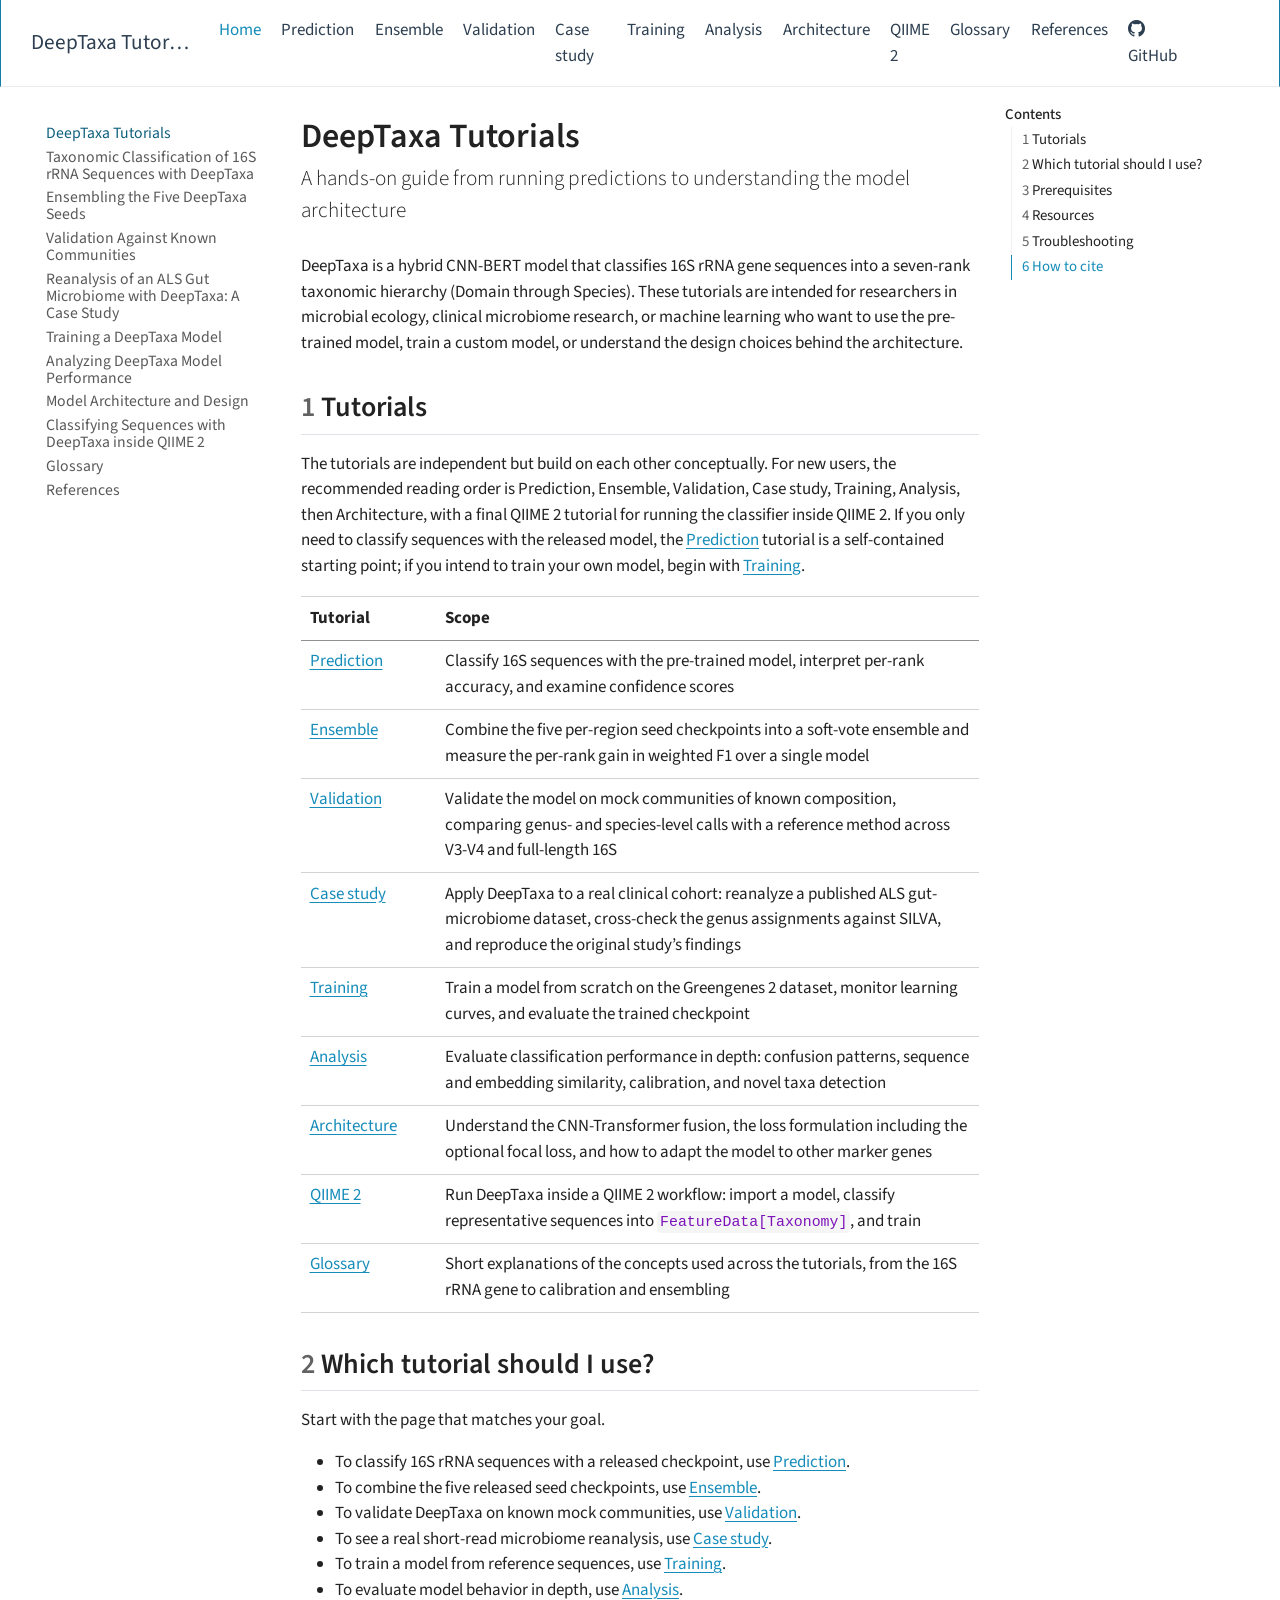
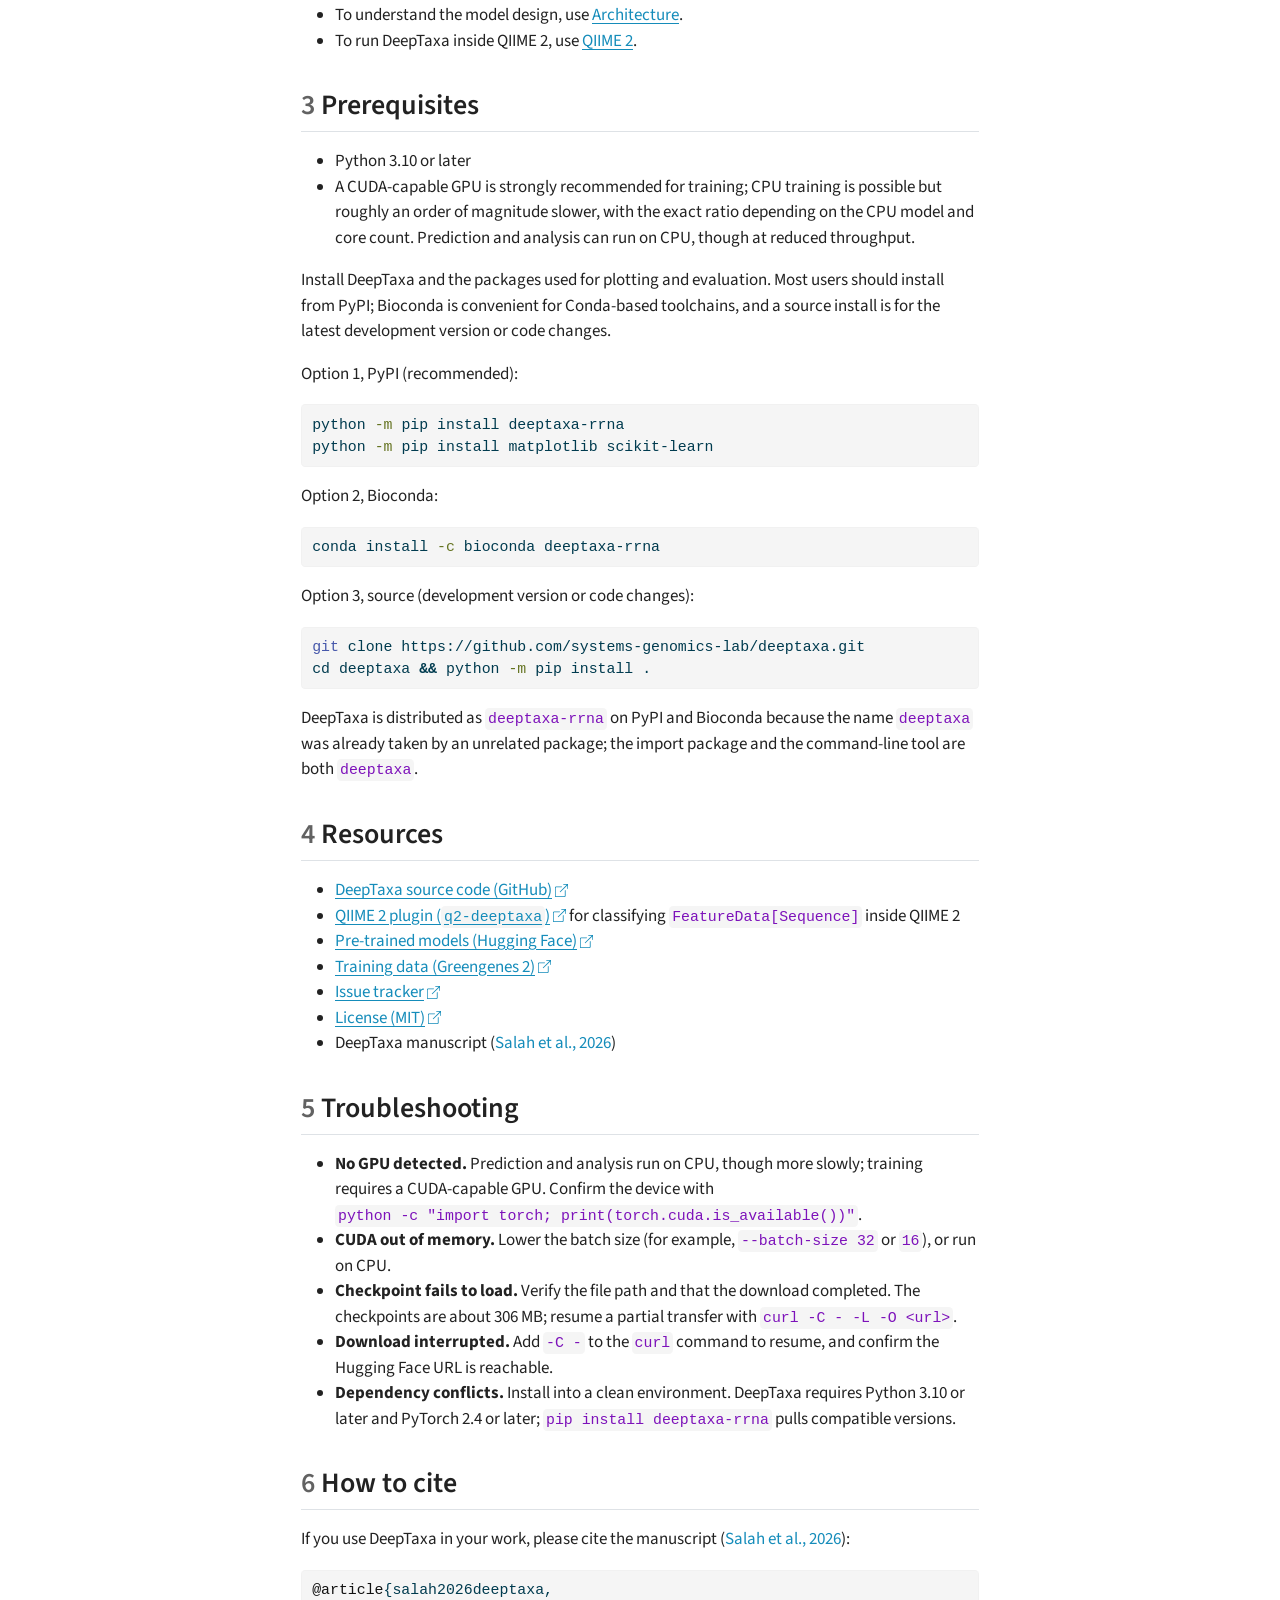
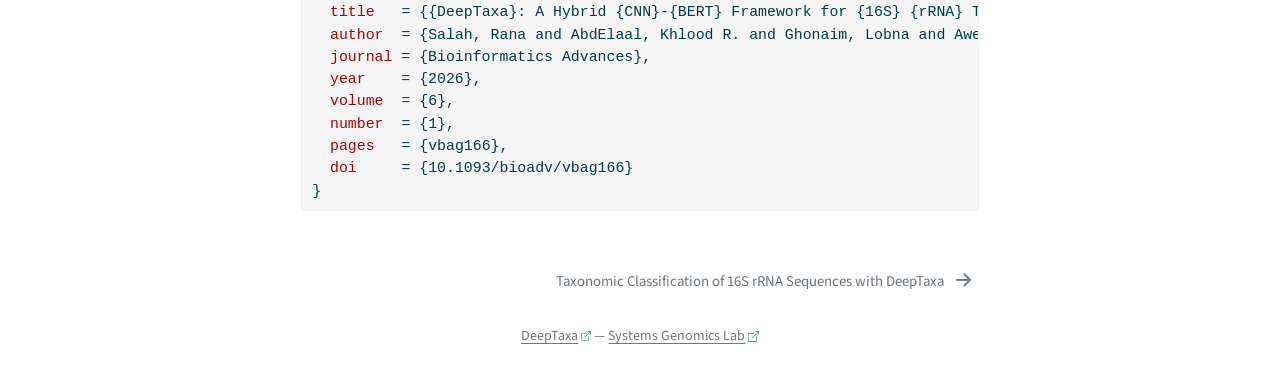
<file: index.html>
<!DOCTYPE html>
<html xmlns="http://www.w3.org/1999/xhtml" lang="en" xml:lang="en"><head>

<meta charset="utf-8">
<meta name="generator" content="quarto-1.9.36">

<meta name="viewport" content="width=device-width, initial-scale=1.0, user-scalable=yes">


<title>DeepTaxa Tutorials</title>
<style>
/* Default styles provided by pandoc.
** See https://pandoc.org/MANUAL.html#variables-for-html for config info.
*/
code{white-space: pre-wrap;}
span.smallcaps{font-variant: small-caps;}
div.columns{display: flex; gap: min(4vw, 1.5em);}
div.column{flex: auto; overflow-x: auto;}
div.hanging-indent{margin-left: 1.5em; text-indent: -1.5em;}
ul.task-list{list-style: none;}
ul.task-list li input[type="checkbox"] {
  width: 0.8em;
  margin: 0 0.8em 0.2em -1em; /* quarto-specific, see https://github.com/quarto-dev/quarto-cli/issues/4556 */ 
  vertical-align: middle;
}
/* CSS for syntax highlighting */
html { -webkit-text-size-adjust: 100%; }
pre > code.sourceCode { white-space: pre; position: relative; }
pre > code.sourceCode > span { display: inline-block; line-height: 1.25; }
pre > code.sourceCode > span:empty { height: 1.2em; }
.sourceCode { overflow: visible; }
code.sourceCode > span { color: inherit; text-decoration: inherit; }
div.sourceCode { margin: 1em 0; }
pre.sourceCode { margin: 0; }
@media screen {
div.sourceCode { overflow: auto; }
}
@media print {
pre > code.sourceCode { white-space: pre-wrap; }
pre > code.sourceCode > span { text-indent: -5em; padding-left: 5em; }
}
pre.numberSource code
  { counter-reset: source-line 0; }
pre.numberSource code > span
  { position: relative; left: -4em; counter-increment: source-line; }
pre.numberSource code > span > a:first-child::before
  { content: counter(source-line);
    position: relative; left: -1em; text-align: right; vertical-align: baseline;
    border: none; display: inline-block;
    -webkit-touch-callout: none; -webkit-user-select: none;
    -khtml-user-select: none; -moz-user-select: none;
    -ms-user-select: none; user-select: none;
    padding: 0 4px; width: 4em;
  }
pre.numberSource { margin-left: 3em;  padding-left: 4px; }
div.sourceCode
  {   }
@media screen {
pre > code.sourceCode > span > a:first-child::before { text-decoration: underline; }
}
/* CSS for citations */
div.csl-bib-body { }
div.csl-entry {
  clear: both;
  margin-bottom: 0em;
}
.hanging-indent div.csl-entry {
  margin-left:2em;
  text-indent:-2em;
}
div.csl-left-margin {
  min-width:2em;
  float:left;
}
div.csl-right-inline {
  margin-left:2em;
  padding-left:1em;
}
div.csl-indent {
  margin-left: 2em;
}</style>


<script src="site_libs/quarto-nav/quarto-nav.js"></script>
<script src="site_libs/quarto-nav/headroom.min.js"></script>
<script src="site_libs/clipboard/clipboard.min.js"></script>
<script src="site_libs/quarto-search/autocomplete.umd.js"></script>
<script src="site_libs/quarto-search/fuse.min.js"></script>
<script src="site_libs/quarto-search/quarto-search.js"></script>
<meta name="quarto:offset" content="./">
<link href="./prediction.html" rel="next">
<script src="site_libs/quarto-html/quarto.js" type="module"></script>
<script src="site_libs/quarto-html/tabsets/tabsets.js" type="module"></script>
<script src="site_libs/quarto-html/popper.min.js"></script>
<script src="site_libs/quarto-html/tippy.umd.min.js"></script>
<script src="site_libs/quarto-html/anchor.min.js"></script>
<link href="site_libs/quarto-html/tippy.css" rel="stylesheet">
<link href="site_libs/quarto-html/quarto-syntax-highlighting-845c23b38eaddc0f92fda52bfe77a8c8.css" rel="stylesheet" id="quarto-text-highlighting-styles">
<script src="site_libs/bootstrap/bootstrap.min.js"></script>
<link href="site_libs/bootstrap/bootstrap-icons.css" rel="stylesheet">
<link href="site_libs/bootstrap/bootstrap-482db2502be4e79ccbba6954410fcff1.min.css" rel="stylesheet" append-hash="true" id="quarto-bootstrap" data-mode="light">
<script id="quarto-search-options" type="application/json">{
  "location": "navbar",
  "copy-button": false,
  "collapse-after": 3,
  "panel-placement": "end",
  "type": "overlay",
  "limit": 50,
  "keyboard-shortcut": [
    "f",
    "/",
    "s"
  ],
  "show-item-context": false,
  "language": {
    "search-no-results-text": "No results",
    "search-matching-documents-text": "matching documents",
    "search-copy-link-title": "Copy link to search",
    "search-hide-matches-text": "Hide additional matches",
    "search-more-match-text": "more match in this document",
    "search-more-matches-text": "more matches in this document",
    "search-clear-button-title": "Clear",
    "search-text-placeholder": "",
    "search-detached-cancel-button-title": "Cancel",
    "search-submit-button-title": "Submit",
    "search-label": "Search"
  }
}</script>
<style>html{ scroll-behavior: smooth; }</style>
<!-- Cloudflare Web Analytics --><script defer="" src="https://static.cloudflareinsights.com/beacon.min.js" data-cf-beacon="{&quot;token&quot;: &quot;814105493de84c40bfe298120ac18d08&quot;}"></script><!-- End Cloudflare Web Analytics -->
<script>
// Point inline citation links at the central References page while keeping
// the on-page (hidden) bibliography that feeds the hover popups.
window.addEventListener('load', function () {
  var probe = document.querySelector('link[href*="site_libs/"], script[src*="site_libs/"]');
  var prefix = '';
  if (probe) { var u = probe.getAttribute('href') || probe.getAttribute('src'); prefix = u.substring(0, u.indexOf('site_libs/')); }
  document.querySelectorAll('a[role="doc-biblioref"]').forEach(function (a) {
    var frag = a.hash;
    if (frag && frag.indexOf('#ref-') === 0) a.setAttribute('href', prefix + 'references.html' + frag);
  });
});
</script>


</head>

<body class="nav-sidebar floating nav-fixed quarto-light">

<div id="quarto-search-results"></div>
  <header id="quarto-header" class="headroom fixed-top">
    <nav class="navbar navbar-expand-lg " data-bs-theme="dark">
      <div class="navbar-container container-fluid">
      <div class="navbar-brand-container mx-auto">
    <a class="navbar-brand" href="./index.html">
    <span class="navbar-title">DeepTaxa Tutorials</span>
    </a>
  </div>
            <div id="quarto-search" class="" title="Search"></div>
          <button class="navbar-toggler" type="button" data-bs-toggle="collapse" data-bs-target="#navbarCollapse" aria-controls="navbarCollapse" role="menu" aria-expanded="false" aria-label="Toggle navigation" onclick="if (window.quartoToggleHeadroom) { window.quartoToggleHeadroom(); }">
  <span class="navbar-toggler-icon"></span>
</button>
          <div class="collapse navbar-collapse" id="navbarCollapse">
            <ul class="navbar-nav navbar-nav-scroll me-auto">
  <li class="nav-item">
    <a class="nav-link active" href="./index.html" aria-current="page"> 
<span class="menu-text">Home</span></a>
  </li>  
  <li class="nav-item">
    <a class="nav-link" href="./prediction.html"> 
<span class="menu-text">Prediction</span></a>
  </li>  
  <li class="nav-item">
    <a class="nav-link" href="./ensemble.html"> 
<span class="menu-text">Ensemble</span></a>
  </li>  
  <li class="nav-item">
    <a class="nav-link" href="./validation.html"> 
<span class="menu-text">Validation</span></a>
  </li>  
  <li class="nav-item">
    <a class="nav-link" href="./casestudy.html"> 
<span class="menu-text">Case study</span></a>
  </li>  
  <li class="nav-item">
    <a class="nav-link" href="./training.html"> 
<span class="menu-text">Training</span></a>
  </li>  
  <li class="nav-item">
    <a class="nav-link" href="./analysis.html"> 
<span class="menu-text">Analysis</span></a>
  </li>  
  <li class="nav-item">
    <a class="nav-link" href="./architecture.html"> 
<span class="menu-text">Architecture</span></a>
  </li>  
  <li class="nav-item">
    <a class="nav-link" href="./qiime2.html"> 
<span class="menu-text">QIIME 2</span></a>
  </li>  
  <li class="nav-item">
    <a class="nav-link" href="./glossary.html"> 
<span class="menu-text">Glossary</span></a>
  </li>  
  <li class="nav-item">
    <a class="nav-link" href="./references.html"> 
<span class="menu-text">References</span></a>
  </li>  
</ul>
            <ul class="navbar-nav navbar-nav-scroll ms-auto">
  <li class="nav-item">
    <a class="nav-link" href="https://github.com/systems-genomics-lab/deeptaxa"> <i class="bi bi-github" role="img">
</i> 
<span class="menu-text">GitHub</span></a>
  </li>  
</ul>
          </div> <!-- /navcollapse -->
            <div class="quarto-navbar-tools">
</div>
      </div> <!-- /container-fluid -->
    </nav>
  <nav class="quarto-secondary-nav">
    <div class="container-fluid d-flex">
      <button type="button" class="quarto-btn-toggle btn" data-bs-toggle="collapse" role="button" data-bs-target=".quarto-sidebar-collapse-item" aria-controls="quarto-sidebar" aria-expanded="false" aria-label="Toggle sidebar navigation" onclick="if (window.quartoToggleHeadroom) { window.quartoToggleHeadroom(); }">
        <i class="bi bi-layout-text-sidebar-reverse"></i>
      </button>
        <nav class="quarto-page-breadcrumbs" aria-label="breadcrumb"><ol class="breadcrumb"><li class="breadcrumb-item"><a href="./index.html">DeepTaxa Tutorials</a></li></ol></nav>
        <a class="flex-grow-1" role="navigation" data-bs-toggle="collapse" data-bs-target=".quarto-sidebar-collapse-item" aria-controls="quarto-sidebar" aria-expanded="false" aria-label="Toggle sidebar navigation" onclick="if (window.quartoToggleHeadroom) { window.quartoToggleHeadroom(); }">      
        </a>
    </div>
  </nav>
</header>
<!-- content -->
<div id="quarto-content" class="quarto-container page-columns page-rows-contents page-layout-article page-navbar">
<!-- sidebar -->
  <nav id="quarto-sidebar" class="sidebar collapse collapse-horizontal quarto-sidebar-collapse-item sidebar-navigation floating overflow-auto">
    <div class="sidebar-menu-container"> 
    <ul class="list-unstyled mt-1">
        <li class="sidebar-item">
  <div class="sidebar-item-container"> 
  <a href="./index.html" class="sidebar-item-text sidebar-link active">
 <span class="menu-text">DeepTaxa Tutorials</span></a>
  </div>
</li>
        <li class="sidebar-item">
  <div class="sidebar-item-container"> 
  <a href="./prediction.html" class="sidebar-item-text sidebar-link">
 <span class="menu-text">Taxonomic Classification of 16S rRNA Sequences with DeepTaxa</span></a>
  </div>
</li>
        <li class="sidebar-item">
  <div class="sidebar-item-container"> 
  <a href="./ensemble.html" class="sidebar-item-text sidebar-link">
 <span class="menu-text">Ensembling the Five DeepTaxa Seeds</span></a>
  </div>
</li>
        <li class="sidebar-item">
  <div class="sidebar-item-container"> 
  <a href="./validation.html" class="sidebar-item-text sidebar-link">
 <span class="menu-text">Validation Against Known Communities</span></a>
  </div>
</li>
        <li class="sidebar-item">
  <div class="sidebar-item-container"> 
  <a href="./casestudy.html" class="sidebar-item-text sidebar-link">
 <span class="menu-text">Reanalysis of an ALS Gut Microbiome with DeepTaxa: A Case Study</span></a>
  </div>
</li>
        <li class="sidebar-item">
  <div class="sidebar-item-container"> 
  <a href="./training.html" class="sidebar-item-text sidebar-link">
 <span class="menu-text">Training a DeepTaxa Model</span></a>
  </div>
</li>
        <li class="sidebar-item">
  <div class="sidebar-item-container"> 
  <a href="./analysis.html" class="sidebar-item-text sidebar-link">
 <span class="menu-text">Analyzing DeepTaxa Model Performance</span></a>
  </div>
</li>
        <li class="sidebar-item">
  <div class="sidebar-item-container"> 
  <a href="./architecture.html" class="sidebar-item-text sidebar-link">
 <span class="menu-text">Model Architecture and Design</span></a>
  </div>
</li>
        <li class="sidebar-item">
  <div class="sidebar-item-container"> 
  <a href="./qiime2.html" class="sidebar-item-text sidebar-link">
 <span class="menu-text">Classifying Sequences with DeepTaxa inside QIIME 2</span></a>
  </div>
</li>
        <li class="sidebar-item">
  <div class="sidebar-item-container"> 
  <a href="./glossary.html" class="sidebar-item-text sidebar-link">
 <span class="menu-text">Glossary</span></a>
  </div>
</li>
        <li class="sidebar-item">
  <div class="sidebar-item-container"> 
  <a href="./references.html" class="sidebar-item-text sidebar-link">
 <span class="menu-text">References</span></a>
  </div>
</li>
    </ul>
    </div>
</nav>
<div id="quarto-sidebar-glass" class="quarto-sidebar-collapse-item" data-bs-toggle="collapse" data-bs-target=".quarto-sidebar-collapse-item"></div>
<!-- margin-sidebar -->
    <div id="quarto-margin-sidebar" class="sidebar margin-sidebar">
        <nav id="TOC" role="doc-toc" class="toc-active">
    <h2 id="toc-title">Contents</h2>
   
  <ul>
  <li><a href="#tutorials" id="toc-tutorials" class="nav-link active" data-scroll-target="#tutorials"><span class="header-section-number">1</span> Tutorials</a></li>
  <li><a href="#which-tutorial-should-i-use" id="toc-which-tutorial-should-i-use" class="nav-link" data-scroll-target="#which-tutorial-should-i-use"><span class="header-section-number">2</span> Which tutorial should I use?</a></li>
  <li><a href="#prerequisites" id="toc-prerequisites" class="nav-link" data-scroll-target="#prerequisites"><span class="header-section-number">3</span> Prerequisites</a></li>
  <li><a href="#resources" id="toc-resources" class="nav-link" data-scroll-target="#resources"><span class="header-section-number">4</span> Resources</a></li>
  <li><a href="#troubleshooting" id="toc-troubleshooting" class="nav-link" data-scroll-target="#troubleshooting"><span class="header-section-number">5</span> Troubleshooting</a></li>
  <li><a href="#how-to-cite" id="toc-how-to-cite" class="nav-link" data-scroll-target="#how-to-cite"><span class="header-section-number">6</span> How to cite</a></li>
  </ul>
</nav>
    </div>
<!-- main -->
<main class="content" id="quarto-document-content">

<header id="title-block-header" class="quarto-title-block default">
<div class="quarto-title">
<h1 class="title">DeepTaxa Tutorials</h1>
<p class="subtitle lead">A hands-on guide from running predictions to understanding the model architecture</p>
</div>



<div class="quarto-title-meta">

    
  
    
  </div>
  


</header>


<p>DeepTaxa is a hybrid CNN-BERT model that classifies 16S rRNA gene sequences into a seven-rank taxonomic hierarchy (Domain through Species). These tutorials are intended for researchers in microbial ecology, clinical microbiome research, or machine learning who want to use the pre-trained model, train a custom model, or understand the design choices behind the architecture.</p>
<section id="tutorials" class="level2" data-number="1">
<h2 data-number="1" class="anchored" data-anchor-id="tutorials"><span class="header-section-number">1</span> Tutorials</h2>
<p>The tutorials are independent but build on each other conceptually. For new users, the recommended reading order is Prediction, Ensemble, Validation, Case study, Training, Analysis, then Architecture, with a final QIIME 2 tutorial for running the classifier inside QIIME 2. If you only need to classify sequences with the released model, the <a href="./prediction.html">Prediction</a> tutorial is a self-contained starting point; if you intend to train your own model, begin with <a href="./training.html">Training</a>.</p>
<table class="caption-top table">
<colgroup>
<col style="width: 20%">
<col style="width: 80%">
</colgroup>
<thead>
<tr class="header">
<th>Tutorial</th>
<th>Scope</th>
</tr>
</thead>
<tbody>
<tr class="odd">
<td><a href="./prediction.html">Prediction</a></td>
<td>Classify 16S sequences with the pre-trained model, interpret per-rank accuracy, and examine confidence scores</td>
</tr>
<tr class="even">
<td><a href="./ensemble.html">Ensemble</a></td>
<td>Combine the five per-region seed checkpoints into a soft-vote ensemble and measure the per-rank gain in weighted F1 over a single model</td>
</tr>
<tr class="odd">
<td><a href="./validation.html">Validation</a></td>
<td>Validate the model on mock communities of known composition, comparing genus- and species-level calls with a reference method across V3-V4 and full-length 16S</td>
</tr>
<tr class="even">
<td><a href="./casestudy.html">Case study</a></td>
<td>Apply DeepTaxa to a real clinical cohort: reanalyze a published ALS gut-microbiome dataset, cross-check the genus assignments against SILVA, and reproduce the original study’s findings</td>
</tr>
<tr class="odd">
<td><a href="./training.html">Training</a></td>
<td>Train a model from scratch on the Greengenes 2 dataset, monitor learning curves, and evaluate the trained checkpoint</td>
</tr>
<tr class="even">
<td><a href="./analysis.html">Analysis</a></td>
<td>Evaluate classification performance in depth: confusion patterns, sequence and embedding similarity, calibration, and novel taxa detection</td>
</tr>
<tr class="odd">
<td><a href="./architecture.html">Architecture</a></td>
<td>Understand the CNN-Transformer fusion, the loss formulation including the optional focal loss, and how to adapt the model to other marker genes</td>
</tr>
<tr class="even">
<td><a href="./qiime2.html">QIIME 2</a></td>
<td>Run DeepTaxa inside a QIIME 2 workflow: import a model, classify representative sequences into <code>FeatureData[Taxonomy]</code>, and train</td>
</tr>
<tr class="odd">
<td><a href="./glossary.html">Glossary</a></td>
<td>Short explanations of the concepts used across the tutorials, from the 16S rRNA gene to calibration and ensembling</td>
</tr>
</tbody>
</table>
</section>
<section id="which-tutorial-should-i-use" class="level2" data-number="2">
<h2 data-number="2" class="anchored" data-anchor-id="which-tutorial-should-i-use"><span class="header-section-number">2</span> Which tutorial should I use?</h2>
<p>Start with the page that matches your goal.</p>
<ul>
<li>To classify 16S rRNA sequences with a released checkpoint, use <a href="./prediction.html">Prediction</a>.</li>
<li>To combine the five released seed checkpoints, use <a href="./ensemble.html">Ensemble</a>.</li>
<li>To validate DeepTaxa on known mock communities, use <a href="./validation.html">Validation</a>.</li>
<li>To see a real short-read microbiome reanalysis, use <a href="./casestudy.html">Case study</a>.</li>
<li>To train a model from reference sequences, use <a href="./training.html">Training</a>.</li>
<li>To evaluate model behavior in depth, use <a href="./analysis.html">Analysis</a>.</li>
<li>To understand the model design, use <a href="./architecture.html">Architecture</a>.</li>
<li>To run DeepTaxa inside QIIME 2, use <a href="./qiime2.html">QIIME 2</a>.</li>
</ul>
</section>
<section id="prerequisites" class="level2" data-number="3">
<h2 data-number="3" class="anchored" data-anchor-id="prerequisites"><span class="header-section-number">3</span> Prerequisites</h2>
<ul>
<li>Python 3.10 or later</li>
<li>A CUDA-capable GPU is strongly recommended for training; CPU training is possible but roughly an order of magnitude slower, with the exact ratio depending on the CPU model and core count. Prediction and analysis can run on CPU, though at reduced throughput.</li>
</ul>
<p>Install DeepTaxa and the packages used for plotting and evaluation. Most users should install from PyPI; Bioconda is convenient for Conda-based toolchains, and a source install is for the latest development version or code changes.</p>
<p>Option 1, PyPI (recommended):</p>
<div class="code-copy-outer-scaffold"><div class="sourceCode" id="cb1"><pre class="sourceCode bash code-with-copy"><code class="sourceCode bash"><span id="cb1-1"><a href="#cb1-1" aria-hidden="true" tabindex="-1"></a><span class="ex">python</span> <span class="at">-m</span> pip install deeptaxa-rrna</span>
<span id="cb1-2"><a href="#cb1-2" aria-hidden="true" tabindex="-1"></a><span class="ex">python</span> <span class="at">-m</span> pip install matplotlib scikit-learn</span></code></pre></div><button title="Copy to Clipboard" class="code-copy-button"><i class="bi"></i></button></div>
<p>Option 2, Bioconda:</p>
<div class="code-copy-outer-scaffold"><div class="sourceCode" id="cb2"><pre class="sourceCode bash code-with-copy"><code class="sourceCode bash"><span id="cb2-1"><a href="#cb2-1" aria-hidden="true" tabindex="-1"></a><span class="ex">conda</span> install <span class="at">-c</span> bioconda deeptaxa-rrna</span></code></pre></div><button title="Copy to Clipboard" class="code-copy-button"><i class="bi"></i></button></div>
<p>Option 3, source (development version or code changes):</p>
<div class="code-copy-outer-scaffold"><div class="sourceCode" id="cb3"><pre class="sourceCode bash code-with-copy"><code class="sourceCode bash"><span id="cb3-1"><a href="#cb3-1" aria-hidden="true" tabindex="-1"></a><span class="fu">git</span> clone https://github.com/systems-genomics-lab/deeptaxa.git</span>
<span id="cb3-2"><a href="#cb3-2" aria-hidden="true" tabindex="-1"></a><span class="bu">cd</span> deeptaxa <span class="kw">&amp;&amp;</span> <span class="ex">python</span> <span class="at">-m</span> pip install .</span></code></pre></div><button title="Copy to Clipboard" class="code-copy-button"><i class="bi"></i></button></div>
<p>DeepTaxa is distributed as <code>deeptaxa-rrna</code> on PyPI and Bioconda because the name <code>deeptaxa</code> was already taken by an unrelated package; the import package and the command-line tool are both <code>deeptaxa</code>.</p>
</section>
<section id="resources" class="level2" data-number="4">
<h2 data-number="4" class="anchored" data-anchor-id="resources"><span class="header-section-number">4</span> Resources</h2>
<ul>
<li><a href="https://github.com/systems-genomics-lab/deeptaxa">DeepTaxa source code (GitHub)</a></li>
<li><a href="https://github.com/systems-genomics-lab/deeptaxa/tree/main/q2_deeptaxa">QIIME 2 plugin (<code>q2-deeptaxa</code>)</a> for classifying <code>FeatureData[Sequence]</code> inside QIIME 2</li>
<li><a href="https://huggingface.co/systems-genomics-lab/deeptaxa">Pre-trained models (Hugging Face)</a></li>
<li><a href="https://huggingface.co/datasets/systems-genomics-lab/greengenes">Training data (Greengenes 2)</a></li>
<li><a href="https://github.com/systems-genomics-lab/deeptaxa/issues">Issue tracker</a></li>
<li><a href="https://github.com/systems-genomics-lab/deeptaxa/blob/main/LICENSE">License (MIT)</a></li>
<li>DeepTaxa manuscript <span class="citation" data-cites="salah2026deeptaxa">(<a href="#ref-salah2026deeptaxa" role="doc-biblioref">Salah et al., 2026</a>)</span></li>
</ul>
</section>
<section id="troubleshooting" class="level2" data-number="5">
<h2 data-number="5" class="anchored" data-anchor-id="troubleshooting"><span class="header-section-number">5</span> Troubleshooting</h2>
<ul>
<li><strong>No GPU detected.</strong> Prediction and analysis run on CPU, though more slowly; training requires a CUDA-capable GPU. Confirm the device with <code>python -c "import torch; print(torch.cuda.is_available())"</code>.</li>
<li><strong>CUDA out of memory.</strong> Lower the batch size (for example, <code>--batch-size 32</code> or <code>16</code>), or run on CPU.</li>
<li><strong>Checkpoint fails to load.</strong> Verify the file path and that the download completed. The checkpoints are about 306 MB; resume a partial transfer with <code>curl -C - -L -O &lt;url&gt;</code>.</li>
<li><strong>Download interrupted.</strong> Add <code>-C -</code> to the <code>curl</code> command to resume, and confirm the Hugging Face URL is reachable.</li>
<li><strong>Dependency conflicts.</strong> Install into a clean environment. DeepTaxa requires Python 3.10 or later and PyTorch 2.4 or later; <code>pip install deeptaxa-rrna</code> pulls compatible versions.</li>
</ul>
</section>
<section id="how-to-cite" class="level2" data-number="6">
<h2 data-number="6" class="anchored" data-anchor-id="how-to-cite"><span class="header-section-number">6</span> How to cite</h2>
<p>If you use DeepTaxa in your work, please cite the manuscript <span class="citation" data-cites="salah2026deeptaxa">(<a href="#ref-salah2026deeptaxa" role="doc-biblioref">Salah et al., 2026</a>)</span>:</p>
<div class="code-copy-outer-scaffold"><div class="sourceCode" id="cb4"><pre class="sourceCode bibtex code-with-copy"><code class="sourceCode bibtex"><span id="cb4-1"><a href="#cb4-1" aria-hidden="true" tabindex="-1"></a><span class="va">@article</span>{<span class="ot">salah2026deeptaxa</span>,</span>
<span id="cb4-2"><a href="#cb4-2" aria-hidden="true" tabindex="-1"></a>  <span class="dt">title</span>   = {{DeepTaxa}: A Hybrid {CNN}-{BERT} Framework for {16S} {rRNA} Taxonomic Classification},</span>
<span id="cb4-3"><a href="#cb4-3" aria-hidden="true" tabindex="-1"></a>  <span class="dt">author</span>  = {Salah, Rana and AbdElaal, Khlood R. and Ghonaim, Lobna and Awe, Olaitan I. and Moustafa, Ahmed},</span>
<span id="cb4-4"><a href="#cb4-4" aria-hidden="true" tabindex="-1"></a>  <span class="dt">journal</span> = {Bioinformatics Advances},</span>
<span id="cb4-5"><a href="#cb4-5" aria-hidden="true" tabindex="-1"></a>  <span class="dt">year</span>    = {2026},</span>
<span id="cb4-6"><a href="#cb4-6" aria-hidden="true" tabindex="-1"></a>  <span class="dt">volume</span>  = {6},</span>
<span id="cb4-7"><a href="#cb4-7" aria-hidden="true" tabindex="-1"></a>  <span class="dt">number</span>  = {1},</span>
<span id="cb4-8"><a href="#cb4-8" aria-hidden="true" tabindex="-1"></a>  <span class="dt">pages</span>   = {vbag166},</span>
<span id="cb4-9"><a href="#cb4-9" aria-hidden="true" tabindex="-1"></a>  <span class="dt">doi</span>     = {10.1093/bioadv/vbag166}</span>
<span id="cb4-10"><a href="#cb4-10" aria-hidden="true" tabindex="-1"></a>}</span></code></pre></div><button title="Copy to Clipboard" class="code-copy-button"><i class="bi"></i></button></div>



</section>

<div id="quarto-appendix" class="default"><section class="quarto-appendix-contents" role="doc-bibliography" id="quarto-bibliography"><h2 class="anchored quarto-appendix-heading">References</h2><div id="refs" class="references csl-bib-body hanging-indent" data-entry-spacing="0" data-line-spacing="2" role="list">
<div id="ref-salah2026deeptaxa" class="csl-entry" role="listitem">
Salah, R., AbdElaal, K. R., Ghonaim, L., Awe, O. I., &amp; Moustafa, A. (2026). <span>DeepTaxa</span>: A hybrid <span>CNN</span>-<span>BERT</span> framework for <span>16S</span> <span class="nocase">rRNA</span> taxonomic classification. <em>Bioinformatics Advances</em>, <em>6</em>(1), vbag166. <a href="https://doi.org/10.1093/bioadv/vbag166">https://doi.org/10.1093/bioadv/vbag166</a>
</div>
</div></section></div></main> <!-- /main -->
<script id="quarto-html-after-body" type="application/javascript">
  window.document.addEventListener("DOMContentLoaded", function (event) {
    const icon = "";
    const anchorJS = new window.AnchorJS();
    anchorJS.options = {
      placement: 'right',
      icon: icon
    };
    anchorJS.add('.anchored');
    const isCodeAnnotation = (el) => {
      for (const clz of el.classList) {
        if (clz.startsWith('code-annotation-')) {                     
          return true;
        }
      }
      return false;
    }
    const onCopySuccess = function(e) {
      // button target
      const button = e.trigger;
      // don't keep focus
      button.blur();
      // flash "checked"
      button.classList.add('code-copy-button-checked');
      var currentTitle = button.getAttribute("title");
      button.setAttribute("title", "Copied!");
      let tooltip;
      if (window.bootstrap) {
        button.setAttribute("data-bs-toggle", "tooltip");
        button.setAttribute("data-bs-placement", "left");
        button.setAttribute("data-bs-title", "Copied!");
        tooltip = new bootstrap.Tooltip(button, 
          { trigger: "manual", 
            customClass: "code-copy-button-tooltip",
            offset: [0, -8]});
        tooltip.show();    
      }
      setTimeout(function() {
        if (tooltip) {
          tooltip.hide();
          button.removeAttribute("data-bs-title");
          button.removeAttribute("data-bs-toggle");
          button.removeAttribute("data-bs-placement");
        }
        button.setAttribute("title", currentTitle);
        button.classList.remove('code-copy-button-checked');
      }, 1000);
      // clear code selection
      e.clearSelection();
    }
    const getTextToCopy = function(trigger) {
      const outerScaffold = trigger.parentElement.cloneNode(true);
      const codeEl = outerScaffold.querySelector('code');
      for (const childEl of codeEl.children) {
        if (isCodeAnnotation(childEl)) {
          childEl.remove();
        }
      }
      return codeEl.innerText;
    }
    const clipboard = new window.ClipboardJS('.code-copy-button:not([data-in-quarto-modal])', {
      text: getTextToCopy
    });
    clipboard.on('success', onCopySuccess);
    if (window.document.getElementById('quarto-embedded-source-code-modal')) {
      const clipboardModal = new window.ClipboardJS('.code-copy-button[data-in-quarto-modal]', {
        text: getTextToCopy,
        container: window.document.getElementById('quarto-embedded-source-code-modal')
      });
      clipboardModal.on('success', onCopySuccess);
    }
      var localhostRegex = new RegExp(/^(?:http|https):\/\/localhost\:?[0-9]*\//);
      var mailtoRegex = new RegExp(/^mailto:/);
        var filterRegex = new RegExp('/' + window.location.host + '/');
      var isInternal = (href) => {
          return filterRegex.test(href) || localhostRegex.test(href) || mailtoRegex.test(href);
      }
      // Inspect non-navigation links and adorn them if external
     var links = window.document.querySelectorAll('a[href]:not(.nav-link):not(.navbar-brand):not(.toc-action):not(.sidebar-link):not(.sidebar-item-toggle):not(.pagination-link):not(.no-external):not([aria-hidden]):not(.dropdown-item):not(.quarto-navigation-tool):not(.about-link)');
      for (var i=0; i<links.length; i++) {
        const link = links[i];
        if (!isInternal(link.href)) {
          // undo the damage that might have been done by quarto-nav.js in the case of
          // links that we want to consider external
          if (link.dataset.originalHref !== undefined) {
            link.href = link.dataset.originalHref;
          }
            // target, if specified
            link.setAttribute("target", "_blank");
            if (link.getAttribute("rel") === null) {
              link.setAttribute("rel", "noopener");
            }
            // default icon
            link.classList.add("external");
        }
      }
    function tippyHover(el, contentFn, onTriggerFn, onUntriggerFn) {
      const config = {
        allowHTML: true,
        maxWidth: 500,
        delay: 100,
        arrow: false,
        appendTo: function(el) {
            return el.parentElement;
        },
        interactive: true,
        interactiveBorder: 10,
        theme: 'quarto',
        placement: 'bottom-start',
      };
      if (contentFn) {
        config.content = contentFn;
      }
      if (onTriggerFn) {
        config.onTrigger = onTriggerFn;
      }
      if (onUntriggerFn) {
        config.onUntrigger = onUntriggerFn;
      }
      window.tippy(el, config); 
    }
    const noterefs = window.document.querySelectorAll('a[role="doc-noteref"]');
    for (var i=0; i<noterefs.length; i++) {
      const ref = noterefs[i];
      tippyHover(ref, function() {
        // use id or data attribute instead here
        let href = ref.getAttribute('data-footnote-href') || ref.getAttribute('href');
        try { href = new URL(href).hash; } catch {}
        const id = href.replace(/^#\/?/, "");
        const note = window.document.getElementById(id);
        if (note) {
          return note.innerHTML;
        } else {
          return "";
        }
      });
    }
    const xrefs = window.document.querySelectorAll('a.quarto-xref');
    const processXRef = (id, note) => {
      // Strip column container classes
      const stripColumnClz = (el) => {
        el.classList.remove("page-full", "page-columns");
        if (el.children) {
          for (const child of el.children) {
            stripColumnClz(child);
          }
        }
      }
      stripColumnClz(note)
      if (id === null || id.startsWith('sec-')) {
        // Special case sections, only their first couple elements
        const container = document.createElement("div");
        if (note.children && note.children.length > 2) {
          container.appendChild(note.children[0].cloneNode(true));
          for (let i = 1; i < note.children.length; i++) {
            const child = note.children[i];
            if (child.tagName === "P" && child.innerText === "") {
              continue;
            } else {
              container.appendChild(child.cloneNode(true));
              break;
            }
          }
          if (window.Quarto?.typesetMath) {
            window.Quarto.typesetMath(container);
          }
          return container.innerHTML
        } else {
          if (window.Quarto?.typesetMath) {
            window.Quarto.typesetMath(note);
          }
          return note.innerHTML;
        }
      } else {
        // Remove any anchor links if they are present
        const anchorLink = note.querySelector('a.anchorjs-link');
        if (anchorLink) {
          anchorLink.remove();
        }
        if (window.Quarto?.typesetMath) {
          window.Quarto.typesetMath(note);
        }
        if (note.classList.contains("callout")) {
          return note.outerHTML;
        } else {
          return note.innerHTML;
        }
      }
    }
    for (var i=0; i<xrefs.length; i++) {
      const xref = xrefs[i];
      tippyHover(xref, undefined, function(instance) {
        instance.disable();
        let url = xref.getAttribute('href');
        let hash = undefined; 
        if (url.startsWith('#')) {
          hash = url;
        } else {
          try { hash = new URL(url).hash; } catch {}
        }
        if (hash) {
          const id = hash.replace(/^#\/?/, "");
          const note = window.document.getElementById(id);
          if (note !== null) {
            try {
              const html = processXRef(id, note.cloneNode(true));
              instance.setContent(html);
            } finally {
              instance.enable();
              instance.show();
            }
          } else {
            // See if we can fetch this
            fetch(url.split('#')[0])
            .then(res => res.text())
            .then(html => {
              const parser = new DOMParser();
              const htmlDoc = parser.parseFromString(html, "text/html");
              const note = htmlDoc.getElementById(id);
              if (note !== null) {
                const html = processXRef(id, note);
                instance.setContent(html);
              } 
            }).finally(() => {
              instance.enable();
              instance.show();
            });
          }
        } else {
          // See if we can fetch a full url (with no hash to target)
          // This is a special case and we should probably do some content thinning / targeting
          fetch(url)
          .then(res => res.text())
          .then(html => {
            const parser = new DOMParser();
            const htmlDoc = parser.parseFromString(html, "text/html");
            const note = htmlDoc.querySelector('main.content');
            if (note !== null) {
              // This should only happen for chapter cross references
              // (since there is no id in the URL)
              // remove the first header
              if (note.children.length > 0 && note.children[0].tagName === "HEADER") {
                note.children[0].remove();
              }
              const html = processXRef(null, note);
              instance.setContent(html);
            } 
          }).finally(() => {
            instance.enable();
            instance.show();
          });
        }
      }, function(instance) {
      });
    }
        let selectedAnnoteEl;
        const selectorForAnnotation = ( cell, annotation) => {
          let cellAttr = 'data-code-cell="' + cell + '"';
          let lineAttr = 'data-code-annotation="' +  annotation + '"';
          const selector = 'span[' + cellAttr + '][' + lineAttr + ']';
          return selector;
        }
        const selectCodeLines = (annoteEl) => {
          const doc = window.document;
          const targetCell = annoteEl.getAttribute("data-target-cell");
          const targetAnnotation = annoteEl.getAttribute("data-target-annotation");
          const annoteSpan = window.document.querySelector(selectorForAnnotation(targetCell, targetAnnotation));
          const lines = annoteSpan.getAttribute("data-code-lines").split(",");
          const lineIds = lines.map((line) => {
            return targetCell + "-" + line;
          })
          let top = null;
          let height = null;
          let parent = null;
          if (lineIds.length > 0) {
              //compute the position of the single el (top and bottom and make a div)
              const el = window.document.getElementById(lineIds[0]);
              top = el.offsetTop;
              height = el.offsetHeight;
              parent = el.parentElement.parentElement;
            if (lineIds.length > 1) {
              const lastEl = window.document.getElementById(lineIds[lineIds.length - 1]);
              const bottom = lastEl.offsetTop + lastEl.offsetHeight;
              height = bottom - top;
            }
            if (top !== null && height !== null && parent !== null) {
              // cook up a div (if necessary) and position it 
              let div = window.document.getElementById("code-annotation-line-highlight");
              if (div === null) {
                div = window.document.createElement("div");
                div.setAttribute("id", "code-annotation-line-highlight");
                div.style.position = 'absolute';
                parent.appendChild(div);
              }
              div.style.top = top - 2 + "px";
              div.style.height = height + 4 + "px";
              div.style.left = 0;
              let gutterDiv = window.document.getElementById("code-annotation-line-highlight-gutter");
              if (gutterDiv === null) {
                gutterDiv = window.document.createElement("div");
                gutterDiv.setAttribute("id", "code-annotation-line-highlight-gutter");
                gutterDiv.style.position = 'absolute';
                const codeCell = window.document.getElementById(targetCell);
                const gutter = codeCell.querySelector('.code-annotation-gutter');
                gutter.appendChild(gutterDiv);
              }
              gutterDiv.style.top = top - 2 + "px";
              gutterDiv.style.height = height + 4 + "px";
            }
            selectedAnnoteEl = annoteEl;
          }
        };
        const unselectCodeLines = () => {
          const elementsIds = ["code-annotation-line-highlight", "code-annotation-line-highlight-gutter"];
          elementsIds.forEach((elId) => {
            const div = window.document.getElementById(elId);
            if (div) {
              div.remove();
            }
          });
          selectedAnnoteEl = undefined;
        };
          // Handle positioning of the toggle
      window.addEventListener(
        "resize",
        throttle(() => {
          elRect = undefined;
          if (selectedAnnoteEl) {
            selectCodeLines(selectedAnnoteEl);
          }
        }, 10)
      );
      function throttle(fn, ms) {
      let throttle = false;
      let timer;
        return (...args) => {
          if(!throttle) { // first call gets through
              fn.apply(this, args);
              throttle = true;
          } else { // all the others get throttled
              if(timer) clearTimeout(timer); // cancel #2
              timer = setTimeout(() => {
                fn.apply(this, args);
                timer = throttle = false;
              }, ms);
          }
        };
      }
        // Attach click handler to the DT
        const annoteDls = window.document.querySelectorAll('dt[data-target-cell]');
        for (const annoteDlNode of annoteDls) {
          annoteDlNode.addEventListener('click', (event) => {
            const clickedEl = event.target;
            if (clickedEl !== selectedAnnoteEl) {
              unselectCodeLines();
              const activeEl = window.document.querySelector('dt[data-target-cell].code-annotation-active');
              if (activeEl) {
                activeEl.classList.remove('code-annotation-active');
              }
              selectCodeLines(clickedEl);
              clickedEl.classList.add('code-annotation-active');
            } else {
              // Unselect the line
              unselectCodeLines();
              clickedEl.classList.remove('code-annotation-active');
            }
          });
        }
    const findCites = (el) => {
      const parentEl = el.parentElement;
      if (parentEl) {
        const cites = parentEl.dataset.cites;
        if (cites) {
          return {
            el,
            cites: cites.split(' ')
          };
        } else {
          return findCites(el.parentElement)
        }
      } else {
        return undefined;
      }
    };
    var bibliorefs = window.document.querySelectorAll('a[role="doc-biblioref"]');
    for (var i=0; i<bibliorefs.length; i++) {
      const ref = bibliorefs[i];
      const citeInfo = findCites(ref);
      if (citeInfo) {
        tippyHover(citeInfo.el, function() {
          var popup = window.document.createElement('div');
          citeInfo.cites.forEach(function(cite) {
            var citeDiv = window.document.createElement('div');
            citeDiv.classList.add('hanging-indent');
            citeDiv.classList.add('csl-entry');
            var biblioDiv = window.document.getElementById('ref-' + cite);
            if (biblioDiv) {
              citeDiv.innerHTML = biblioDiv.innerHTML;
            }
            popup.appendChild(citeDiv);
          });
          return popup.innerHTML;
        });
      }
    }
  });
  </script>
<nav class="page-navigation">
  <div class="nav-page nav-page-previous">
  </div>
  <div class="nav-page nav-page-next">
      <a href="./prediction.html" class="pagination-link" aria-label="Taxonomic Classification of 16S rRNA Sequences with DeepTaxa">
        <span class="nav-page-text">Taxonomic Classification of 16S rRNA Sequences with DeepTaxa</span> <i class="bi bi-arrow-right-short"></i>
      </a>
  </div>
</nav>
</div> <!-- /content -->
<footer class="footer">
  <div class="nav-footer">
    <div class="nav-footer-left">
      &nbsp;
    </div>   
    <div class="nav-footer-center">
<p><a href="https://github.com/systems-genomics-lab/deeptaxa">DeepTaxa</a> — <a href="http://systemsgenomics.io/">Systems Genomics Lab</a></p>
</div>
    <div class="nav-footer-right">
      &nbsp;
    </div>
  </div>
</footer>




<script src="site_libs/quarto-html/zenscroll-min.js"></script>
</body></html>
</file>
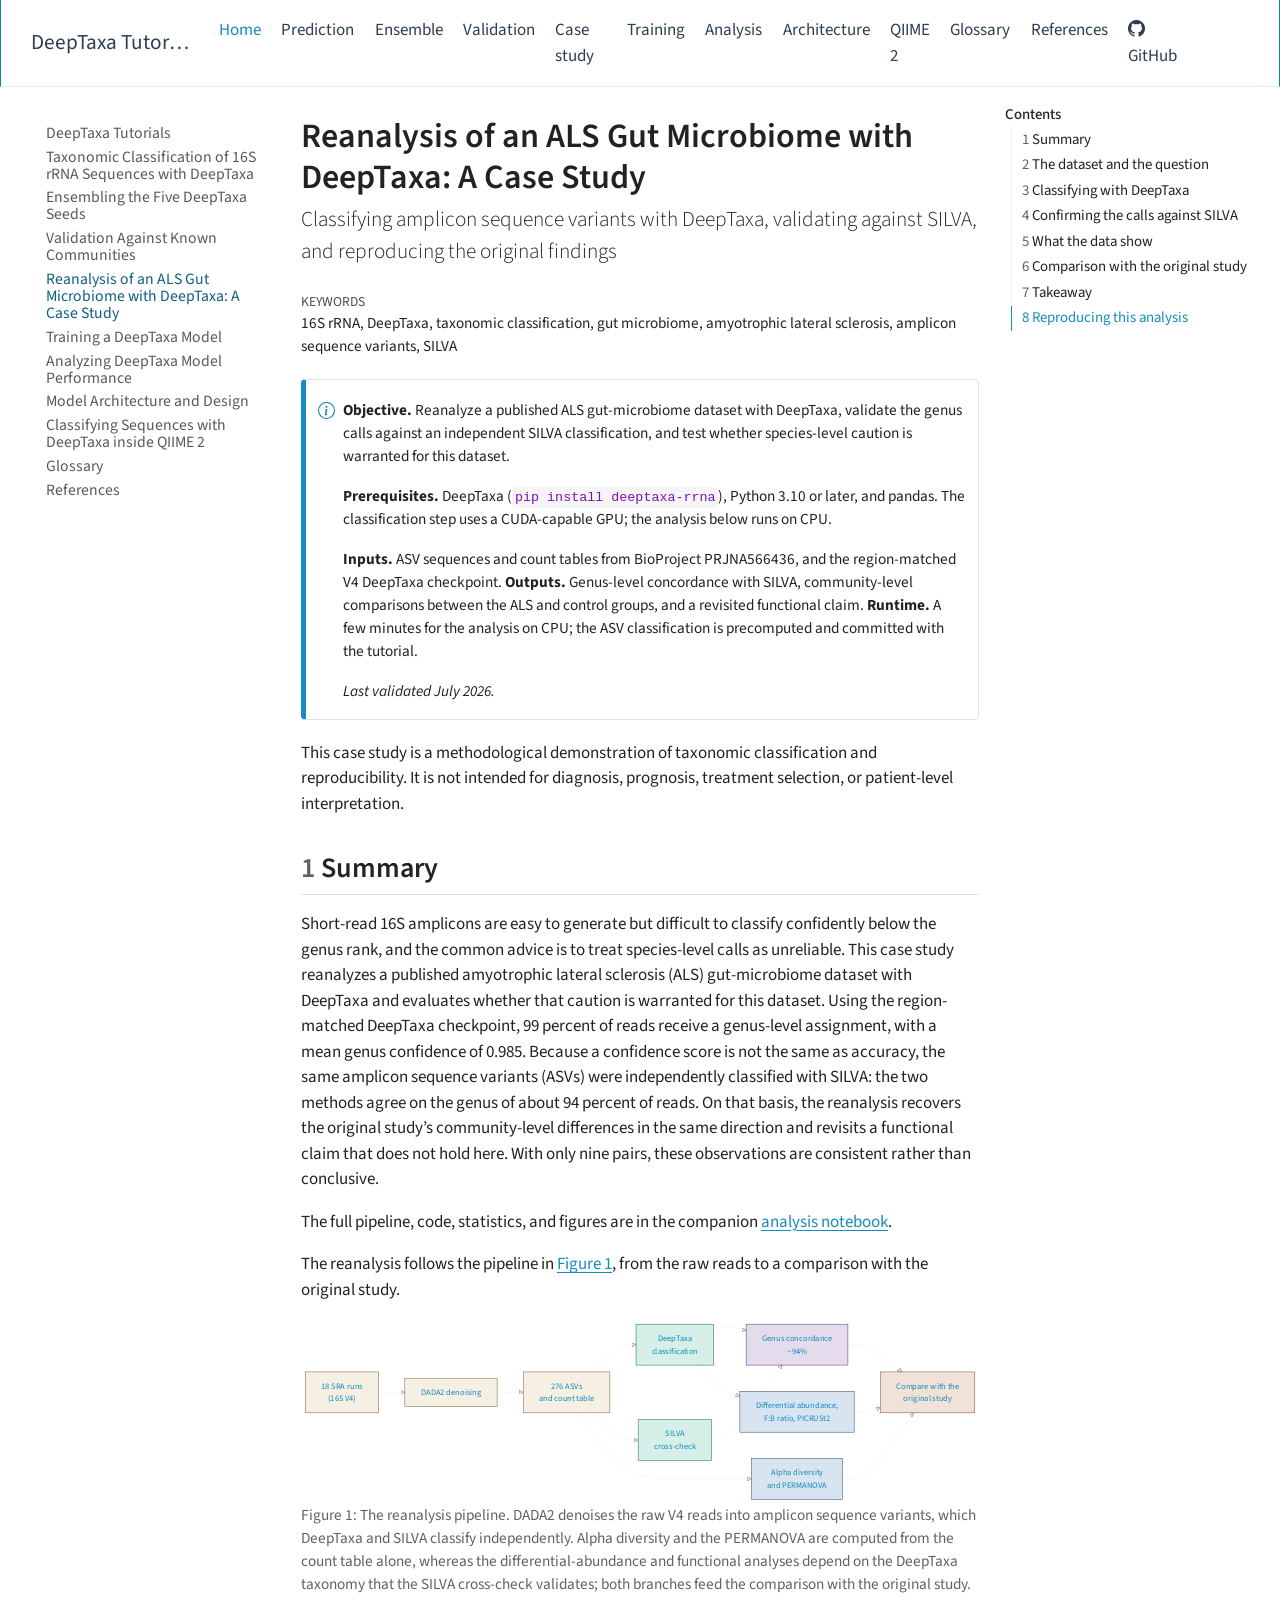
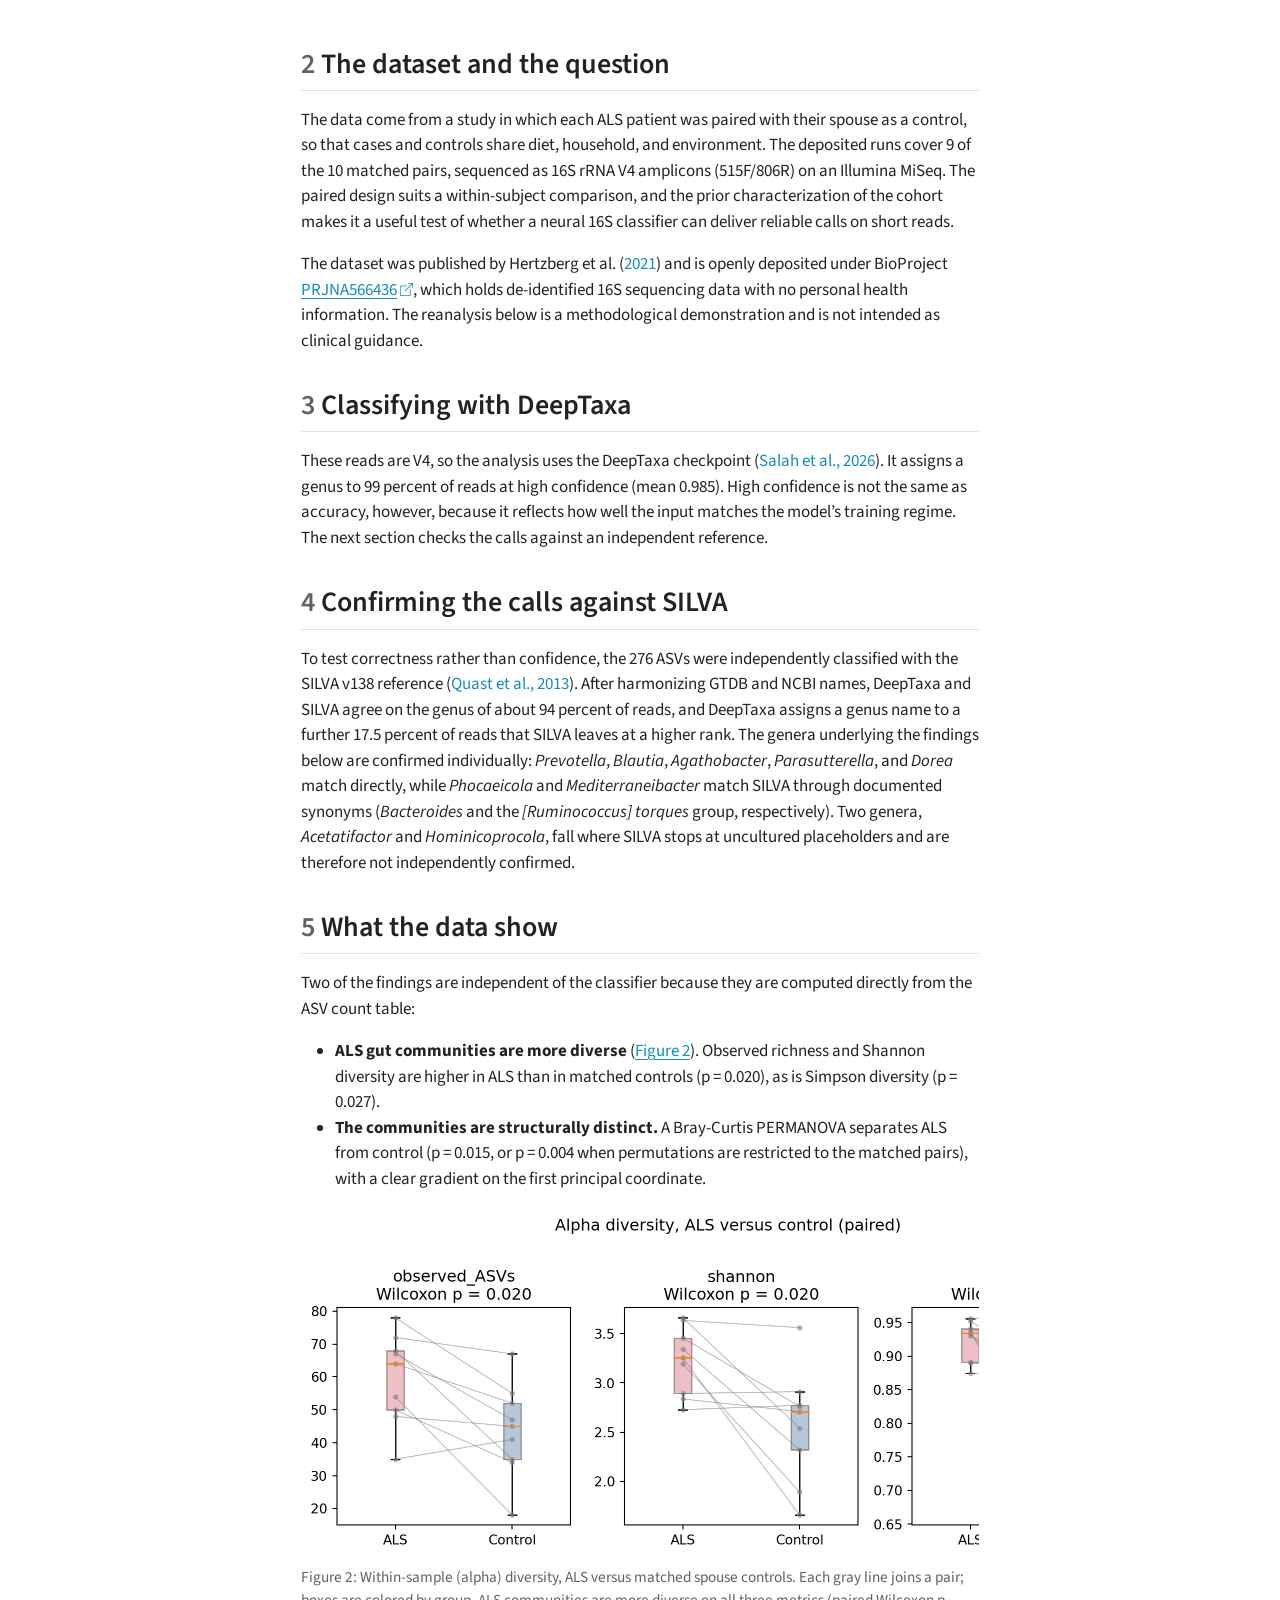
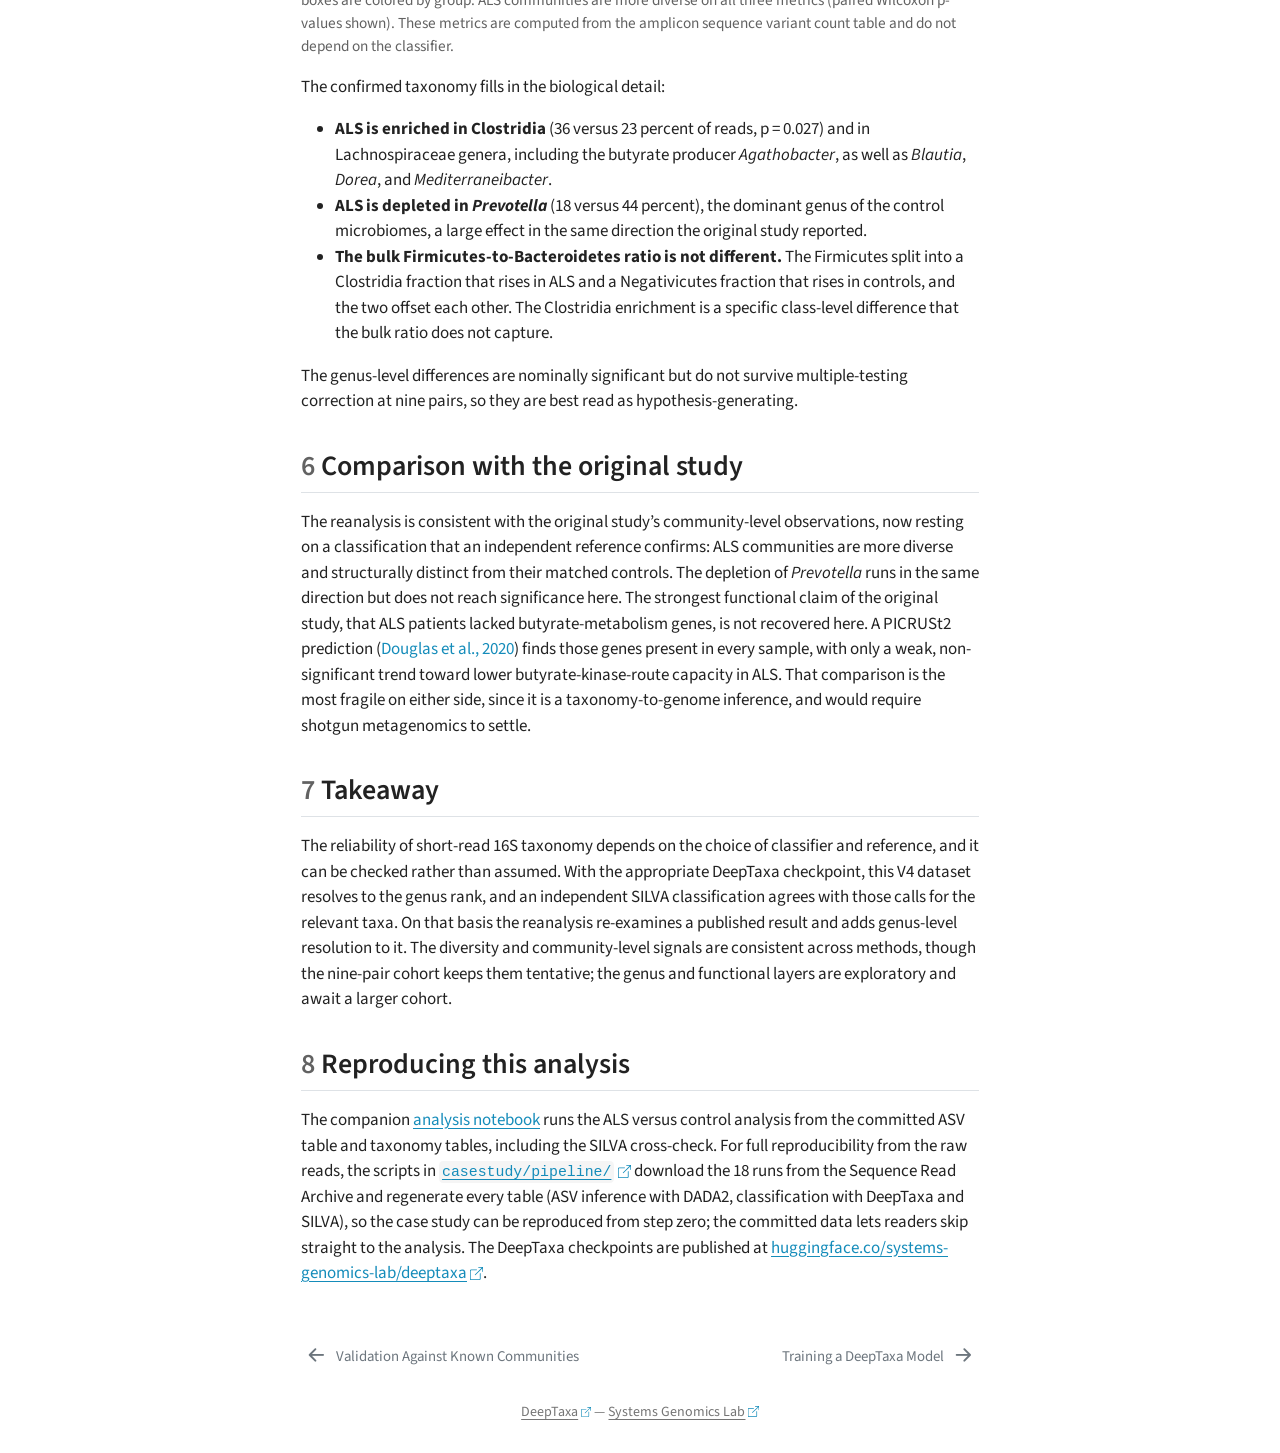
<file: casestudy.html>
<!DOCTYPE html>
<html xmlns="http://www.w3.org/1999/xhtml" lang="en" xml:lang="en"><head>

<meta charset="utf-8">
<meta name="generator" content="quarto-1.9.36">

<meta name="viewport" content="width=device-width, initial-scale=1.0, user-scalable=yes">

<meta name="keywords" content="16S rRNA, DeepTaxa, taxonomic classification, gut microbiome, amyotrophic lateral sclerosis, amplicon sequence variants, SILVA">

<title>Reanalysis of an ALS Gut Microbiome with DeepTaxa: A Case Study – DeepTaxa Tutorials</title>
<style>
/* Default styles provided by pandoc.
** See https://pandoc.org/MANUAL.html#variables-for-html for config info.
*/
code{white-space: pre-wrap;}
span.smallcaps{font-variant: small-caps;}
div.columns{display: flex; gap: min(4vw, 1.5em);}
div.column{flex: auto; overflow-x: auto;}
div.hanging-indent{margin-left: 1.5em; text-indent: -1.5em;}
ul.task-list{list-style: none;}
ul.task-list li input[type="checkbox"] {
  width: 0.8em;
  margin: 0 0.8em 0.2em -1em; /* quarto-specific, see https://github.com/quarto-dev/quarto-cli/issues/4556 */ 
  vertical-align: middle;
}
/* CSS for citations */
div.csl-bib-body { }
div.csl-entry {
  clear: both;
  margin-bottom: 0em;
}
.hanging-indent div.csl-entry {
  margin-left:2em;
  text-indent:-2em;
}
div.csl-left-margin {
  min-width:2em;
  float:left;
}
div.csl-right-inline {
  margin-left:2em;
  padding-left:1em;
}
div.csl-indent {
  margin-left: 2em;
}</style>


<script src="site_libs/quarto-nav/quarto-nav.js"></script>
<script src="site_libs/quarto-nav/headroom.min.js"></script>
<script src="site_libs/clipboard/clipboard.min.js"></script>
<script src="site_libs/quarto-search/autocomplete.umd.js"></script>
<script src="site_libs/quarto-search/fuse.min.js"></script>
<script src="site_libs/quarto-search/quarto-search.js"></script>
<meta name="quarto:offset" content="./">
<link href="./training.html" rel="next">
<link href="./validation.html" rel="prev">
<script src="site_libs/quarto-html/quarto.js" type="module"></script>
<script src="site_libs/quarto-html/tabsets/tabsets.js" type="module"></script>
<script src="site_libs/quarto-html/popper.min.js"></script>
<script src="site_libs/quarto-html/tippy.umd.min.js"></script>
<script src="site_libs/quarto-html/anchor.min.js"></script>
<link href="site_libs/quarto-html/tippy.css" rel="stylesheet">
<link href="site_libs/quarto-html/quarto-syntax-highlighting-845c23b38eaddc0f92fda52bfe77a8c8.css" rel="stylesheet" id="quarto-text-highlighting-styles">
<script src="site_libs/bootstrap/bootstrap.min.js"></script>
<link href="site_libs/bootstrap/bootstrap-icons.css" rel="stylesheet">
<link href="site_libs/bootstrap/bootstrap-482db2502be4e79ccbba6954410fcff1.min.css" rel="stylesheet" append-hash="true" id="quarto-bootstrap" data-mode="light">
<script id="quarto-search-options" type="application/json">{
  "location": "navbar",
  "copy-button": false,
  "collapse-after": 3,
  "panel-placement": "end",
  "type": "overlay",
  "limit": 50,
  "keyboard-shortcut": [
    "f",
    "/",
    "s"
  ],
  "show-item-context": false,
  "language": {
    "search-no-results-text": "No results",
    "search-matching-documents-text": "matching documents",
    "search-copy-link-title": "Copy link to search",
    "search-hide-matches-text": "Hide additional matches",
    "search-more-match-text": "more match in this document",
    "search-more-matches-text": "more matches in this document",
    "search-clear-button-title": "Clear",
    "search-text-placeholder": "",
    "search-detached-cancel-button-title": "Cancel",
    "search-submit-button-title": "Submit",
    "search-label": "Search"
  }
}</script>
<style>html{ scroll-behavior: smooth; }</style>
<script src="site_libs/quarto-diagram/mermaid.min.js"></script>
<script src="site_libs/quarto-diagram/mermaid-init.js"></script>
<link href="site_libs/quarto-diagram/mermaid.css" rel="stylesheet">
<!-- Cloudflare Web Analytics --><script defer="" src="https://static.cloudflareinsights.com/beacon.min.js" data-cf-beacon="{&quot;token&quot;: &quot;814105493de84c40bfe298120ac18d08&quot;}"></script><!-- End Cloudflare Web Analytics -->
<script>
// Point inline citation links at the central References page while keeping
// the on-page (hidden) bibliography that feeds the hover popups.
window.addEventListener('load', function () {
  var probe = document.querySelector('link[href*="site_libs/"], script[src*="site_libs/"]');
  var prefix = '';
  if (probe) { var u = probe.getAttribute('href') || probe.getAttribute('src'); prefix = u.substring(0, u.indexOf('site_libs/')); }
  document.querySelectorAll('a[role="doc-biblioref"]').forEach(function (a) {
    var frag = a.hash;
    if (frag && frag.indexOf('#ref-') === 0) a.setAttribute('href', prefix + 'references.html' + frag);
  });
});
</script>


</head>

<body class="nav-sidebar floating nav-fixed quarto-light">

<div id="quarto-search-results"></div>
  <header id="quarto-header" class="headroom fixed-top">
    <nav class="navbar navbar-expand-lg " data-bs-theme="dark">
      <div class="navbar-container container-fluid">
      <div class="navbar-brand-container mx-auto">
    <a class="navbar-brand" href="./index.html">
    <span class="navbar-title">DeepTaxa Tutorials</span>
    </a>
  </div>
            <div id="quarto-search" class="" title="Search"></div>
          <button class="navbar-toggler" type="button" data-bs-toggle="collapse" data-bs-target="#navbarCollapse" aria-controls="navbarCollapse" role="menu" aria-expanded="false" aria-label="Toggle navigation" onclick="if (window.quartoToggleHeadroom) { window.quartoToggleHeadroom(); }">
  <span class="navbar-toggler-icon"></span>
</button>
          <div class="collapse navbar-collapse" id="navbarCollapse">
            <ul class="navbar-nav navbar-nav-scroll me-auto">
  <li class="nav-item">
    <a class="nav-link active" href="./index.html" aria-current="page"> 
<span class="menu-text">Home</span></a>
  </li>  
  <li class="nav-item">
    <a class="nav-link" href="./prediction.html"> 
<span class="menu-text">Prediction</span></a>
  </li>  
  <li class="nav-item">
    <a class="nav-link" href="./ensemble.html"> 
<span class="menu-text">Ensemble</span></a>
  </li>  
  <li class="nav-item">
    <a class="nav-link" href="./validation.html"> 
<span class="menu-text">Validation</span></a>
  </li>  
  <li class="nav-item">
    <a class="nav-link" href="./casestudy.html"> 
<span class="menu-text">Case study</span></a>
  </li>  
  <li class="nav-item">
    <a class="nav-link" href="./training.html"> 
<span class="menu-text">Training</span></a>
  </li>  
  <li class="nav-item">
    <a class="nav-link" href="./analysis.html"> 
<span class="menu-text">Analysis</span></a>
  </li>  
  <li class="nav-item">
    <a class="nav-link" href="./architecture.html"> 
<span class="menu-text">Architecture</span></a>
  </li>  
  <li class="nav-item">
    <a class="nav-link" href="./qiime2.html"> 
<span class="menu-text">QIIME 2</span></a>
  </li>  
  <li class="nav-item">
    <a class="nav-link" href="./glossary.html"> 
<span class="menu-text">Glossary</span></a>
  </li>  
  <li class="nav-item">
    <a class="nav-link" href="./references.html"> 
<span class="menu-text">References</span></a>
  </li>  
</ul>
            <ul class="navbar-nav navbar-nav-scroll ms-auto">
  <li class="nav-item">
    <a class="nav-link" href="https://github.com/systems-genomics-lab/deeptaxa"> <i class="bi bi-github" role="img">
</i> 
<span class="menu-text">GitHub</span></a>
  </li>  
</ul>
          </div> <!-- /navcollapse -->
            <div class="quarto-navbar-tools">
</div>
      </div> <!-- /container-fluid -->
    </nav>
  <nav class="quarto-secondary-nav">
    <div class="container-fluid d-flex">
      <button type="button" class="quarto-btn-toggle btn" data-bs-toggle="collapse" role="button" data-bs-target=".quarto-sidebar-collapse-item" aria-controls="quarto-sidebar" aria-expanded="false" aria-label="Toggle sidebar navigation" onclick="if (window.quartoToggleHeadroom) { window.quartoToggleHeadroom(); }">
        <i class="bi bi-layout-text-sidebar-reverse"></i>
      </button>
        <nav class="quarto-page-breadcrumbs" aria-label="breadcrumb"><ol class="breadcrumb"><li class="breadcrumb-item"><a href="./casestudy.html">Reanalysis of an ALS Gut Microbiome with DeepTaxa: A Case Study</a></li></ol></nav>
        <a class="flex-grow-1" role="navigation" data-bs-toggle="collapse" data-bs-target=".quarto-sidebar-collapse-item" aria-controls="quarto-sidebar" aria-expanded="false" aria-label="Toggle sidebar navigation" onclick="if (window.quartoToggleHeadroom) { window.quartoToggleHeadroom(); }">      
        </a>
    </div>
  </nav>
</header>
<!-- content -->
<div id="quarto-content" class="quarto-container page-columns page-rows-contents page-layout-article page-navbar">
<!-- sidebar -->
  <nav id="quarto-sidebar" class="sidebar collapse collapse-horizontal quarto-sidebar-collapse-item sidebar-navigation floating overflow-auto">
    <div class="sidebar-menu-container"> 
    <ul class="list-unstyled mt-1">
        <li class="sidebar-item">
  <div class="sidebar-item-container"> 
  <a href="./index.html" class="sidebar-item-text sidebar-link">
 <span class="menu-text">DeepTaxa Tutorials</span></a>
  </div>
</li>
        <li class="sidebar-item">
  <div class="sidebar-item-container"> 
  <a href="./prediction.html" class="sidebar-item-text sidebar-link">
 <span class="menu-text">Taxonomic Classification of 16S rRNA Sequences with DeepTaxa</span></a>
  </div>
</li>
        <li class="sidebar-item">
  <div class="sidebar-item-container"> 
  <a href="./ensemble.html" class="sidebar-item-text sidebar-link">
 <span class="menu-text">Ensembling the Five DeepTaxa Seeds</span></a>
  </div>
</li>
        <li class="sidebar-item">
  <div class="sidebar-item-container"> 
  <a href="./validation.html" class="sidebar-item-text sidebar-link">
 <span class="menu-text">Validation Against Known Communities</span></a>
  </div>
</li>
        <li class="sidebar-item">
  <div class="sidebar-item-container"> 
  <a href="./casestudy.html" class="sidebar-item-text sidebar-link active">
 <span class="menu-text">Reanalysis of an ALS Gut Microbiome with DeepTaxa: A Case Study</span></a>
  </div>
</li>
        <li class="sidebar-item">
  <div class="sidebar-item-container"> 
  <a href="./training.html" class="sidebar-item-text sidebar-link">
 <span class="menu-text">Training a DeepTaxa Model</span></a>
  </div>
</li>
        <li class="sidebar-item">
  <div class="sidebar-item-container"> 
  <a href="./analysis.html" class="sidebar-item-text sidebar-link">
 <span class="menu-text">Analyzing DeepTaxa Model Performance</span></a>
  </div>
</li>
        <li class="sidebar-item">
  <div class="sidebar-item-container"> 
  <a href="./architecture.html" class="sidebar-item-text sidebar-link">
 <span class="menu-text">Model Architecture and Design</span></a>
  </div>
</li>
        <li class="sidebar-item">
  <div class="sidebar-item-container"> 
  <a href="./qiime2.html" class="sidebar-item-text sidebar-link">
 <span class="menu-text">Classifying Sequences with DeepTaxa inside QIIME 2</span></a>
  </div>
</li>
        <li class="sidebar-item">
  <div class="sidebar-item-container"> 
  <a href="./glossary.html" class="sidebar-item-text sidebar-link">
 <span class="menu-text">Glossary</span></a>
  </div>
</li>
        <li class="sidebar-item">
  <div class="sidebar-item-container"> 
  <a href="./references.html" class="sidebar-item-text sidebar-link">
 <span class="menu-text">References</span></a>
  </div>
</li>
    </ul>
    </div>
</nav>
<div id="quarto-sidebar-glass" class="quarto-sidebar-collapse-item" data-bs-toggle="collapse" data-bs-target=".quarto-sidebar-collapse-item"></div>
<!-- margin-sidebar -->
    <div id="quarto-margin-sidebar" class="sidebar margin-sidebar">
        <nav id="TOC" role="doc-toc" class="toc-active">
    <h2 id="toc-title">Contents</h2>
   
  <ul>
  <li><a href="#summary" id="toc-summary" class="nav-link active" data-scroll-target="#summary"><span class="header-section-number">1</span> Summary</a></li>
  <li><a href="#the-dataset-and-the-question" id="toc-the-dataset-and-the-question" class="nav-link" data-scroll-target="#the-dataset-and-the-question"><span class="header-section-number">2</span> The dataset and the question</a></li>
  <li><a href="#classifying-with-deeptaxa" id="toc-classifying-with-deeptaxa" class="nav-link" data-scroll-target="#classifying-with-deeptaxa"><span class="header-section-number">3</span> Classifying with DeepTaxa</a></li>
  <li><a href="#confirming-the-calls-against-silva" id="toc-confirming-the-calls-against-silva" class="nav-link" data-scroll-target="#confirming-the-calls-against-silva"><span class="header-section-number">4</span> Confirming the calls against SILVA</a></li>
  <li><a href="#what-the-data-show" id="toc-what-the-data-show" class="nav-link" data-scroll-target="#what-the-data-show"><span class="header-section-number">5</span> What the data show</a></li>
  <li><a href="#comparison-with-the-original-study" id="toc-comparison-with-the-original-study" class="nav-link" data-scroll-target="#comparison-with-the-original-study"><span class="header-section-number">6</span> Comparison with the original study</a></li>
  <li><a href="#takeaway" id="toc-takeaway" class="nav-link" data-scroll-target="#takeaway"><span class="header-section-number">7</span> Takeaway</a></li>
  <li><a href="#reproducing-this-analysis" id="toc-reproducing-this-analysis" class="nav-link" data-scroll-target="#reproducing-this-analysis"><span class="header-section-number">8</span> Reproducing this analysis</a></li>
  </ul>
</nav>
    </div>
<!-- main -->
<main class="content" id="quarto-document-content">

<header id="title-block-header" class="quarto-title-block default">
<div class="quarto-title">
<h1 class="title">Reanalysis of an ALS Gut Microbiome with DeepTaxa: A Case Study</h1>
<p class="subtitle lead">Classifying amplicon sequence variants with DeepTaxa, validating against SILVA, and reproducing the original findings</p>
</div>



<div class="quarto-title-meta">

    
  
    
  </div>
  

<div>
  <div class="keywords">
    <div class="block-title">Keywords</div>
    <p>16S rRNA, DeepTaxa, taxonomic classification, gut microbiome, amyotrophic lateral sclerosis, amplicon sequence variants, SILVA</p>
  </div>
</div>

</header>


<div class="callout callout-style-simple callout-note">
<div class="callout-body d-flex">
<div class="callout-icon-container">
<i class="callout-icon"></i>
</div>
<div class="callout-body-container">
<p><strong>Objective.</strong> Reanalyze a published ALS gut-microbiome dataset with DeepTaxa, validate the genus calls against an independent SILVA classification, and test whether species-level caution is warranted for this dataset.</p>
<p><strong>Prerequisites.</strong> DeepTaxa (<code>pip install deeptaxa-rrna</code>), Python 3.10 or later, and pandas. The classification step uses a CUDA-capable GPU; the analysis below runs on CPU.</p>
<p><strong>Inputs.</strong> ASV sequences and count tables from BioProject PRJNA566436, and the region-matched V4 DeepTaxa checkpoint. <strong>Outputs.</strong> Genus-level concordance with SILVA, community-level comparisons between the ALS and control groups, and a revisited functional claim. <strong>Runtime.</strong> A few minutes for the analysis on CPU; the ASV classification is precomputed and committed with the tutorial.</p>
<p><em>Last validated July 2026.</em></p>
</div>
</div>
</div>
<p>This case study is a methodological demonstration of taxonomic classification and reproducibility. It is not intended for diagnosis, prognosis, treatment selection, or patient-level interpretation.</p>
<section id="summary" class="level2" data-number="1">
<h2 data-number="1" class="anchored" data-anchor-id="summary"><span class="header-section-number">1</span> Summary</h2>
<p>Short-read 16S amplicons are easy to generate but difficult to classify confidently below the genus rank, and the common advice is to treat species-level calls as unreliable. This case study reanalyzes a published amyotrophic lateral sclerosis (ALS) gut-microbiome dataset with DeepTaxa and evaluates whether that caution is warranted for this dataset. Using the region-matched DeepTaxa checkpoint, 99 percent of reads receive a genus-level assignment, with a mean genus confidence of 0.985. Because a confidence score is not the same as accuracy, the same amplicon sequence variants (ASVs) were independently classified with SILVA: the two methods agree on the genus of about 94 percent of reads. On that basis, the reanalysis recovers the original study’s community-level differences in the same direction and revisits a functional claim that does not hold here. With only nine pairs, these observations are consistent rather than conclusive.</p>
<p>The full pipeline, code, statistics, and figures are in the companion <a href="casestudy/analysis.html">analysis notebook</a>.</p>
<p>The reanalysis follows the pipeline in <a href="#fig-cs-pipeline" class="quarto-xref">Figure&nbsp;1</a>, from the raw reads to a comparison with the original study.</p>
<div class="cell" data-layout-align="default">
<div class="cell-output-display">
<div id="fig-cs-pipeline" class="quarto-float quarto-figure quarto-figure-center anchored">
<figure class="quarto-float quarto-float-fig figure">
<div aria-describedby="fig-cs-pipeline-caption-0ceaefa1-69ba-4598-a22c-09a6ac19f8ca">
<div>
<pre class="mermaid mermaid-js" data-label="fig-cs-pipeline">flowchart LR
    A["18 SRA runs&lt;br/&gt;(16S V4)"] --&gt; B[DADA2 denoising]
    B --&gt; C["276 ASVs&lt;br/&gt;and count table"]
    C --&gt; D["DeepTaxa&lt;br/&gt;classification"]
    C --&gt; E["SILVA&lt;br/&gt;cross-check"]
    D --&gt; F["Genus concordance&lt;br/&gt;~94%"]
    E --&gt; F
    C --&gt; G["Alpha diversity&lt;br/&gt;and PERMANOVA"]
    D --&gt; H["Differential abundance,&lt;br/&gt;F:B ratio, PICRUSt2"]
    F --&gt; I["Compare with the&lt;br/&gt;original study"]
    G --&gt; I
    H --&gt; I
    style A fill:#f5efe4,stroke:#7a6343
    style B fill:#f5efe4,stroke:#7a6343
    style C fill:#f5efe4,stroke:#7a6343
    style D fill:#d6efe8,stroke:#1f6b4f
    style E fill:#d6efe8,stroke:#1f6b4f
    style F fill:#e4dced,stroke:#5a3d75
    style G fill:#d8e4f0,stroke:#2a5278
    style H fill:#d8e4f0,stroke:#2a5278
    style I fill:#f0e2d6,stroke:#994a2a
</pre>
</div>
</div>
<figcaption class="quarto-float-caption-bottom quarto-float-caption quarto-float-fig" id="fig-cs-pipeline-caption-0ceaefa1-69ba-4598-a22c-09a6ac19f8ca">
Figure&nbsp;1: The reanalysis pipeline. DADA2 denoises the raw V4 reads into amplicon sequence variants, which DeepTaxa and SILVA classify independently. Alpha diversity and the PERMANOVA are computed from the count table alone, whereas the differential-abundance and functional analyses depend on the DeepTaxa taxonomy that the SILVA cross-check validates; both branches feed the comparison with the original study.
</figcaption>
</figure>
</div>
</div>
</div>
</section>
<section id="the-dataset-and-the-question" class="level2" data-number="2">
<h2 data-number="2" class="anchored" data-anchor-id="the-dataset-and-the-question"><span class="header-section-number">2</span> The dataset and the question</h2>
<p>The data come from a study in which each ALS patient was paired with their spouse as a control, so that cases and controls share diet, household, and environment. The deposited runs cover 9 of the 10 matched pairs, sequenced as 16S rRNA V4 amplicons (515F/806R) on an Illumina MiSeq. The paired design suits a within-subject comparison, and the prior characterization of the cohort makes it a useful test of whether a neural 16S classifier can deliver reliable calls on short reads.</p>
<p>The dataset was published by <span class="citation" data-cites="hertzberg2021als">Hertzberg et al. (<a href="#ref-hertzberg2021als" role="doc-biblioref">2021</a>)</span> and is openly deposited under BioProject <a href="https://www.ncbi.nlm.nih.gov/bioproject/PRJNA566436">PRJNA566436</a>, which holds de-identified 16S sequencing data with no personal health information. The reanalysis below is a methodological demonstration and is not intended as clinical guidance.</p>
</section>
<section id="classifying-with-deeptaxa" class="level2" data-number="3">
<h2 data-number="3" class="anchored" data-anchor-id="classifying-with-deeptaxa"><span class="header-section-number">3</span> Classifying with DeepTaxa</h2>
<p>These reads are V4, so the analysis uses the DeepTaxa checkpoint <span class="citation" data-cites="salah2026deeptaxa">(<a href="#ref-salah2026deeptaxa" role="doc-biblioref">Salah et al., 2026</a>)</span>. It assigns a genus to 99 percent of reads at high confidence (mean 0.985). High confidence is not the same as accuracy, however, because it reflects how well the input matches the model’s training regime. The next section checks the calls against an independent reference.</p>
</section>
<section id="confirming-the-calls-against-silva" class="level2" data-number="4">
<h2 data-number="4" class="anchored" data-anchor-id="confirming-the-calls-against-silva"><span class="header-section-number">4</span> Confirming the calls against SILVA</h2>
<p>To test correctness rather than confidence, the 276 ASVs were independently classified with the SILVA v138 reference <span class="citation" data-cites="quast2013silva">(<a href="#ref-quast2013silva" role="doc-biblioref">Quast et al., 2013</a>)</span>. After harmonizing GTDB and NCBI names, DeepTaxa and SILVA agree on the genus of about 94 percent of reads, and DeepTaxa assigns a genus name to a further 17.5 percent of reads that SILVA leaves at a higher rank. The genera underlying the findings below are confirmed individually: <em>Prevotella</em>, <em>Blautia</em>, <em>Agathobacter</em>, <em>Parasutterella</em>, and <em>Dorea</em> match directly, while <em>Phocaeicola</em> and <em>Mediterraneibacter</em> match SILVA through documented synonyms (<em>Bacteroides</em> and the <em>[Ruminococcus] torques</em> group, respectively). Two genera, <em>Acetatifactor</em> and <em>Hominicoprocola</em>, fall where SILVA stops at uncultured placeholders and are therefore not independently confirmed.</p>
</section>
<section id="what-the-data-show" class="level2" data-number="5">
<h2 data-number="5" class="anchored" data-anchor-id="what-the-data-show"><span class="header-section-number">5</span> What the data show</h2>
<p>Two of the findings are independent of the classifier because they are computed directly from the ASV count table:</p>
<ul>
<li><strong>ALS gut communities are more diverse</strong> (<a href="#fig-cs-alpha" class="quarto-xref">Figure&nbsp;2</a>). Observed richness and Shannon diversity are higher in ALS than in matched controls (p = 0.020), as is Simpson diversity (p = 0.027).</li>
<li><strong>The communities are structurally distinct.</strong> A Bray-Curtis PERMANOVA separates ALS from control (p = 0.015, or p = 0.004 when permutations are restricted to the matched pairs), with a clear gradient on the first principal coordinate.</li>
</ul>
<div id="cell-fig-cs-alpha" class="cell" data-execution_count="1">
<div class="cell-output cell-output-display">
<div id="fig-cs-alpha" class="quarto-float quarto-figure quarto-figure-center anchored" alt="Paired box plots of observed richness, Shannon, and Simpson diversity, ALS versus matched controls, with lines connecting each pair.">
<figure class="quarto-float quarto-float-fig figure">
<div aria-describedby="fig-cs-alpha-caption-0ceaefa1-69ba-4598-a22c-09a6ac19f8ca">
<img src="casestudy_files/figure-html/fig-cs-alpha-output-1.png" alt="Paired box plots of observed richness, Shannon, and Simpson diversity, ALS versus matched controls, with lines connecting each pair." width="854" height="348" class="figure-img">
</div>
<figcaption class="quarto-float-caption-bottom quarto-float-caption quarto-float-fig" id="fig-cs-alpha-caption-0ceaefa1-69ba-4598-a22c-09a6ac19f8ca">
Figure&nbsp;2: Within-sample (alpha) diversity, ALS versus matched spouse controls. Each gray line joins a pair; boxes are colored by group. ALS communities are more diverse on all three metrics (paired Wilcoxon p-values shown). These metrics are computed from the amplicon sequence variant count table and do not depend on the classifier.
</figcaption>
</figure>
</div>
</div>
</div>
<p>The confirmed taxonomy fills in the biological detail:</p>
<ul>
<li><strong>ALS is enriched in Clostridia</strong> (36 versus 23 percent of reads, p = 0.027) and in Lachnospiraceae genera, including the butyrate producer <em>Agathobacter</em>, as well as <em>Blautia</em>, <em>Dorea</em>, and <em>Mediterraneibacter</em>.</li>
<li><strong>ALS is depleted in <em>Prevotella</em></strong> (18 versus 44 percent), the dominant genus of the control microbiomes, a large effect in the same direction the original study reported.</li>
<li><strong>The bulk Firmicutes-to-Bacteroidetes ratio is not different.</strong> The Firmicutes split into a Clostridia fraction that rises in ALS and a Negativicutes fraction that rises in controls, and the two offset each other. The Clostridia enrichment is a specific class-level difference that the bulk ratio does not capture.</li>
</ul>
<p>The genus-level differences are nominally significant but do not survive multiple-testing correction at nine pairs, so they are best read as hypothesis-generating.</p>
</section>
<section id="comparison-with-the-original-study" class="level2" data-number="6">
<h2 data-number="6" class="anchored" data-anchor-id="comparison-with-the-original-study"><span class="header-section-number">6</span> Comparison with the original study</h2>
<p>The reanalysis is consistent with the original study’s community-level observations, now resting on a classification that an independent reference confirms: ALS communities are more diverse and structurally distinct from their matched controls. The depletion of <em>Prevotella</em> runs in the same direction but does not reach significance here. The strongest functional claim of the original study, that ALS patients lacked butyrate-metabolism genes, is not recovered here. A PICRUSt2 prediction <span class="citation" data-cites="douglas2020picrust2">(<a href="#ref-douglas2020picrust2" role="doc-biblioref">Douglas et al., 2020</a>)</span> finds those genes present in every sample, with only a weak, non-significant trend toward lower butyrate-kinase-route capacity in ALS. That comparison is the most fragile on either side, since it is a taxonomy-to-genome inference, and would require shotgun metagenomics to settle.</p>
</section>
<section id="takeaway" class="level2" data-number="7">
<h2 data-number="7" class="anchored" data-anchor-id="takeaway"><span class="header-section-number">7</span> Takeaway</h2>
<p>The reliability of short-read 16S taxonomy depends on the choice of classifier and reference, and it can be checked rather than assumed. With the appropriate DeepTaxa checkpoint, this V4 dataset resolves to the genus rank, and an independent SILVA classification agrees with those calls for the relevant taxa. On that basis the reanalysis re-examines a published result and adds genus-level resolution to it. The diversity and community-level signals are consistent across methods, though the nine-pair cohort keeps them tentative; the genus and functional layers are exploratory and await a larger cohort.</p>
</section>
<section id="reproducing-this-analysis" class="level2" data-number="8">
<h2 data-number="8" class="anchored" data-anchor-id="reproducing-this-analysis"><span class="header-section-number">8</span> Reproducing this analysis</h2>
<p>The companion <a href="casestudy/analysis.html">analysis notebook</a> runs the ALS versus control analysis from the committed ASV table and taxonomy tables, including the SILVA cross-check. For full reproducibility from the raw reads, the scripts in <a href="https://github.com/systems-genomics-lab/deeptaxa/tree/main/tutorials/casestudy/pipeline"><code>casestudy/pipeline/</code></a> download the 18 runs from the Sequence Read Archive and regenerate every table (ASV inference with DADA2, classification with DeepTaxa and SILVA), so the case study can be reproduced from step zero; the committed data lets readers skip straight to the analysis. The DeepTaxa checkpoints are published at <a href="https://huggingface.co/systems-genomics-lab/deeptaxa">huggingface.co/systems-genomics-lab/deeptaxa</a>.</p>



</section>

<div id="quarto-appendix" class="default"><section class="quarto-appendix-contents" role="doc-bibliography" id="quarto-bibliography"><h2 class="anchored quarto-appendix-heading">References</h2><div id="refs" class="references csl-bib-body hanging-indent" data-entry-spacing="0" data-line-spacing="2" role="list">
<div id="ref-douglas2020picrust2" class="csl-entry" role="listitem">
Douglas, G. M., Maffei, V. J., Zaneveld, J. R., Yurgel, S. N., Brown, J. R., Taylor, C. M., Huttenhower, C., &amp; Langille, M. G. I. (2020). <span>PICRUSt2</span> for prediction of metagenome functions. <em>Nature Biotechnology</em>, <em>38</em>(6), 685–688. <a href="https://doi.org/10.1038/s41587-020-0548-6">https://doi.org/10.1038/s41587-020-0548-6</a>
</div>
<div id="ref-hertzberg2021als" class="csl-entry" role="listitem">
Hertzberg, V. S., Singh, H., Fournier, C. N., Moustafa, A., Polak, M., Kuelbs, C. A., Torralba, M. G., Tansey, M. G., Nelson, K. E., &amp; Glass, J. D. (2021). Gut microbiome differences between amyotrophic lateral sclerosis patients and spouse controls. <em>Amyotrophic Lateral Sclerosis and Frontotemporal Degeneration</em>, <em>23</em>(1-2), 91–99. <a href="https://doi.org/10.1080/21678421.2021.1904994">https://doi.org/10.1080/21678421.2021.1904994</a>
</div>
<div id="ref-quast2013silva" class="csl-entry" role="listitem">
Quast, C., Pruesse, E., Yilmaz, P., Gerken, J., Schweer, T., Yarza, P., Peplies, J., &amp; Glöckner, F. O. (2013). The <span>SILVA</span> ribosomal <span>RNA</span> gene database project: Improved data processing and web-based tools. <em>Nucleic Acids Research</em>, <em>41</em>(D1), D590–D596. <a href="https://doi.org/10.1093/nar/gks1219">https://doi.org/10.1093/nar/gks1219</a>
</div>
<div id="ref-salah2026deeptaxa" class="csl-entry" role="listitem">
Salah, R., AbdElaal, K. R., Ghonaim, L., Awe, O. I., &amp; Moustafa, A. (2026). <span>DeepTaxa</span>: A hybrid <span>CNN</span>-<span>BERT</span> framework for <span>16S</span> <span class="nocase">rRNA</span> taxonomic classification. <em>Bioinformatics Advances</em>, <em>6</em>(1), vbag166. <a href="https://doi.org/10.1093/bioadv/vbag166">https://doi.org/10.1093/bioadv/vbag166</a>
</div>
</div></section></div></main> <!-- /main -->
<script id="quarto-html-after-body" type="application/javascript">
  window.document.addEventListener("DOMContentLoaded", function (event) {
    const icon = "";
    const anchorJS = new window.AnchorJS();
    anchorJS.options = {
      placement: 'right',
      icon: icon
    };
    anchorJS.add('.anchored');
    const isCodeAnnotation = (el) => {
      for (const clz of el.classList) {
        if (clz.startsWith('code-annotation-')) {                     
          return true;
        }
      }
      return false;
    }
    const onCopySuccess = function(e) {
      // button target
      const button = e.trigger;
      // don't keep focus
      button.blur();
      // flash "checked"
      button.classList.add('code-copy-button-checked');
      var currentTitle = button.getAttribute("title");
      button.setAttribute("title", "Copied!");
      let tooltip;
      if (window.bootstrap) {
        button.setAttribute("data-bs-toggle", "tooltip");
        button.setAttribute("data-bs-placement", "left");
        button.setAttribute("data-bs-title", "Copied!");
        tooltip = new bootstrap.Tooltip(button, 
          { trigger: "manual", 
            customClass: "code-copy-button-tooltip",
            offset: [0, -8]});
        tooltip.show();    
      }
      setTimeout(function() {
        if (tooltip) {
          tooltip.hide();
          button.removeAttribute("data-bs-title");
          button.removeAttribute("data-bs-toggle");
          button.removeAttribute("data-bs-placement");
        }
        button.setAttribute("title", currentTitle);
        button.classList.remove('code-copy-button-checked');
      }, 1000);
      // clear code selection
      e.clearSelection();
    }
    const getTextToCopy = function(trigger) {
      const outerScaffold = trigger.parentElement.cloneNode(true);
      const codeEl = outerScaffold.querySelector('code');
      for (const childEl of codeEl.children) {
        if (isCodeAnnotation(childEl)) {
          childEl.remove();
        }
      }
      return codeEl.innerText;
    }
    const clipboard = new window.ClipboardJS('.code-copy-button:not([data-in-quarto-modal])', {
      text: getTextToCopy
    });
    clipboard.on('success', onCopySuccess);
    if (window.document.getElementById('quarto-embedded-source-code-modal')) {
      const clipboardModal = new window.ClipboardJS('.code-copy-button[data-in-quarto-modal]', {
        text: getTextToCopy,
        container: window.document.getElementById('quarto-embedded-source-code-modal')
      });
      clipboardModal.on('success', onCopySuccess);
    }
      var localhostRegex = new RegExp(/^(?:http|https):\/\/localhost\:?[0-9]*\//);
      var mailtoRegex = new RegExp(/^mailto:/);
        var filterRegex = new RegExp('/' + window.location.host + '/');
      var isInternal = (href) => {
          return filterRegex.test(href) || localhostRegex.test(href) || mailtoRegex.test(href);
      }
      // Inspect non-navigation links and adorn them if external
     var links = window.document.querySelectorAll('a[href]:not(.nav-link):not(.navbar-brand):not(.toc-action):not(.sidebar-link):not(.sidebar-item-toggle):not(.pagination-link):not(.no-external):not([aria-hidden]):not(.dropdown-item):not(.quarto-navigation-tool):not(.about-link)');
      for (var i=0; i<links.length; i++) {
        const link = links[i];
        if (!isInternal(link.href)) {
          // undo the damage that might have been done by quarto-nav.js in the case of
          // links that we want to consider external
          if (link.dataset.originalHref !== undefined) {
            link.href = link.dataset.originalHref;
          }
            // target, if specified
            link.setAttribute("target", "_blank");
            if (link.getAttribute("rel") === null) {
              link.setAttribute("rel", "noopener");
            }
            // default icon
            link.classList.add("external");
        }
      }
    function tippyHover(el, contentFn, onTriggerFn, onUntriggerFn) {
      const config = {
        allowHTML: true,
        maxWidth: 500,
        delay: 100,
        arrow: false,
        appendTo: function(el) {
            return el.parentElement;
        },
        interactive: true,
        interactiveBorder: 10,
        theme: 'quarto',
        placement: 'bottom-start',
      };
      if (contentFn) {
        config.content = contentFn;
      }
      if (onTriggerFn) {
        config.onTrigger = onTriggerFn;
      }
      if (onUntriggerFn) {
        config.onUntrigger = onUntriggerFn;
      }
      window.tippy(el, config); 
    }
    const noterefs = window.document.querySelectorAll('a[role="doc-noteref"]');
    for (var i=0; i<noterefs.length; i++) {
      const ref = noterefs[i];
      tippyHover(ref, function() {
        // use id or data attribute instead here
        let href = ref.getAttribute('data-footnote-href') || ref.getAttribute('href');
        try { href = new URL(href).hash; } catch {}
        const id = href.replace(/^#\/?/, "");
        const note = window.document.getElementById(id);
        if (note) {
          return note.innerHTML;
        } else {
          return "";
        }
      });
    }
    const xrefs = window.document.querySelectorAll('a.quarto-xref');
    const processXRef = (id, note) => {
      // Strip column container classes
      const stripColumnClz = (el) => {
        el.classList.remove("page-full", "page-columns");
        if (el.children) {
          for (const child of el.children) {
            stripColumnClz(child);
          }
        }
      }
      stripColumnClz(note)
      if (id === null || id.startsWith('sec-')) {
        // Special case sections, only their first couple elements
        const container = document.createElement("div");
        if (note.children && note.children.length > 2) {
          container.appendChild(note.children[0].cloneNode(true));
          for (let i = 1; i < note.children.length; i++) {
            const child = note.children[i];
            if (child.tagName === "P" && child.innerText === "") {
              continue;
            } else {
              container.appendChild(child.cloneNode(true));
              break;
            }
          }
          if (window.Quarto?.typesetMath) {
            window.Quarto.typesetMath(container);
          }
          return container.innerHTML
        } else {
          if (window.Quarto?.typesetMath) {
            window.Quarto.typesetMath(note);
          }
          return note.innerHTML;
        }
      } else {
        // Remove any anchor links if they are present
        const anchorLink = note.querySelector('a.anchorjs-link');
        if (anchorLink) {
          anchorLink.remove();
        }
        if (window.Quarto?.typesetMath) {
          window.Quarto.typesetMath(note);
        }
        if (note.classList.contains("callout")) {
          return note.outerHTML;
        } else {
          return note.innerHTML;
        }
      }
    }
    for (var i=0; i<xrefs.length; i++) {
      const xref = xrefs[i];
      tippyHover(xref, undefined, function(instance) {
        instance.disable();
        let url = xref.getAttribute('href');
        let hash = undefined; 
        if (url.startsWith('#')) {
          hash = url;
        } else {
          try { hash = new URL(url).hash; } catch {}
        }
        if (hash) {
          const id = hash.replace(/^#\/?/, "");
          const note = window.document.getElementById(id);
          if (note !== null) {
            try {
              const html = processXRef(id, note.cloneNode(true));
              instance.setContent(html);
            } finally {
              instance.enable();
              instance.show();
            }
          } else {
            // See if we can fetch this
            fetch(url.split('#')[0])
            .then(res => res.text())
            .then(html => {
              const parser = new DOMParser();
              const htmlDoc = parser.parseFromString(html, "text/html");
              const note = htmlDoc.getElementById(id);
              if (note !== null) {
                const html = processXRef(id, note);
                instance.setContent(html);
              } 
            }).finally(() => {
              instance.enable();
              instance.show();
            });
          }
        } else {
          // See if we can fetch a full url (with no hash to target)
          // This is a special case and we should probably do some content thinning / targeting
          fetch(url)
          .then(res => res.text())
          .then(html => {
            const parser = new DOMParser();
            const htmlDoc = parser.parseFromString(html, "text/html");
            const note = htmlDoc.querySelector('main.content');
            if (note !== null) {
              // This should only happen for chapter cross references
              // (since there is no id in the URL)
              // remove the first header
              if (note.children.length > 0 && note.children[0].tagName === "HEADER") {
                note.children[0].remove();
              }
              const html = processXRef(null, note);
              instance.setContent(html);
            } 
          }).finally(() => {
            instance.enable();
            instance.show();
          });
        }
      }, function(instance) {
      });
    }
        let selectedAnnoteEl;
        const selectorForAnnotation = ( cell, annotation) => {
          let cellAttr = 'data-code-cell="' + cell + '"';
          let lineAttr = 'data-code-annotation="' +  annotation + '"';
          const selector = 'span[' + cellAttr + '][' + lineAttr + ']';
          return selector;
        }
        const selectCodeLines = (annoteEl) => {
          const doc = window.document;
          const targetCell = annoteEl.getAttribute("data-target-cell");
          const targetAnnotation = annoteEl.getAttribute("data-target-annotation");
          const annoteSpan = window.document.querySelector(selectorForAnnotation(targetCell, targetAnnotation));
          const lines = annoteSpan.getAttribute("data-code-lines").split(",");
          const lineIds = lines.map((line) => {
            return targetCell + "-" + line;
          })
          let top = null;
          let height = null;
          let parent = null;
          if (lineIds.length > 0) {
              //compute the position of the single el (top and bottom and make a div)
              const el = window.document.getElementById(lineIds[0]);
              top = el.offsetTop;
              height = el.offsetHeight;
              parent = el.parentElement.parentElement;
            if (lineIds.length > 1) {
              const lastEl = window.document.getElementById(lineIds[lineIds.length - 1]);
              const bottom = lastEl.offsetTop + lastEl.offsetHeight;
              height = bottom - top;
            }
            if (top !== null && height !== null && parent !== null) {
              // cook up a div (if necessary) and position it 
              let div = window.document.getElementById("code-annotation-line-highlight");
              if (div === null) {
                div = window.document.createElement("div");
                div.setAttribute("id", "code-annotation-line-highlight");
                div.style.position = 'absolute';
                parent.appendChild(div);
              }
              div.style.top = top - 2 + "px";
              div.style.height = height + 4 + "px";
              div.style.left = 0;
              let gutterDiv = window.document.getElementById("code-annotation-line-highlight-gutter");
              if (gutterDiv === null) {
                gutterDiv = window.document.createElement("div");
                gutterDiv.setAttribute("id", "code-annotation-line-highlight-gutter");
                gutterDiv.style.position = 'absolute';
                const codeCell = window.document.getElementById(targetCell);
                const gutter = codeCell.querySelector('.code-annotation-gutter');
                gutter.appendChild(gutterDiv);
              }
              gutterDiv.style.top = top - 2 + "px";
              gutterDiv.style.height = height + 4 + "px";
            }
            selectedAnnoteEl = annoteEl;
          }
        };
        const unselectCodeLines = () => {
          const elementsIds = ["code-annotation-line-highlight", "code-annotation-line-highlight-gutter"];
          elementsIds.forEach((elId) => {
            const div = window.document.getElementById(elId);
            if (div) {
              div.remove();
            }
          });
          selectedAnnoteEl = undefined;
        };
          // Handle positioning of the toggle
      window.addEventListener(
        "resize",
        throttle(() => {
          elRect = undefined;
          if (selectedAnnoteEl) {
            selectCodeLines(selectedAnnoteEl);
          }
        }, 10)
      );
      function throttle(fn, ms) {
      let throttle = false;
      let timer;
        return (...args) => {
          if(!throttle) { // first call gets through
              fn.apply(this, args);
              throttle = true;
          } else { // all the others get throttled
              if(timer) clearTimeout(timer); // cancel #2
              timer = setTimeout(() => {
                fn.apply(this, args);
                timer = throttle = false;
              }, ms);
          }
        };
      }
        // Attach click handler to the DT
        const annoteDls = window.document.querySelectorAll('dt[data-target-cell]');
        for (const annoteDlNode of annoteDls) {
          annoteDlNode.addEventListener('click', (event) => {
            const clickedEl = event.target;
            if (clickedEl !== selectedAnnoteEl) {
              unselectCodeLines();
              const activeEl = window.document.querySelector('dt[data-target-cell].code-annotation-active');
              if (activeEl) {
                activeEl.classList.remove('code-annotation-active');
              }
              selectCodeLines(clickedEl);
              clickedEl.classList.add('code-annotation-active');
            } else {
              // Unselect the line
              unselectCodeLines();
              clickedEl.classList.remove('code-annotation-active');
            }
          });
        }
    const findCites = (el) => {
      const parentEl = el.parentElement;
      if (parentEl) {
        const cites = parentEl.dataset.cites;
        if (cites) {
          return {
            el,
            cites: cites.split(' ')
          };
        } else {
          return findCites(el.parentElement)
        }
      } else {
        return undefined;
      }
    };
    var bibliorefs = window.document.querySelectorAll('a[role="doc-biblioref"]');
    for (var i=0; i<bibliorefs.length; i++) {
      const ref = bibliorefs[i];
      const citeInfo = findCites(ref);
      if (citeInfo) {
        tippyHover(citeInfo.el, function() {
          var popup = window.document.createElement('div');
          citeInfo.cites.forEach(function(cite) {
            var citeDiv = window.document.createElement('div');
            citeDiv.classList.add('hanging-indent');
            citeDiv.classList.add('csl-entry');
            var biblioDiv = window.document.getElementById('ref-' + cite);
            if (biblioDiv) {
              citeDiv.innerHTML = biblioDiv.innerHTML;
            }
            popup.appendChild(citeDiv);
          });
          return popup.innerHTML;
        });
      }
    }
  });
  </script>
<nav class="page-navigation">
  <div class="nav-page nav-page-previous">
      <a href="./validation.html" class="pagination-link" aria-label="Validation Against Known Communities">
        <i class="bi bi-arrow-left-short"></i> <span class="nav-page-text">Validation Against Known Communities</span>
      </a>          
  </div>
  <div class="nav-page nav-page-next">
      <a href="./training.html" class="pagination-link" aria-label="Training a DeepTaxa Model">
        <span class="nav-page-text">Training a DeepTaxa Model</span> <i class="bi bi-arrow-right-short"></i>
      </a>
  </div>
</nav>
</div> <!-- /content -->
<footer class="footer">
  <div class="nav-footer">
    <div class="nav-footer-left">
      &nbsp;
    </div>   
    <div class="nav-footer-center">
<p><a href="https://github.com/systems-genomics-lab/deeptaxa">DeepTaxa</a> — <a href="http://systemsgenomics.io/">Systems Genomics Lab</a></p>
</div>
    <div class="nav-footer-right">
      &nbsp;
    </div>
  </div>
</footer>




<script src="site_libs/quarto-html/zenscroll-min.js"></script>
</body></html>
</file>
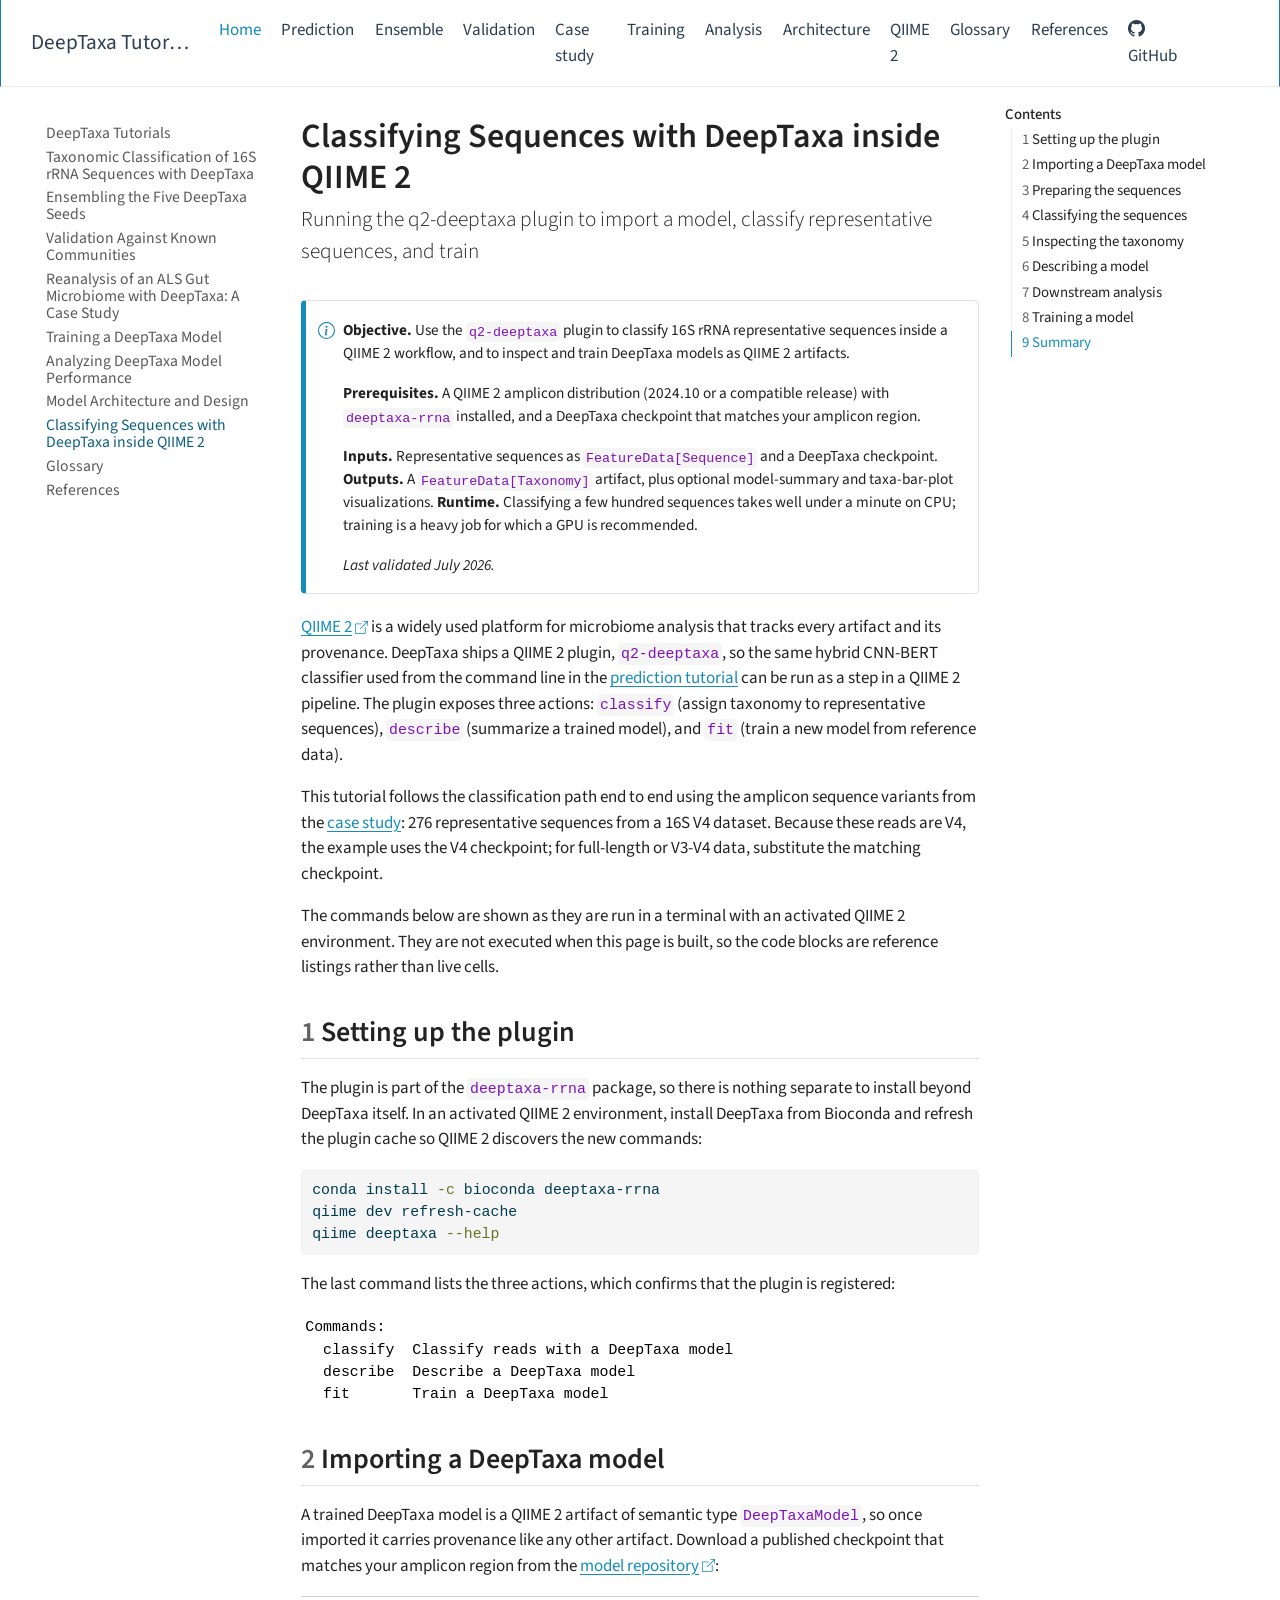
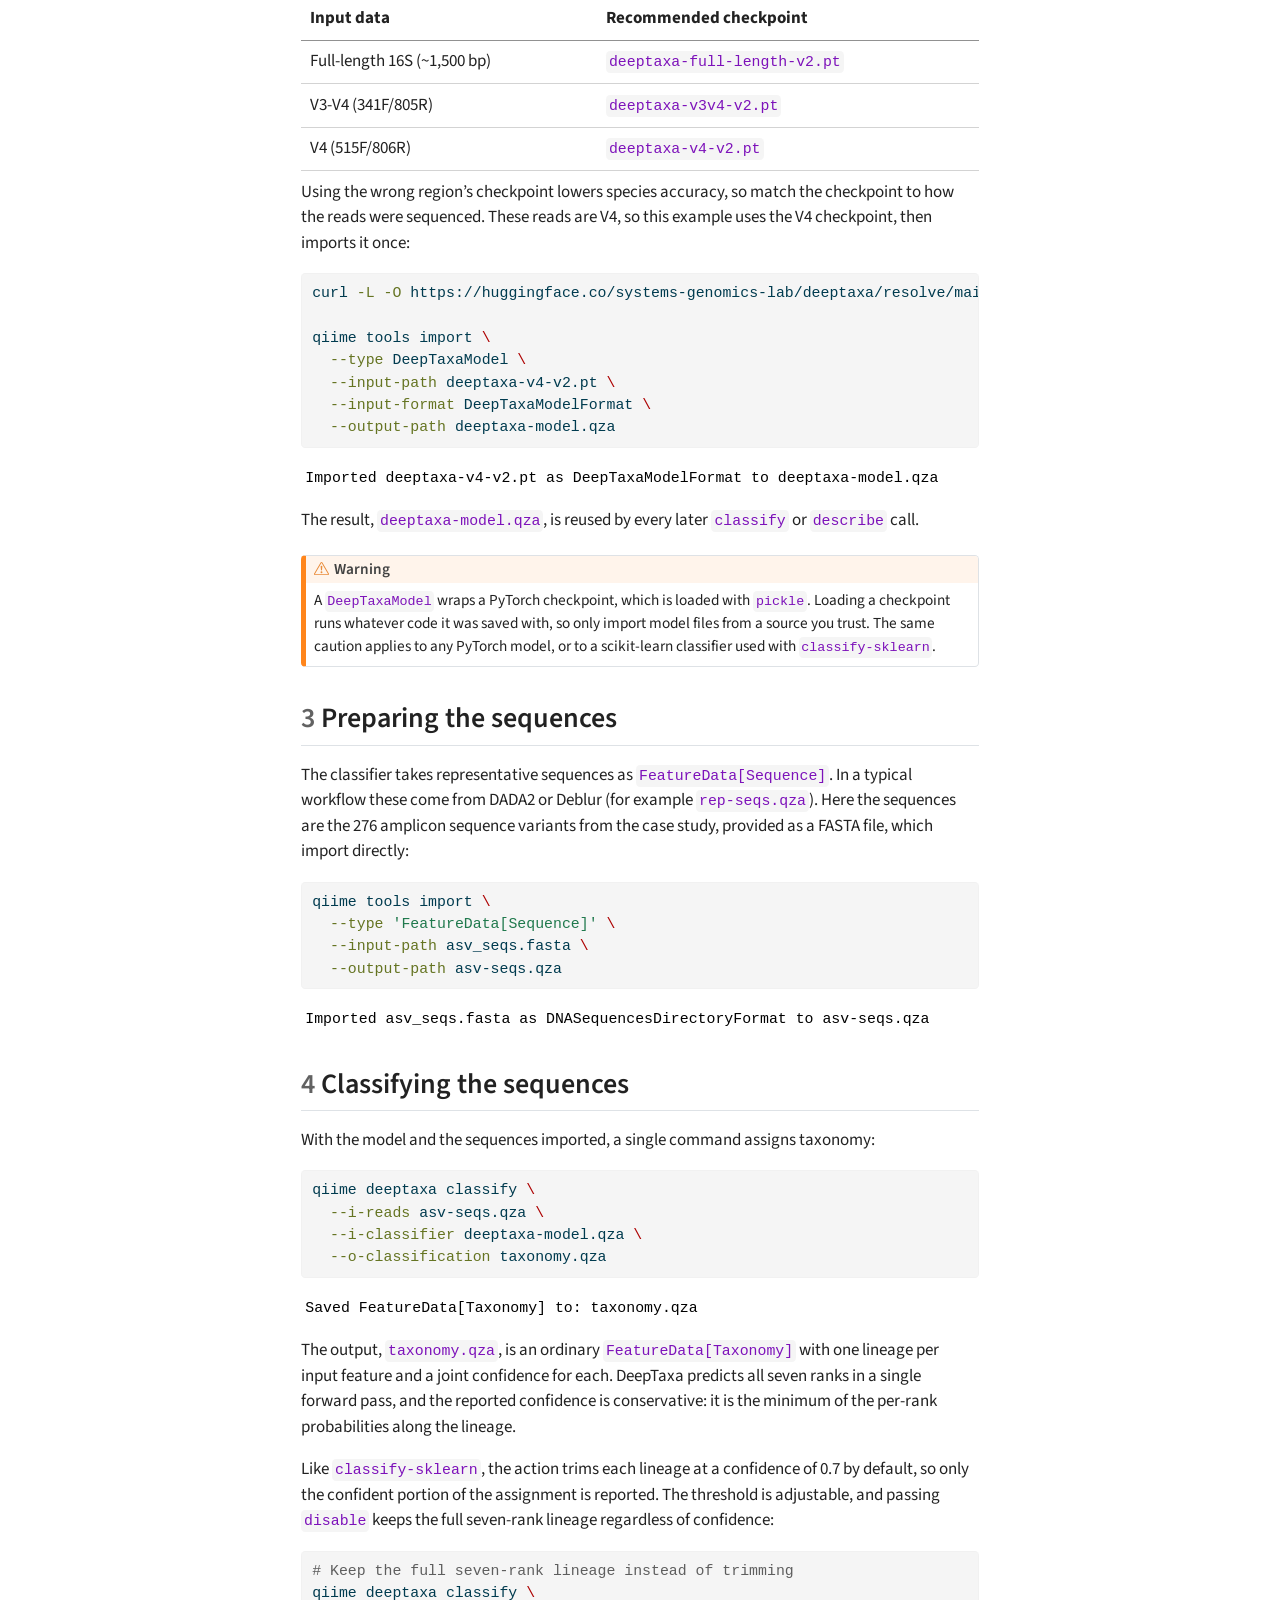
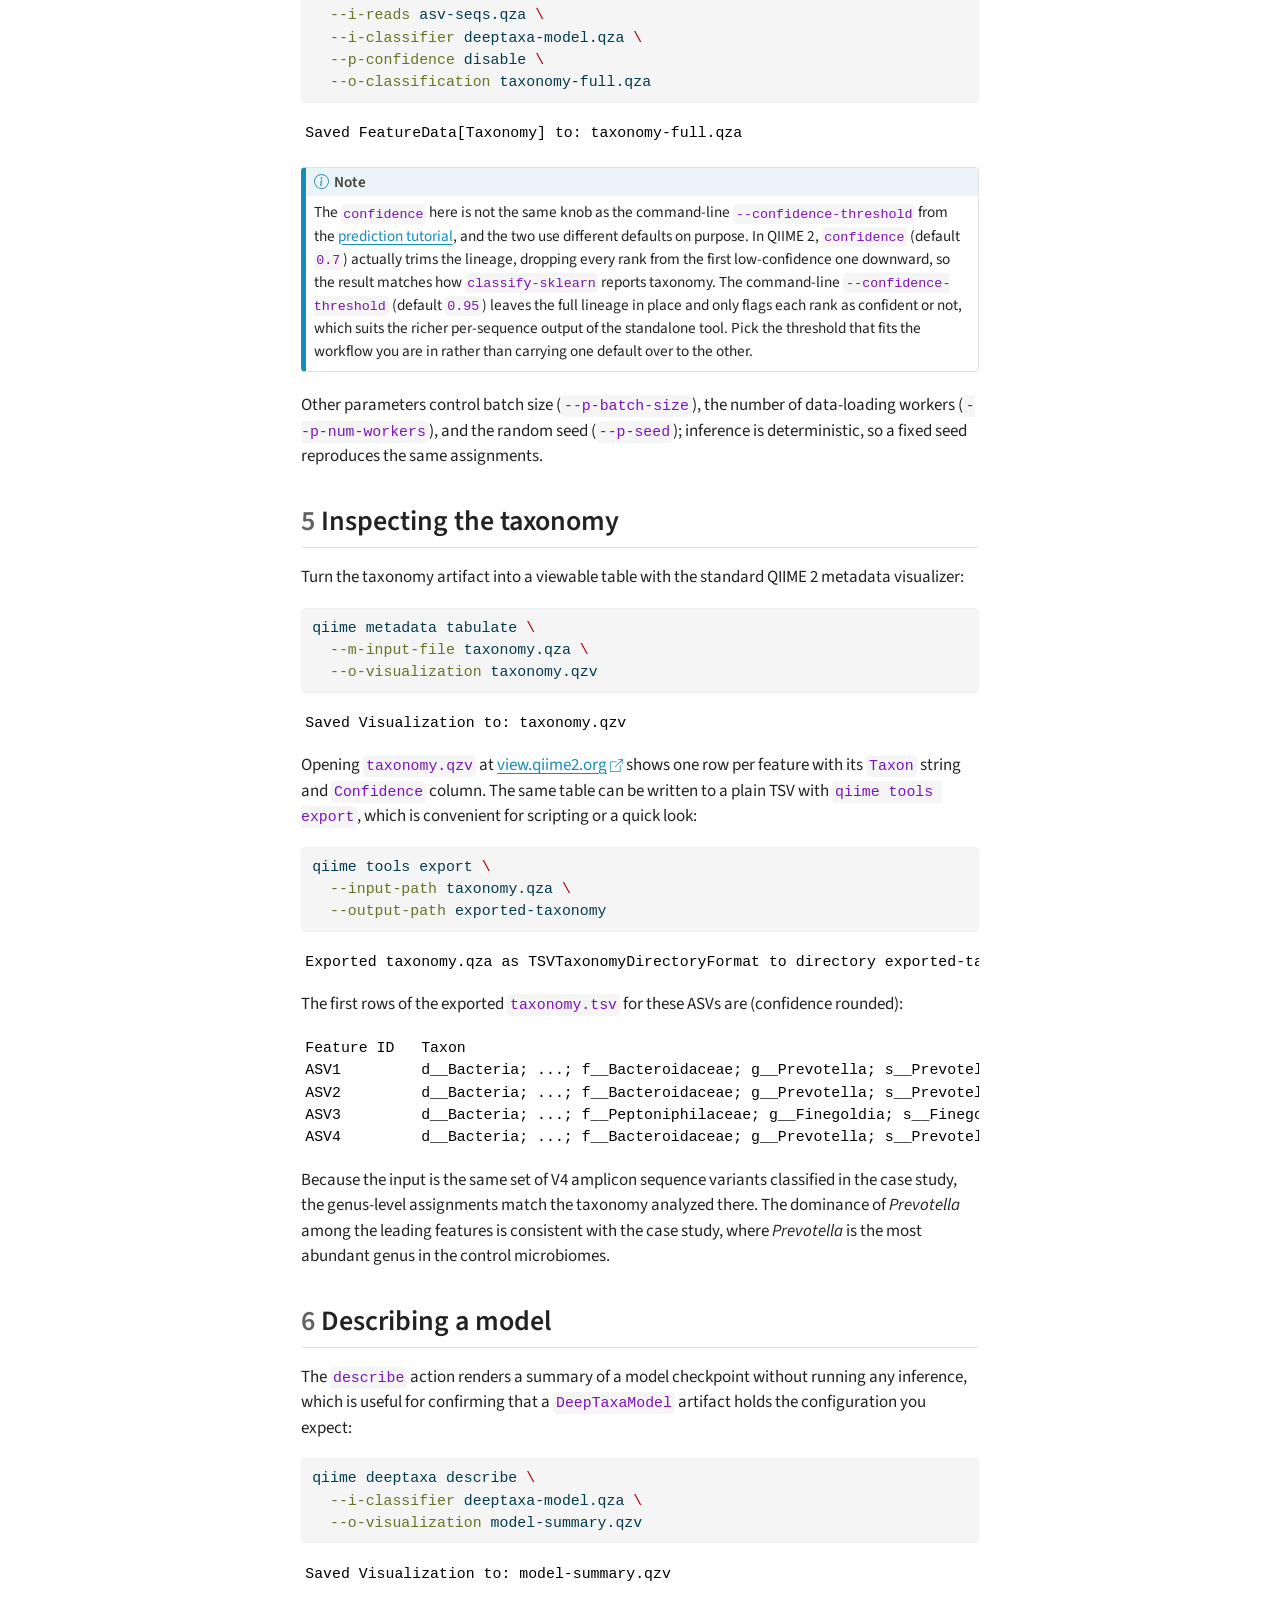
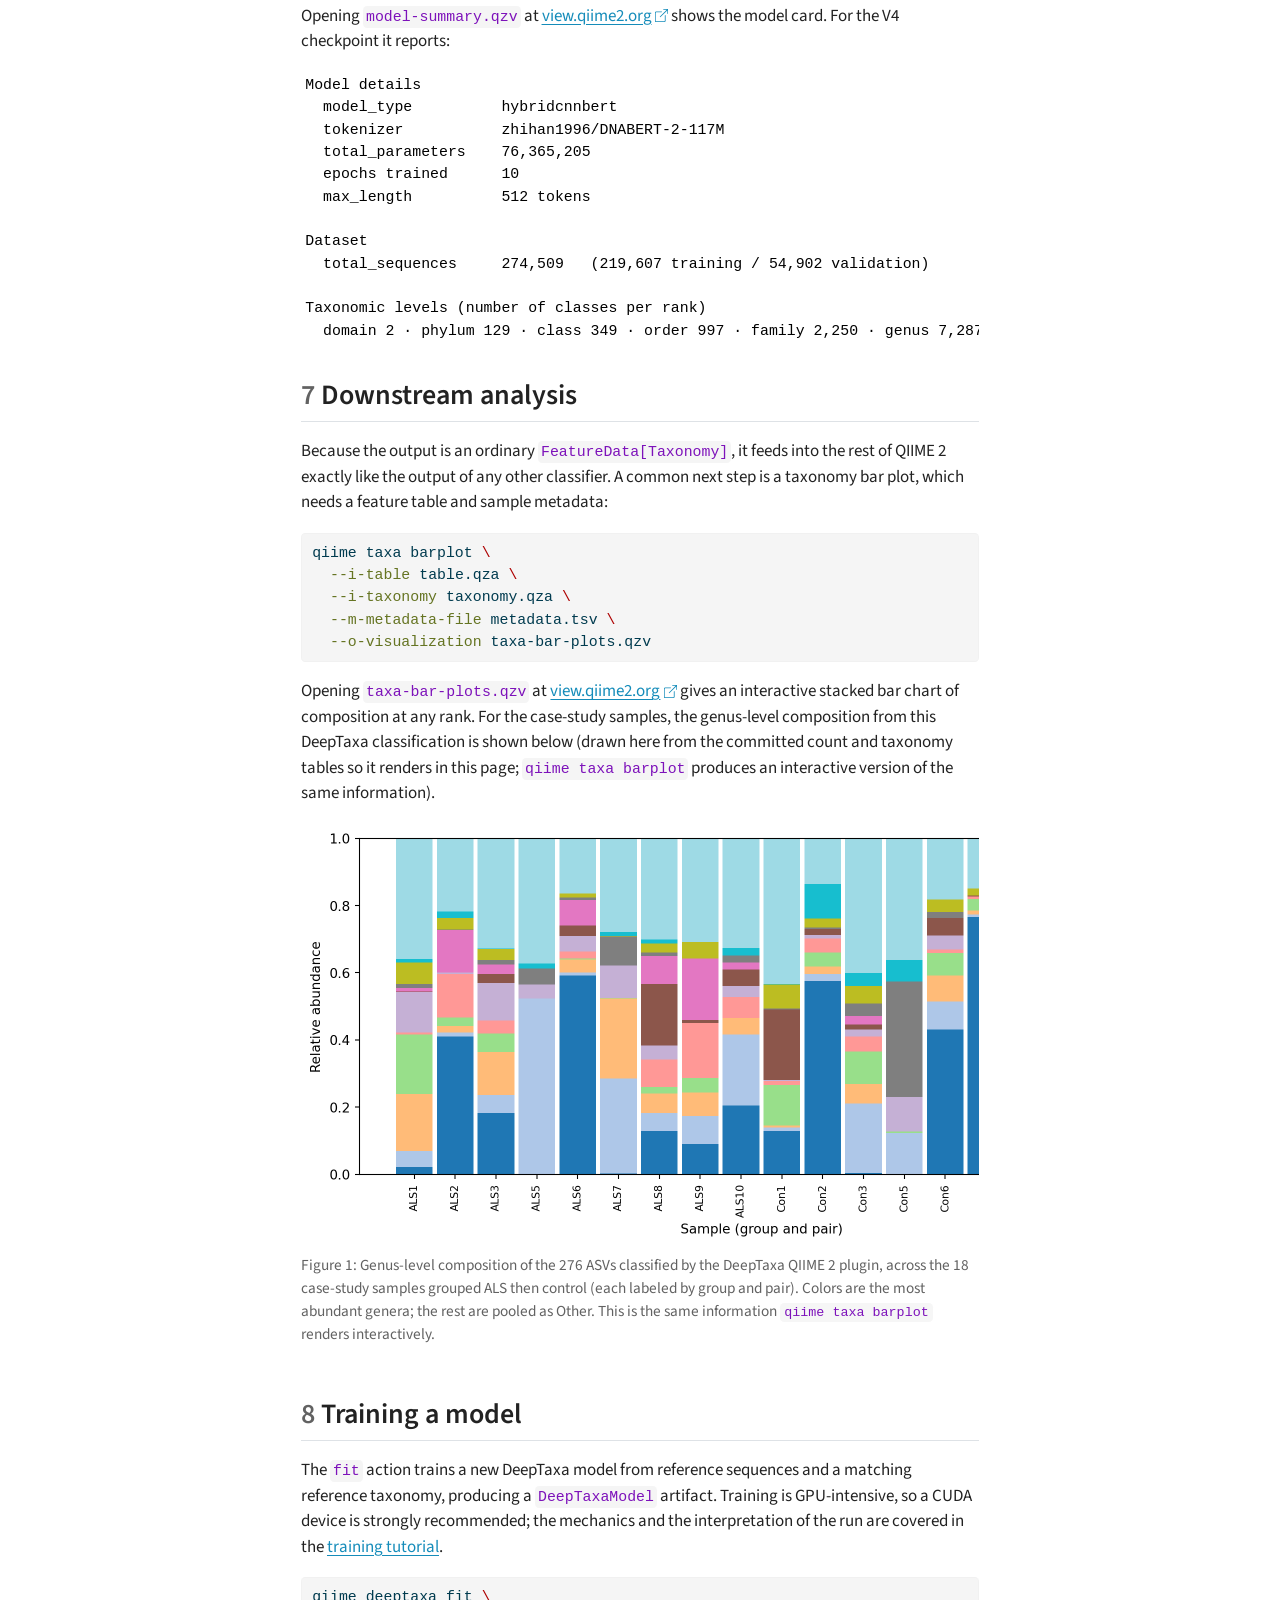
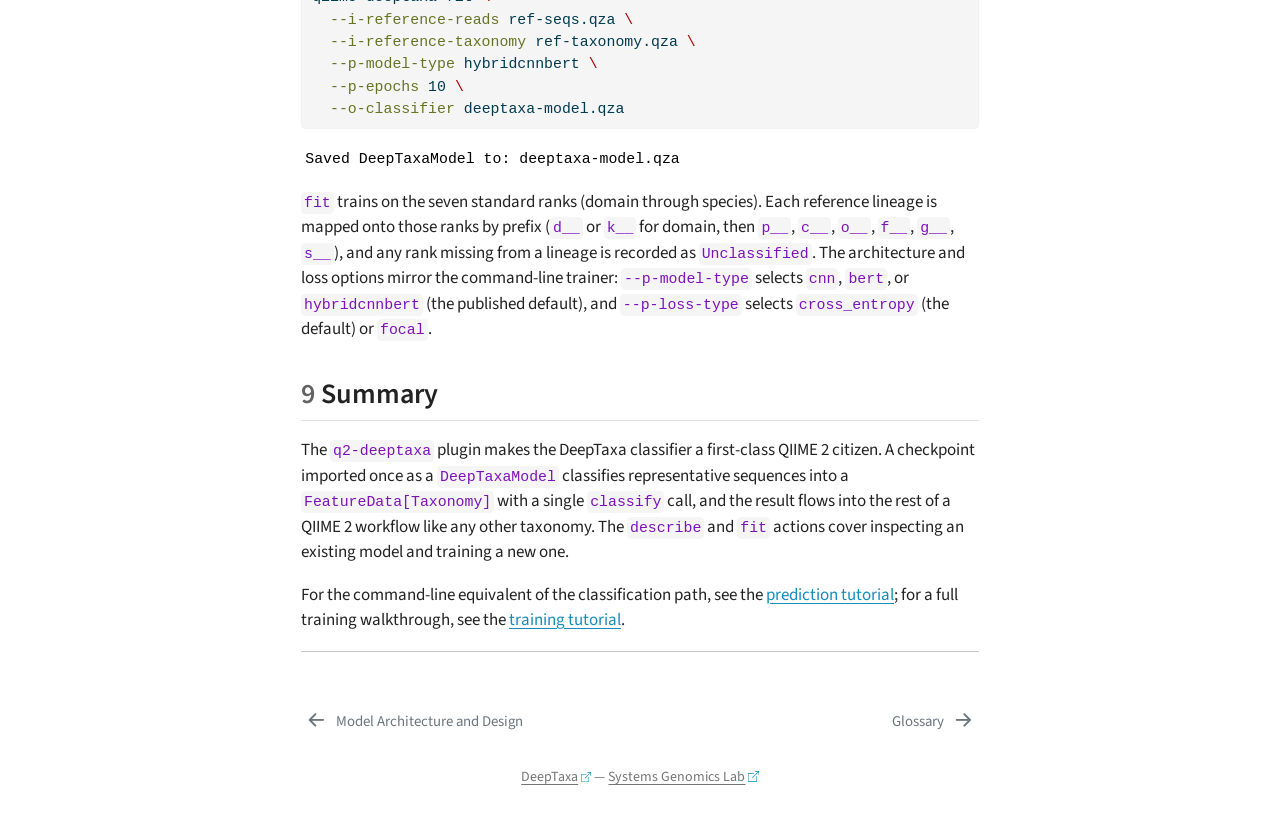
<file: qiime2.html>
<!DOCTYPE html>
<html xmlns="http://www.w3.org/1999/xhtml" lang="en" xml:lang="en"><head>

<meta charset="utf-8">
<meta name="generator" content="quarto-1.9.36">

<meta name="viewport" content="width=device-width, initial-scale=1.0, user-scalable=yes">


<title>Classifying Sequences with DeepTaxa inside QIIME 2 – DeepTaxa Tutorials</title>
<style>
/* Default styles provided by pandoc.
** See https://pandoc.org/MANUAL.html#variables-for-html for config info.
*/
code{white-space: pre-wrap;}
span.smallcaps{font-variant: small-caps;}
div.columns{display: flex; gap: min(4vw, 1.5em);}
div.column{flex: auto; overflow-x: auto;}
div.hanging-indent{margin-left: 1.5em; text-indent: -1.5em;}
ul.task-list{list-style: none;}
ul.task-list li input[type="checkbox"] {
  width: 0.8em;
  margin: 0 0.8em 0.2em -1em; /* quarto-specific, see https://github.com/quarto-dev/quarto-cli/issues/4556 */ 
  vertical-align: middle;
}
/* CSS for syntax highlighting */
html { -webkit-text-size-adjust: 100%; }
pre > code.sourceCode { white-space: pre; position: relative; }
pre > code.sourceCode > span { display: inline-block; line-height: 1.25; }
pre > code.sourceCode > span:empty { height: 1.2em; }
.sourceCode { overflow: visible; }
code.sourceCode > span { color: inherit; text-decoration: inherit; }
div.sourceCode { margin: 1em 0; }
pre.sourceCode { margin: 0; }
@media screen {
div.sourceCode { overflow: auto; }
}
@media print {
pre > code.sourceCode { white-space: pre-wrap; }
pre > code.sourceCode > span { text-indent: -5em; padding-left: 5em; }
}
pre.numberSource code
  { counter-reset: source-line 0; }
pre.numberSource code > span
  { position: relative; left: -4em; counter-increment: source-line; }
pre.numberSource code > span > a:first-child::before
  { content: counter(source-line);
    position: relative; left: -1em; text-align: right; vertical-align: baseline;
    border: none; display: inline-block;
    -webkit-touch-callout: none; -webkit-user-select: none;
    -khtml-user-select: none; -moz-user-select: none;
    -ms-user-select: none; user-select: none;
    padding: 0 4px; width: 4em;
  }
pre.numberSource { margin-left: 3em;  padding-left: 4px; }
div.sourceCode
  {   }
@media screen {
pre > code.sourceCode > span > a:first-child::before { text-decoration: underline; }
}
</style>


<script src="site_libs/quarto-nav/quarto-nav.js"></script>
<script src="site_libs/quarto-nav/headroom.min.js"></script>
<script src="site_libs/clipboard/clipboard.min.js"></script>
<script src="site_libs/quarto-search/autocomplete.umd.js"></script>
<script src="site_libs/quarto-search/fuse.min.js"></script>
<script src="site_libs/quarto-search/quarto-search.js"></script>
<meta name="quarto:offset" content="./">
<link href="./glossary.html" rel="next">
<link href="./architecture.html" rel="prev">
<script src="site_libs/quarto-html/quarto.js" type="module"></script>
<script src="site_libs/quarto-html/tabsets/tabsets.js" type="module"></script>
<script src="site_libs/quarto-html/popper.min.js"></script>
<script src="site_libs/quarto-html/tippy.umd.min.js"></script>
<script src="site_libs/quarto-html/anchor.min.js"></script>
<link href="site_libs/quarto-html/tippy.css" rel="stylesheet">
<link href="site_libs/quarto-html/quarto-syntax-highlighting-845c23b38eaddc0f92fda52bfe77a8c8.css" rel="stylesheet" id="quarto-text-highlighting-styles">
<script src="site_libs/bootstrap/bootstrap.min.js"></script>
<link href="site_libs/bootstrap/bootstrap-icons.css" rel="stylesheet">
<link href="site_libs/bootstrap/bootstrap-482db2502be4e79ccbba6954410fcff1.min.css" rel="stylesheet" append-hash="true" id="quarto-bootstrap" data-mode="light">
<script id="quarto-search-options" type="application/json">{
  "location": "navbar",
  "copy-button": false,
  "collapse-after": 3,
  "panel-placement": "end",
  "type": "overlay",
  "limit": 50,
  "keyboard-shortcut": [
    "f",
    "/",
    "s"
  ],
  "show-item-context": false,
  "language": {
    "search-no-results-text": "No results",
    "search-matching-documents-text": "matching documents",
    "search-copy-link-title": "Copy link to search",
    "search-hide-matches-text": "Hide additional matches",
    "search-more-match-text": "more match in this document",
    "search-more-matches-text": "more matches in this document",
    "search-clear-button-title": "Clear",
    "search-text-placeholder": "",
    "search-detached-cancel-button-title": "Cancel",
    "search-submit-button-title": "Submit",
    "search-label": "Search"
  }
}</script>
<style>html{ scroll-behavior: smooth; }</style>
<!-- Cloudflare Web Analytics --><script defer="" src="https://static.cloudflareinsights.com/beacon.min.js" data-cf-beacon="{&quot;token&quot;: &quot;814105493de84c40bfe298120ac18d08&quot;}"></script><!-- End Cloudflare Web Analytics -->
<script>
// Point inline citation links at the central References page while keeping
// the on-page (hidden) bibliography that feeds the hover popups.
window.addEventListener('load', function () {
  var probe = document.querySelector('link[href*="site_libs/"], script[src*="site_libs/"]');
  var prefix = '';
  if (probe) { var u = probe.getAttribute('href') || probe.getAttribute('src'); prefix = u.substring(0, u.indexOf('site_libs/')); }
  document.querySelectorAll('a[role="doc-biblioref"]').forEach(function (a) {
    var frag = a.hash;
    if (frag && frag.indexOf('#ref-') === 0) a.setAttribute('href', prefix + 'references.html' + frag);
  });
});
</script>


</head>

<body class="nav-sidebar floating nav-fixed quarto-light">

<div id="quarto-search-results"></div>
  <header id="quarto-header" class="headroom fixed-top">
    <nav class="navbar navbar-expand-lg " data-bs-theme="dark">
      <div class="navbar-container container-fluid">
      <div class="navbar-brand-container mx-auto">
    <a class="navbar-brand" href="./index.html">
    <span class="navbar-title">DeepTaxa Tutorials</span>
    </a>
  </div>
            <div id="quarto-search" class="" title="Search"></div>
          <button class="navbar-toggler" type="button" data-bs-toggle="collapse" data-bs-target="#navbarCollapse" aria-controls="navbarCollapse" role="menu" aria-expanded="false" aria-label="Toggle navigation" onclick="if (window.quartoToggleHeadroom) { window.quartoToggleHeadroom(); }">
  <span class="navbar-toggler-icon"></span>
</button>
          <div class="collapse navbar-collapse" id="navbarCollapse">
            <ul class="navbar-nav navbar-nav-scroll me-auto">
  <li class="nav-item">
    <a class="nav-link active" href="./index.html" aria-current="page"> 
<span class="menu-text">Home</span></a>
  </li>  
  <li class="nav-item">
    <a class="nav-link" href="./prediction.html"> 
<span class="menu-text">Prediction</span></a>
  </li>  
  <li class="nav-item">
    <a class="nav-link" href="./ensemble.html"> 
<span class="menu-text">Ensemble</span></a>
  </li>  
  <li class="nav-item">
    <a class="nav-link" href="./validation.html"> 
<span class="menu-text">Validation</span></a>
  </li>  
  <li class="nav-item">
    <a class="nav-link" href="./casestudy.html"> 
<span class="menu-text">Case study</span></a>
  </li>  
  <li class="nav-item">
    <a class="nav-link" href="./training.html"> 
<span class="menu-text">Training</span></a>
  </li>  
  <li class="nav-item">
    <a class="nav-link" href="./analysis.html"> 
<span class="menu-text">Analysis</span></a>
  </li>  
  <li class="nav-item">
    <a class="nav-link" href="./architecture.html"> 
<span class="menu-text">Architecture</span></a>
  </li>  
  <li class="nav-item">
    <a class="nav-link" href="./qiime2.html"> 
<span class="menu-text">QIIME 2</span></a>
  </li>  
  <li class="nav-item">
    <a class="nav-link" href="./glossary.html"> 
<span class="menu-text">Glossary</span></a>
  </li>  
  <li class="nav-item">
    <a class="nav-link" href="./references.html"> 
<span class="menu-text">References</span></a>
  </li>  
</ul>
            <ul class="navbar-nav navbar-nav-scroll ms-auto">
  <li class="nav-item">
    <a class="nav-link" href="https://github.com/systems-genomics-lab/deeptaxa"> <i class="bi bi-github" role="img">
</i> 
<span class="menu-text">GitHub</span></a>
  </li>  
</ul>
          </div> <!-- /navcollapse -->
            <div class="quarto-navbar-tools">
</div>
      </div> <!-- /container-fluid -->
    </nav>
  <nav class="quarto-secondary-nav">
    <div class="container-fluid d-flex">
      <button type="button" class="quarto-btn-toggle btn" data-bs-toggle="collapse" role="button" data-bs-target=".quarto-sidebar-collapse-item" aria-controls="quarto-sidebar" aria-expanded="false" aria-label="Toggle sidebar navigation" onclick="if (window.quartoToggleHeadroom) { window.quartoToggleHeadroom(); }">
        <i class="bi bi-layout-text-sidebar-reverse"></i>
      </button>
        <nav class="quarto-page-breadcrumbs" aria-label="breadcrumb"><ol class="breadcrumb"><li class="breadcrumb-item"><a href="./qiime2.html">Classifying Sequences with DeepTaxa inside QIIME 2</a></li></ol></nav>
        <a class="flex-grow-1" role="navigation" data-bs-toggle="collapse" data-bs-target=".quarto-sidebar-collapse-item" aria-controls="quarto-sidebar" aria-expanded="false" aria-label="Toggle sidebar navigation" onclick="if (window.quartoToggleHeadroom) { window.quartoToggleHeadroom(); }">      
        </a>
    </div>
  </nav>
</header>
<!-- content -->
<div id="quarto-content" class="quarto-container page-columns page-rows-contents page-layout-article page-navbar">
<!-- sidebar -->
  <nav id="quarto-sidebar" class="sidebar collapse collapse-horizontal quarto-sidebar-collapse-item sidebar-navigation floating overflow-auto">
    <div class="sidebar-menu-container"> 
    <ul class="list-unstyled mt-1">
        <li class="sidebar-item">
  <div class="sidebar-item-container"> 
  <a href="./index.html" class="sidebar-item-text sidebar-link">
 <span class="menu-text">DeepTaxa Tutorials</span></a>
  </div>
</li>
        <li class="sidebar-item">
  <div class="sidebar-item-container"> 
  <a href="./prediction.html" class="sidebar-item-text sidebar-link">
 <span class="menu-text">Taxonomic Classification of 16S rRNA Sequences with DeepTaxa</span></a>
  </div>
</li>
        <li class="sidebar-item">
  <div class="sidebar-item-container"> 
  <a href="./ensemble.html" class="sidebar-item-text sidebar-link">
 <span class="menu-text">Ensembling the Five DeepTaxa Seeds</span></a>
  </div>
</li>
        <li class="sidebar-item">
  <div class="sidebar-item-container"> 
  <a href="./validation.html" class="sidebar-item-text sidebar-link">
 <span class="menu-text">Validation Against Known Communities</span></a>
  </div>
</li>
        <li class="sidebar-item">
  <div class="sidebar-item-container"> 
  <a href="./casestudy.html" class="sidebar-item-text sidebar-link">
 <span class="menu-text">Reanalysis of an ALS Gut Microbiome with DeepTaxa: A Case Study</span></a>
  </div>
</li>
        <li class="sidebar-item">
  <div class="sidebar-item-container"> 
  <a href="./training.html" class="sidebar-item-text sidebar-link">
 <span class="menu-text">Training a DeepTaxa Model</span></a>
  </div>
</li>
        <li class="sidebar-item">
  <div class="sidebar-item-container"> 
  <a href="./analysis.html" class="sidebar-item-text sidebar-link">
 <span class="menu-text">Analyzing DeepTaxa Model Performance</span></a>
  </div>
</li>
        <li class="sidebar-item">
  <div class="sidebar-item-container"> 
  <a href="./architecture.html" class="sidebar-item-text sidebar-link">
 <span class="menu-text">Model Architecture and Design</span></a>
  </div>
</li>
        <li class="sidebar-item">
  <div class="sidebar-item-container"> 
  <a href="./qiime2.html" class="sidebar-item-text sidebar-link active">
 <span class="menu-text">Classifying Sequences with DeepTaxa inside QIIME 2</span></a>
  </div>
</li>
        <li class="sidebar-item">
  <div class="sidebar-item-container"> 
  <a href="./glossary.html" class="sidebar-item-text sidebar-link">
 <span class="menu-text">Glossary</span></a>
  </div>
</li>
        <li class="sidebar-item">
  <div class="sidebar-item-container"> 
  <a href="./references.html" class="sidebar-item-text sidebar-link">
 <span class="menu-text">References</span></a>
  </div>
</li>
    </ul>
    </div>
</nav>
<div id="quarto-sidebar-glass" class="quarto-sidebar-collapse-item" data-bs-toggle="collapse" data-bs-target=".quarto-sidebar-collapse-item"></div>
<!-- margin-sidebar -->
    <div id="quarto-margin-sidebar" class="sidebar margin-sidebar">
        <nav id="TOC" role="doc-toc" class="toc-active">
    <h2 id="toc-title">Contents</h2>
   
  <ul>
  <li><a href="#setting-up-the-plugin" id="toc-setting-up-the-plugin" class="nav-link active" data-scroll-target="#setting-up-the-plugin"><span class="header-section-number">1</span> Setting up the plugin</a></li>
  <li><a href="#importing-a-deeptaxa-model" id="toc-importing-a-deeptaxa-model" class="nav-link" data-scroll-target="#importing-a-deeptaxa-model"><span class="header-section-number">2</span> Importing a DeepTaxa model</a></li>
  <li><a href="#preparing-the-sequences" id="toc-preparing-the-sequences" class="nav-link" data-scroll-target="#preparing-the-sequences"><span class="header-section-number">3</span> Preparing the sequences</a></li>
  <li><a href="#classifying-the-sequences" id="toc-classifying-the-sequences" class="nav-link" data-scroll-target="#classifying-the-sequences"><span class="header-section-number">4</span> Classifying the sequences</a></li>
  <li><a href="#inspecting-the-taxonomy" id="toc-inspecting-the-taxonomy" class="nav-link" data-scroll-target="#inspecting-the-taxonomy"><span class="header-section-number">5</span> Inspecting the taxonomy</a></li>
  <li><a href="#describing-a-model" id="toc-describing-a-model" class="nav-link" data-scroll-target="#describing-a-model"><span class="header-section-number">6</span> Describing a model</a></li>
  <li><a href="#downstream-analysis" id="toc-downstream-analysis" class="nav-link" data-scroll-target="#downstream-analysis"><span class="header-section-number">7</span> Downstream analysis</a></li>
  <li><a href="#training-a-model" id="toc-training-a-model" class="nav-link" data-scroll-target="#training-a-model"><span class="header-section-number">8</span> Training a model</a></li>
  <li><a href="#summary" id="toc-summary" class="nav-link" data-scroll-target="#summary"><span class="header-section-number">9</span> Summary</a></li>
  </ul>
</nav>
    </div>
<!-- main -->
<main class="content" id="quarto-document-content">

<header id="title-block-header" class="quarto-title-block default">
<div class="quarto-title">
<h1 class="title">Classifying Sequences with DeepTaxa inside QIIME 2</h1>
<p class="subtitle lead">Running the q2-deeptaxa plugin to import a model, classify representative sequences, and train</p>
</div>



<div class="quarto-title-meta">

    
  
    
  </div>
  


</header>


<div class="callout callout-style-simple callout-note">
<div class="callout-body d-flex">
<div class="callout-icon-container">
<i class="callout-icon"></i>
</div>
<div class="callout-body-container">
<p><strong>Objective.</strong> Use the <code>q2-deeptaxa</code> plugin to classify 16S rRNA representative sequences inside a QIIME 2 workflow, and to inspect and train DeepTaxa models as QIIME 2 artifacts.</p>
<p><strong>Prerequisites.</strong> A QIIME 2 amplicon distribution (2024.10 or a compatible release) with <code>deeptaxa-rrna</code> installed, and a DeepTaxa checkpoint that matches your amplicon region.</p>
<p><strong>Inputs.</strong> Representative sequences as <code>FeatureData[Sequence]</code> and a DeepTaxa checkpoint. <strong>Outputs.</strong> A <code>FeatureData[Taxonomy]</code> artifact, plus optional model-summary and taxa-bar-plot visualizations. <strong>Runtime.</strong> Classifying a few hundred sequences takes well under a minute on CPU; training is a heavy job for which a GPU is recommended.</p>
<p><em>Last validated July 2026.</em></p>
</div>
</div>
</div>
<p><a href="https://qiime2.org">QIIME 2</a> is a widely used platform for microbiome analysis that tracks every artifact and its provenance. DeepTaxa ships a QIIME 2 plugin, <code>q2-deeptaxa</code>, so the same hybrid CNN-BERT classifier used from the command line in the <a href="./prediction.html">prediction tutorial</a> can be run as a step in a QIIME 2 pipeline. The plugin exposes three actions: <code>classify</code> (assign taxonomy to representative sequences), <code>describe</code> (summarize a trained model), and <code>fit</code> (train a new model from reference data).</p>
<p>This tutorial follows the classification path end to end using the amplicon sequence variants from the <a href="./casestudy.html">case study</a>: 276 representative sequences from a 16S V4 dataset. Because these reads are V4, the example uses the V4 checkpoint; for full-length or V3-V4 data, substitute the matching checkpoint.</p>
<p>The commands below are shown as they are run in a terminal with an activated QIIME 2 environment. They are not executed when this page is built, so the code blocks are reference listings rather than live cells.</p>
<section id="setting-up-the-plugin" class="level2" data-number="1">
<h2 data-number="1" class="anchored" data-anchor-id="setting-up-the-plugin"><span class="header-section-number">1</span> Setting up the plugin</h2>
<p>The plugin is part of the <code>deeptaxa-rrna</code> package, so there is nothing separate to install beyond DeepTaxa itself. In an activated QIIME 2 environment, install DeepTaxa from Bioconda and refresh the plugin cache so QIIME 2 discovers the new commands:</p>
<div class="code-copy-outer-scaffold"><div class="sourceCode" id="cb1"><pre class="sourceCode bash code-with-copy"><code class="sourceCode bash"><span id="cb1-1"><a href="#cb1-1" aria-hidden="true" tabindex="-1"></a><span class="ex">conda</span> install <span class="at">-c</span> bioconda deeptaxa-rrna</span>
<span id="cb1-2"><a href="#cb1-2" aria-hidden="true" tabindex="-1"></a><span class="ex">qiime</span> dev refresh-cache</span>
<span id="cb1-3"><a href="#cb1-3" aria-hidden="true" tabindex="-1"></a><span class="ex">qiime</span> deeptaxa <span class="at">--help</span></span></code></pre></div><button title="Copy to Clipboard" class="code-copy-button"><i class="bi"></i></button></div>
<p>The last command lists the three actions, which confirms that the plugin is registered:</p>
<pre class="text"><code>Commands:
  classify  Classify reads with a DeepTaxa model
  describe  Describe a DeepTaxa model
  fit       Train a DeepTaxa model</code></pre>
</section>
<section id="importing-a-deeptaxa-model" class="level2" data-number="2">
<h2 data-number="2" class="anchored" data-anchor-id="importing-a-deeptaxa-model"><span class="header-section-number">2</span> Importing a DeepTaxa model</h2>
<p>A trained DeepTaxa model is a QIIME 2 artifact of semantic type <code>DeepTaxaModel</code>, so once imported it carries provenance like any other artifact. Download a published checkpoint that matches your amplicon region from the <a href="https://huggingface.co/systems-genomics-lab/deeptaxa">model repository</a>:</p>
<table class="caption-top table">
<thead>
<tr class="header">
<th>Input data</th>
<th>Recommended checkpoint</th>
</tr>
</thead>
<tbody>
<tr class="odd">
<td>Full-length 16S (~1,500 bp)</td>
<td><code>deeptaxa-full-length-v2.pt</code></td>
</tr>
<tr class="even">
<td>V3-V4 (341F/805R)</td>
<td><code>deeptaxa-v3v4-v2.pt</code></td>
</tr>
<tr class="odd">
<td>V4 (515F/806R)</td>
<td><code>deeptaxa-v4-v2.pt</code></td>
</tr>
</tbody>
</table>
<p>Using the wrong region’s checkpoint lowers species accuracy, so match the checkpoint to how the reads were sequenced. These reads are V4, so this example uses the V4 checkpoint, then imports it once:</p>
<div class="code-copy-outer-scaffold"><div class="sourceCode" id="cb3"><pre class="sourceCode bash code-with-copy"><code class="sourceCode bash"><span id="cb3-1"><a href="#cb3-1" aria-hidden="true" tabindex="-1"></a><span class="ex">curl</span> <span class="at">-L</span> <span class="at">-O</span> https://huggingface.co/systems-genomics-lab/deeptaxa/resolve/main/deeptaxa-v4-v2.pt</span>
<span id="cb3-2"><a href="#cb3-2" aria-hidden="true" tabindex="-1"></a></span>
<span id="cb3-3"><a href="#cb3-3" aria-hidden="true" tabindex="-1"></a><span class="ex">qiime</span> tools import <span class="dt">\</span></span>
<span id="cb3-4"><a href="#cb3-4" aria-hidden="true" tabindex="-1"></a>  <span class="at">--type</span> DeepTaxaModel <span class="dt">\</span></span>
<span id="cb3-5"><a href="#cb3-5" aria-hidden="true" tabindex="-1"></a>  <span class="at">--input-path</span> deeptaxa-v4-v2.pt <span class="dt">\</span></span>
<span id="cb3-6"><a href="#cb3-6" aria-hidden="true" tabindex="-1"></a>  <span class="at">--input-format</span> DeepTaxaModelFormat <span class="dt">\</span></span>
<span id="cb3-7"><a href="#cb3-7" aria-hidden="true" tabindex="-1"></a>  <span class="at">--output-path</span> deeptaxa-model.qza</span></code></pre></div><button title="Copy to Clipboard" class="code-copy-button"><i class="bi"></i></button></div>
<pre class="text"><code>Imported deeptaxa-v4-v2.pt as DeepTaxaModelFormat to deeptaxa-model.qza</code></pre>
<p>The result, <code>deeptaxa-model.qza</code>, is reused by every later <code>classify</code> or <code>describe</code> call.</p>
<div class="callout callout-style-default callout-warning callout-titled">
<div class="callout-header d-flex align-content-center">
<div class="callout-icon-container">
<i class="callout-icon"></i>
</div>
<div class="callout-title-container flex-fill">
Warning
</div>
</div>
<div class="callout-body-container callout-body">
<p>A <code>DeepTaxaModel</code> wraps a PyTorch checkpoint, which is loaded with <code>pickle</code>. Loading a checkpoint runs whatever code it was saved with, so only import model files from a source you trust. The same caution applies to any PyTorch model, or to a scikit-learn classifier used with <code>classify-sklearn</code>.</p>
</div>
</div>
</section>
<section id="preparing-the-sequences" class="level2" data-number="3">
<h2 data-number="3" class="anchored" data-anchor-id="preparing-the-sequences"><span class="header-section-number">3</span> Preparing the sequences</h2>
<p>The classifier takes representative sequences as <code>FeatureData[Sequence]</code>. In a typical workflow these come from DADA2 or Deblur (for example <code>rep-seqs.qza</code>). Here the sequences are the 276 amplicon sequence variants from the case study, provided as a FASTA file, which import directly:</p>
<div class="code-copy-outer-scaffold"><div class="sourceCode" id="cb5"><pre class="sourceCode bash code-with-copy"><code class="sourceCode bash"><span id="cb5-1"><a href="#cb5-1" aria-hidden="true" tabindex="-1"></a><span class="ex">qiime</span> tools import <span class="dt">\</span></span>
<span id="cb5-2"><a href="#cb5-2" aria-hidden="true" tabindex="-1"></a>  <span class="at">--type</span> <span class="st">'FeatureData[Sequence]'</span> <span class="dt">\</span></span>
<span id="cb5-3"><a href="#cb5-3" aria-hidden="true" tabindex="-1"></a>  <span class="at">--input-path</span> asv_seqs.fasta <span class="dt">\</span></span>
<span id="cb5-4"><a href="#cb5-4" aria-hidden="true" tabindex="-1"></a>  <span class="at">--output-path</span> asv-seqs.qza</span></code></pre></div><button title="Copy to Clipboard" class="code-copy-button"><i class="bi"></i></button></div>
<pre class="text"><code>Imported asv_seqs.fasta as DNASequencesDirectoryFormat to asv-seqs.qza</code></pre>
</section>
<section id="classifying-the-sequences" class="level2" data-number="4">
<h2 data-number="4" class="anchored" data-anchor-id="classifying-the-sequences"><span class="header-section-number">4</span> Classifying the sequences</h2>
<p>With the model and the sequences imported, a single command assigns taxonomy:</p>
<div class="code-copy-outer-scaffold"><div class="sourceCode" id="cb7"><pre class="sourceCode bash code-with-copy"><code class="sourceCode bash"><span id="cb7-1"><a href="#cb7-1" aria-hidden="true" tabindex="-1"></a><span class="ex">qiime</span> deeptaxa classify <span class="dt">\</span></span>
<span id="cb7-2"><a href="#cb7-2" aria-hidden="true" tabindex="-1"></a>  <span class="at">--i-reads</span> asv-seqs.qza <span class="dt">\</span></span>
<span id="cb7-3"><a href="#cb7-3" aria-hidden="true" tabindex="-1"></a>  <span class="at">--i-classifier</span> deeptaxa-model.qza <span class="dt">\</span></span>
<span id="cb7-4"><a href="#cb7-4" aria-hidden="true" tabindex="-1"></a>  <span class="at">--o-classification</span> taxonomy.qza</span></code></pre></div><button title="Copy to Clipboard" class="code-copy-button"><i class="bi"></i></button></div>
<pre class="text"><code>Saved FeatureData[Taxonomy] to: taxonomy.qza</code></pre>
<p>The output, <code>taxonomy.qza</code>, is an ordinary <code>FeatureData[Taxonomy]</code> with one lineage per input feature and a joint confidence for each. DeepTaxa predicts all seven ranks in a single forward pass, and the reported confidence is conservative: it is the minimum of the per-rank probabilities along the lineage.</p>
<p>Like <code>classify-sklearn</code>, the action trims each lineage at a confidence of 0.7 by default, so only the confident portion of the assignment is reported. The threshold is adjustable, and passing <code>disable</code> keeps the full seven-rank lineage regardless of confidence:</p>
<div class="code-copy-outer-scaffold"><div class="sourceCode" id="cb9"><pre class="sourceCode bash code-with-copy"><code class="sourceCode bash"><span id="cb9-1"><a href="#cb9-1" aria-hidden="true" tabindex="-1"></a><span class="co"># Keep the full seven-rank lineage instead of trimming</span></span>
<span id="cb9-2"><a href="#cb9-2" aria-hidden="true" tabindex="-1"></a><span class="ex">qiime</span> deeptaxa classify <span class="dt">\</span></span>
<span id="cb9-3"><a href="#cb9-3" aria-hidden="true" tabindex="-1"></a>  <span class="at">--i-reads</span> asv-seqs.qza <span class="dt">\</span></span>
<span id="cb9-4"><a href="#cb9-4" aria-hidden="true" tabindex="-1"></a>  <span class="at">--i-classifier</span> deeptaxa-model.qza <span class="dt">\</span></span>
<span id="cb9-5"><a href="#cb9-5" aria-hidden="true" tabindex="-1"></a>  <span class="at">--p-confidence</span> disable <span class="dt">\</span></span>
<span id="cb9-6"><a href="#cb9-6" aria-hidden="true" tabindex="-1"></a>  <span class="at">--o-classification</span> taxonomy-full.qza</span></code></pre></div><button title="Copy to Clipboard" class="code-copy-button"><i class="bi"></i></button></div>
<pre class="text"><code>Saved FeatureData[Taxonomy] to: taxonomy-full.qza</code></pre>
<div class="callout callout-style-default callout-note callout-titled">
<div class="callout-header d-flex align-content-center">
<div class="callout-icon-container">
<i class="callout-icon"></i>
</div>
<div class="callout-title-container flex-fill">
Note
</div>
</div>
<div class="callout-body-container callout-body">
<p>The <code>confidence</code> here is not the same knob as the command-line <code>--confidence-threshold</code> from the <a href="./prediction.html">prediction tutorial</a>, and the two use different defaults on purpose. In QIIME 2, <code>confidence</code> (default <code>0.7</code>) actually trims the lineage, dropping every rank from the first low-confidence one downward, so the result matches how <code>classify-sklearn</code> reports taxonomy. The command-line <code>--confidence-threshold</code> (default <code>0.95</code>) leaves the full lineage in place and only flags each rank as confident or not, which suits the richer per-sequence output of the standalone tool. Pick the threshold that fits the workflow you are in rather than carrying one default over to the other.</p>
</div>
</div>
<p>Other parameters control batch size (<code>--p-batch-size</code>), the number of data-loading workers (<code>--p-num-workers</code>), and the random seed (<code>--p-seed</code>); inference is deterministic, so a fixed seed reproduces the same assignments.</p>
</section>
<section id="inspecting-the-taxonomy" class="level2" data-number="5">
<h2 data-number="5" class="anchored" data-anchor-id="inspecting-the-taxonomy"><span class="header-section-number">5</span> Inspecting the taxonomy</h2>
<p>Turn the taxonomy artifact into a viewable table with the standard QIIME 2 metadata visualizer:</p>
<div class="code-copy-outer-scaffold"><div class="sourceCode" id="cb11"><pre class="sourceCode bash code-with-copy"><code class="sourceCode bash"><span id="cb11-1"><a href="#cb11-1" aria-hidden="true" tabindex="-1"></a><span class="ex">qiime</span> metadata tabulate <span class="dt">\</span></span>
<span id="cb11-2"><a href="#cb11-2" aria-hidden="true" tabindex="-1"></a>  <span class="at">--m-input-file</span> taxonomy.qza <span class="dt">\</span></span>
<span id="cb11-3"><a href="#cb11-3" aria-hidden="true" tabindex="-1"></a>  <span class="at">--o-visualization</span> taxonomy.qzv</span></code></pre></div><button title="Copy to Clipboard" class="code-copy-button"><i class="bi"></i></button></div>
<pre class="text"><code>Saved Visualization to: taxonomy.qzv</code></pre>
<p>Opening <code>taxonomy.qzv</code> at <a href="https://view.qiime2.org">view.qiime2.org</a> shows one row per feature with its <code>Taxon</code> string and <code>Confidence</code> column. The same table can be written to a plain TSV with <code>qiime tools export</code>, which is convenient for scripting or a quick look:</p>
<div class="code-copy-outer-scaffold"><div class="sourceCode" id="cb13"><pre class="sourceCode bash code-with-copy"><code class="sourceCode bash"><span id="cb13-1"><a href="#cb13-1" aria-hidden="true" tabindex="-1"></a><span class="ex">qiime</span> tools export <span class="dt">\</span></span>
<span id="cb13-2"><a href="#cb13-2" aria-hidden="true" tabindex="-1"></a>  <span class="at">--input-path</span> taxonomy.qza <span class="dt">\</span></span>
<span id="cb13-3"><a href="#cb13-3" aria-hidden="true" tabindex="-1"></a>  <span class="at">--output-path</span> exported-taxonomy</span></code></pre></div><button title="Copy to Clipboard" class="code-copy-button"><i class="bi"></i></button></div>
<pre class="text"><code>Exported taxonomy.qza as TSVTaxonomyDirectoryFormat to directory exported-taxonomy</code></pre>
<p>The first rows of the exported <code>taxonomy.tsv</code> for these ASVs are (confidence rounded):</p>
<pre class="text"><code>Feature ID   Taxon                                                                            Confidence
ASV1         d__Bacteria; ...; f__Bacteroidaceae; g__Prevotella; s__Prevotella corporis        0.9999
ASV2         d__Bacteria; ...; f__Bacteroidaceae; g__Prevotella; s__Prevotella bivia           0.9999
ASV3         d__Bacteria; ...; f__Peptoniphilaceae; g__Finegoldia; s__Finegoldia magna_H        0.9989
ASV4         d__Bacteria; ...; f__Bacteroidaceae; g__Prevotella; s__Prevotella disiens          1.0000</code></pre>
<p>Because the input is the same set of V4 amplicon sequence variants classified in the case study, the genus-level assignments match the taxonomy analyzed there. The dominance of <em>Prevotella</em> among the leading features is consistent with the case study, where <em>Prevotella</em> is the most abundant genus in the control microbiomes.</p>
</section>
<section id="describing-a-model" class="level2" data-number="6">
<h2 data-number="6" class="anchored" data-anchor-id="describing-a-model"><span class="header-section-number">6</span> Describing a model</h2>
<p>The <code>describe</code> action renders a summary of a model checkpoint without running any inference, which is useful for confirming that a <code>DeepTaxaModel</code> artifact holds the configuration you expect:</p>
<div class="code-copy-outer-scaffold"><div class="sourceCode" id="cb16"><pre class="sourceCode bash code-with-copy"><code class="sourceCode bash"><span id="cb16-1"><a href="#cb16-1" aria-hidden="true" tabindex="-1"></a><span class="ex">qiime</span> deeptaxa describe <span class="dt">\</span></span>
<span id="cb16-2"><a href="#cb16-2" aria-hidden="true" tabindex="-1"></a>  <span class="at">--i-classifier</span> deeptaxa-model.qza <span class="dt">\</span></span>
<span id="cb16-3"><a href="#cb16-3" aria-hidden="true" tabindex="-1"></a>  <span class="at">--o-visualization</span> model-summary.qzv</span></code></pre></div><button title="Copy to Clipboard" class="code-copy-button"><i class="bi"></i></button></div>
<pre class="text"><code>Saved Visualization to: model-summary.qzv</code></pre>
<p>Opening <code>model-summary.qzv</code> at <a href="https://view.qiime2.org">view.qiime2.org</a> shows the model card. For the V4 checkpoint it reports:</p>
<pre class="text"><code>Model details
  model_type          hybridcnnbert
  tokenizer           zhihan1996/DNABERT-2-117M
  total_parameters    76,365,205
  epochs trained      10
  max_length          512 tokens

Dataset
  total_sequences     274,509   (219,607 training / 54,902 validation)

Taxonomic levels (number of classes per rank)
  domain 2 · phylum 129 · class 349 · order 997 · family 2,250 · genus 7,287 · species 16,909</code></pre>
</section>
<section id="downstream-analysis" class="level2" data-number="7">
<h2 data-number="7" class="anchored" data-anchor-id="downstream-analysis"><span class="header-section-number">7</span> Downstream analysis</h2>
<p>Because the output is an ordinary <code>FeatureData[Taxonomy]</code>, it feeds into the rest of QIIME 2 exactly like the output of any other classifier. A common next step is a taxonomy bar plot, which needs a feature table and sample metadata:</p>
<div class="code-copy-outer-scaffold"><div class="sourceCode" id="cb19"><pre class="sourceCode bash code-with-copy"><code class="sourceCode bash"><span id="cb19-1"><a href="#cb19-1" aria-hidden="true" tabindex="-1"></a><span class="ex">qiime</span> taxa barplot <span class="dt">\</span></span>
<span id="cb19-2"><a href="#cb19-2" aria-hidden="true" tabindex="-1"></a>  <span class="at">--i-table</span> table.qza <span class="dt">\</span></span>
<span id="cb19-3"><a href="#cb19-3" aria-hidden="true" tabindex="-1"></a>  <span class="at">--i-taxonomy</span> taxonomy.qza <span class="dt">\</span></span>
<span id="cb19-4"><a href="#cb19-4" aria-hidden="true" tabindex="-1"></a>  <span class="at">--m-metadata-file</span> metadata.tsv <span class="dt">\</span></span>
<span id="cb19-5"><a href="#cb19-5" aria-hidden="true" tabindex="-1"></a>  <span class="at">--o-visualization</span> taxa-bar-plots.qzv</span></code></pre></div><button title="Copy to Clipboard" class="code-copy-button"><i class="bi"></i></button></div>
<p>Opening <code>taxa-bar-plots.qzv</code> at <a href="https://view.qiime2.org">view.qiime2.org</a> gives an interactive stacked bar chart of composition at any rank. For the case-study samples, the genus-level composition from this DeepTaxa classification is shown below (drawn here from the committed count and taxonomy tables so it renders in this page; <code>qiime taxa barplot</code> produces an interactive version of the same information).</p>
<div id="cell-fig-q2-barplot" class="cell" data-execution_count="1">
<div class="cell-output cell-output-display">
<div id="fig-q2-barplot" class="quarto-float quarto-figure quarto-figure-center anchored" alt="Stacked bar chart of genus-level relative abundance across 18 samples grouped into ALS and control, with Prevotella prominent in several control samples.">
<figure class="quarto-float quarto-float-fig figure">
<div aria-describedby="fig-q2-barplot-caption-0ceaefa1-69ba-4598-a22c-09a6ac19f8ca">
<img src="qiime2_files/figure-html/fig-q2-barplot-output-1.png" alt="Stacked bar chart of genus-level relative abundance across 18 samples grouped into ALS and control, with Prevotella prominent in several control samples." width="1046" height="422" class="figure-img">
</div>
<figcaption class="quarto-float-caption-bottom quarto-float-caption quarto-float-fig" id="fig-q2-barplot-caption-0ceaefa1-69ba-4598-a22c-09a6ac19f8ca">
Figure&nbsp;1: Genus-level composition of the 276 ASVs classified by the DeepTaxa QIIME 2 plugin, across the 18 case-study samples grouped ALS then control (each labeled by group and pair). Colors are the most abundant genera; the rest are pooled as Other. This is the same information <code>qiime taxa barplot</code> renders interactively.
</figcaption>
</figure>
</div>
</div>
</div>
</section>
<section id="training-a-model" class="level2" data-number="8">
<h2 data-number="8" class="anchored" data-anchor-id="training-a-model"><span class="header-section-number">8</span> Training a model</h2>
<p>The <code>fit</code> action trains a new DeepTaxa model from reference sequences and a matching reference taxonomy, producing a <code>DeepTaxaModel</code> artifact. Training is GPU-intensive, so a CUDA device is strongly recommended; the mechanics and the interpretation of the run are covered in the <a href="./training.html">training tutorial</a>.</p>
<div class="code-copy-outer-scaffold"><div class="sourceCode" id="cb20"><pre class="sourceCode bash code-with-copy"><code class="sourceCode bash"><span id="cb20-1"><a href="#cb20-1" aria-hidden="true" tabindex="-1"></a><span class="ex">qiime</span> deeptaxa fit <span class="dt">\</span></span>
<span id="cb20-2"><a href="#cb20-2" aria-hidden="true" tabindex="-1"></a>  <span class="at">--i-reference-reads</span> ref-seqs.qza <span class="dt">\</span></span>
<span id="cb20-3"><a href="#cb20-3" aria-hidden="true" tabindex="-1"></a>  <span class="at">--i-reference-taxonomy</span> ref-taxonomy.qza <span class="dt">\</span></span>
<span id="cb20-4"><a href="#cb20-4" aria-hidden="true" tabindex="-1"></a>  <span class="at">--p-model-type</span> hybridcnnbert <span class="dt">\</span></span>
<span id="cb20-5"><a href="#cb20-5" aria-hidden="true" tabindex="-1"></a>  <span class="at">--p-epochs</span> 10 <span class="dt">\</span></span>
<span id="cb20-6"><a href="#cb20-6" aria-hidden="true" tabindex="-1"></a>  <span class="at">--o-classifier</span> deeptaxa-model.qza</span></code></pre></div><button title="Copy to Clipboard" class="code-copy-button"><i class="bi"></i></button></div>
<pre class="text"><code>Saved DeepTaxaModel to: deeptaxa-model.qza</code></pre>
<p><code>fit</code> trains on the seven standard ranks (domain through species). Each reference lineage is mapped onto those ranks by prefix (<code>d__</code> or <code>k__</code> for domain, then <code>p__</code>, <code>c__</code>, <code>o__</code>, <code>f__</code>, <code>g__</code>, <code>s__</code>), and any rank missing from a lineage is recorded as <code>Unclassified</code>. The architecture and loss options mirror the command-line trainer: <code>--p-model-type</code> selects <code>cnn</code>, <code>bert</code>, or <code>hybridcnnbert</code> (the published default), and <code>--p-loss-type</code> selects <code>cross_entropy</code> (the default) or <code>focal</code>.</p>
</section>
<section id="summary" class="level2" data-number="9">
<h2 data-number="9" class="anchored" data-anchor-id="summary"><span class="header-section-number">9</span> Summary</h2>
<p>The <code>q2-deeptaxa</code> plugin makes the DeepTaxa classifier a first-class QIIME 2 citizen. A checkpoint imported once as a <code>DeepTaxaModel</code> classifies representative sequences into a <code>FeatureData[Taxonomy]</code> with a single <code>classify</code> call, and the result flows into the rest of a QIIME 2 workflow like any other taxonomy. The <code>describe</code> and <code>fit</code> actions cover inspecting an existing model and training a new one.</p>
<p>For the command-line equivalent of the classification path, see the <a href="./prediction.html">prediction tutorial</a>; for a full training walkthrough, see the <a href="./training.html">training tutorial</a>.</p>
<hr>


</section>

</main> <!-- /main -->
<script id="quarto-html-after-body" type="application/javascript">
  window.document.addEventListener("DOMContentLoaded", function (event) {
    const icon = "";
    const anchorJS = new window.AnchorJS();
    anchorJS.options = {
      placement: 'right',
      icon: icon
    };
    anchorJS.add('.anchored');
    const isCodeAnnotation = (el) => {
      for (const clz of el.classList) {
        if (clz.startsWith('code-annotation-')) {                     
          return true;
        }
      }
      return false;
    }
    const onCopySuccess = function(e) {
      // button target
      const button = e.trigger;
      // don't keep focus
      button.blur();
      // flash "checked"
      button.classList.add('code-copy-button-checked');
      var currentTitle = button.getAttribute("title");
      button.setAttribute("title", "Copied!");
      let tooltip;
      if (window.bootstrap) {
        button.setAttribute("data-bs-toggle", "tooltip");
        button.setAttribute("data-bs-placement", "left");
        button.setAttribute("data-bs-title", "Copied!");
        tooltip = new bootstrap.Tooltip(button, 
          { trigger: "manual", 
            customClass: "code-copy-button-tooltip",
            offset: [0, -8]});
        tooltip.show();    
      }
      setTimeout(function() {
        if (tooltip) {
          tooltip.hide();
          button.removeAttribute("data-bs-title");
          button.removeAttribute("data-bs-toggle");
          button.removeAttribute("data-bs-placement");
        }
        button.setAttribute("title", currentTitle);
        button.classList.remove('code-copy-button-checked');
      }, 1000);
      // clear code selection
      e.clearSelection();
    }
    const getTextToCopy = function(trigger) {
      const outerScaffold = trigger.parentElement.cloneNode(true);
      const codeEl = outerScaffold.querySelector('code');
      for (const childEl of codeEl.children) {
        if (isCodeAnnotation(childEl)) {
          childEl.remove();
        }
      }
      return codeEl.innerText;
    }
    const clipboard = new window.ClipboardJS('.code-copy-button:not([data-in-quarto-modal])', {
      text: getTextToCopy
    });
    clipboard.on('success', onCopySuccess);
    if (window.document.getElementById('quarto-embedded-source-code-modal')) {
      const clipboardModal = new window.ClipboardJS('.code-copy-button[data-in-quarto-modal]', {
        text: getTextToCopy,
        container: window.document.getElementById('quarto-embedded-source-code-modal')
      });
      clipboardModal.on('success', onCopySuccess);
    }
      var localhostRegex = new RegExp(/^(?:http|https):\/\/localhost\:?[0-9]*\//);
      var mailtoRegex = new RegExp(/^mailto:/);
        var filterRegex = new RegExp('/' + window.location.host + '/');
      var isInternal = (href) => {
          return filterRegex.test(href) || localhostRegex.test(href) || mailtoRegex.test(href);
      }
      // Inspect non-navigation links and adorn them if external
     var links = window.document.querySelectorAll('a[href]:not(.nav-link):not(.navbar-brand):not(.toc-action):not(.sidebar-link):not(.sidebar-item-toggle):not(.pagination-link):not(.no-external):not([aria-hidden]):not(.dropdown-item):not(.quarto-navigation-tool):not(.about-link)');
      for (var i=0; i<links.length; i++) {
        const link = links[i];
        if (!isInternal(link.href)) {
          // undo the damage that might have been done by quarto-nav.js in the case of
          // links that we want to consider external
          if (link.dataset.originalHref !== undefined) {
            link.href = link.dataset.originalHref;
          }
            // target, if specified
            link.setAttribute("target", "_blank");
            if (link.getAttribute("rel") === null) {
              link.setAttribute("rel", "noopener");
            }
            // default icon
            link.classList.add("external");
        }
      }
    function tippyHover(el, contentFn, onTriggerFn, onUntriggerFn) {
      const config = {
        allowHTML: true,
        maxWidth: 500,
        delay: 100,
        arrow: false,
        appendTo: function(el) {
            return el.parentElement;
        },
        interactive: true,
        interactiveBorder: 10,
        theme: 'quarto',
        placement: 'bottom-start',
      };
      if (contentFn) {
        config.content = contentFn;
      }
      if (onTriggerFn) {
        config.onTrigger = onTriggerFn;
      }
      if (onUntriggerFn) {
        config.onUntrigger = onUntriggerFn;
      }
      window.tippy(el, config); 
    }
    const noterefs = window.document.querySelectorAll('a[role="doc-noteref"]');
    for (var i=0; i<noterefs.length; i++) {
      const ref = noterefs[i];
      tippyHover(ref, function() {
        // use id or data attribute instead here
        let href = ref.getAttribute('data-footnote-href') || ref.getAttribute('href');
        try { href = new URL(href).hash; } catch {}
        const id = href.replace(/^#\/?/, "");
        const note = window.document.getElementById(id);
        if (note) {
          return note.innerHTML;
        } else {
          return "";
        }
      });
    }
    const xrefs = window.document.querySelectorAll('a.quarto-xref');
    const processXRef = (id, note) => {
      // Strip column container classes
      const stripColumnClz = (el) => {
        el.classList.remove("page-full", "page-columns");
        if (el.children) {
          for (const child of el.children) {
            stripColumnClz(child);
          }
        }
      }
      stripColumnClz(note)
      if (id === null || id.startsWith('sec-')) {
        // Special case sections, only their first couple elements
        const container = document.createElement("div");
        if (note.children && note.children.length > 2) {
          container.appendChild(note.children[0].cloneNode(true));
          for (let i = 1; i < note.children.length; i++) {
            const child = note.children[i];
            if (child.tagName === "P" && child.innerText === "") {
              continue;
            } else {
              container.appendChild(child.cloneNode(true));
              break;
            }
          }
          if (window.Quarto?.typesetMath) {
            window.Quarto.typesetMath(container);
          }
          return container.innerHTML
        } else {
          if (window.Quarto?.typesetMath) {
            window.Quarto.typesetMath(note);
          }
          return note.innerHTML;
        }
      } else {
        // Remove any anchor links if they are present
        const anchorLink = note.querySelector('a.anchorjs-link');
        if (anchorLink) {
          anchorLink.remove();
        }
        if (window.Quarto?.typesetMath) {
          window.Quarto.typesetMath(note);
        }
        if (note.classList.contains("callout")) {
          return note.outerHTML;
        } else {
          return note.innerHTML;
        }
      }
    }
    for (var i=0; i<xrefs.length; i++) {
      const xref = xrefs[i];
      tippyHover(xref, undefined, function(instance) {
        instance.disable();
        let url = xref.getAttribute('href');
        let hash = undefined; 
        if (url.startsWith('#')) {
          hash = url;
        } else {
          try { hash = new URL(url).hash; } catch {}
        }
        if (hash) {
          const id = hash.replace(/^#\/?/, "");
          const note = window.document.getElementById(id);
          if (note !== null) {
            try {
              const html = processXRef(id, note.cloneNode(true));
              instance.setContent(html);
            } finally {
              instance.enable();
              instance.show();
            }
          } else {
            // See if we can fetch this
            fetch(url.split('#')[0])
            .then(res => res.text())
            .then(html => {
              const parser = new DOMParser();
              const htmlDoc = parser.parseFromString(html, "text/html");
              const note = htmlDoc.getElementById(id);
              if (note !== null) {
                const html = processXRef(id, note);
                instance.setContent(html);
              } 
            }).finally(() => {
              instance.enable();
              instance.show();
            });
          }
        } else {
          // See if we can fetch a full url (with no hash to target)
          // This is a special case and we should probably do some content thinning / targeting
          fetch(url)
          .then(res => res.text())
          .then(html => {
            const parser = new DOMParser();
            const htmlDoc = parser.parseFromString(html, "text/html");
            const note = htmlDoc.querySelector('main.content');
            if (note !== null) {
              // This should only happen for chapter cross references
              // (since there is no id in the URL)
              // remove the first header
              if (note.children.length > 0 && note.children[0].tagName === "HEADER") {
                note.children[0].remove();
              }
              const html = processXRef(null, note);
              instance.setContent(html);
            } 
          }).finally(() => {
            instance.enable();
            instance.show();
          });
        }
      }, function(instance) {
      });
    }
        let selectedAnnoteEl;
        const selectorForAnnotation = ( cell, annotation) => {
          let cellAttr = 'data-code-cell="' + cell + '"';
          let lineAttr = 'data-code-annotation="' +  annotation + '"';
          const selector = 'span[' + cellAttr + '][' + lineAttr + ']';
          return selector;
        }
        const selectCodeLines = (annoteEl) => {
          const doc = window.document;
          const targetCell = annoteEl.getAttribute("data-target-cell");
          const targetAnnotation = annoteEl.getAttribute("data-target-annotation");
          const annoteSpan = window.document.querySelector(selectorForAnnotation(targetCell, targetAnnotation));
          const lines = annoteSpan.getAttribute("data-code-lines").split(",");
          const lineIds = lines.map((line) => {
            return targetCell + "-" + line;
          })
          let top = null;
          let height = null;
          let parent = null;
          if (lineIds.length > 0) {
              //compute the position of the single el (top and bottom and make a div)
              const el = window.document.getElementById(lineIds[0]);
              top = el.offsetTop;
              height = el.offsetHeight;
              parent = el.parentElement.parentElement;
            if (lineIds.length > 1) {
              const lastEl = window.document.getElementById(lineIds[lineIds.length - 1]);
              const bottom = lastEl.offsetTop + lastEl.offsetHeight;
              height = bottom - top;
            }
            if (top !== null && height !== null && parent !== null) {
              // cook up a div (if necessary) and position it 
              let div = window.document.getElementById("code-annotation-line-highlight");
              if (div === null) {
                div = window.document.createElement("div");
                div.setAttribute("id", "code-annotation-line-highlight");
                div.style.position = 'absolute';
                parent.appendChild(div);
              }
              div.style.top = top - 2 + "px";
              div.style.height = height + 4 + "px";
              div.style.left = 0;
              let gutterDiv = window.document.getElementById("code-annotation-line-highlight-gutter");
              if (gutterDiv === null) {
                gutterDiv = window.document.createElement("div");
                gutterDiv.setAttribute("id", "code-annotation-line-highlight-gutter");
                gutterDiv.style.position = 'absolute';
                const codeCell = window.document.getElementById(targetCell);
                const gutter = codeCell.querySelector('.code-annotation-gutter');
                gutter.appendChild(gutterDiv);
              }
              gutterDiv.style.top = top - 2 + "px";
              gutterDiv.style.height = height + 4 + "px";
            }
            selectedAnnoteEl = annoteEl;
          }
        };
        const unselectCodeLines = () => {
          const elementsIds = ["code-annotation-line-highlight", "code-annotation-line-highlight-gutter"];
          elementsIds.forEach((elId) => {
            const div = window.document.getElementById(elId);
            if (div) {
              div.remove();
            }
          });
          selectedAnnoteEl = undefined;
        };
          // Handle positioning of the toggle
      window.addEventListener(
        "resize",
        throttle(() => {
          elRect = undefined;
          if (selectedAnnoteEl) {
            selectCodeLines(selectedAnnoteEl);
          }
        }, 10)
      );
      function throttle(fn, ms) {
      let throttle = false;
      let timer;
        return (...args) => {
          if(!throttle) { // first call gets through
              fn.apply(this, args);
              throttle = true;
          } else { // all the others get throttled
              if(timer) clearTimeout(timer); // cancel #2
              timer = setTimeout(() => {
                fn.apply(this, args);
                timer = throttle = false;
              }, ms);
          }
        };
      }
        // Attach click handler to the DT
        const annoteDls = window.document.querySelectorAll('dt[data-target-cell]');
        for (const annoteDlNode of annoteDls) {
          annoteDlNode.addEventListener('click', (event) => {
            const clickedEl = event.target;
            if (clickedEl !== selectedAnnoteEl) {
              unselectCodeLines();
              const activeEl = window.document.querySelector('dt[data-target-cell].code-annotation-active');
              if (activeEl) {
                activeEl.classList.remove('code-annotation-active');
              }
              selectCodeLines(clickedEl);
              clickedEl.classList.add('code-annotation-active');
            } else {
              // Unselect the line
              unselectCodeLines();
              clickedEl.classList.remove('code-annotation-active');
            }
          });
        }
    const findCites = (el) => {
      const parentEl = el.parentElement;
      if (parentEl) {
        const cites = parentEl.dataset.cites;
        if (cites) {
          return {
            el,
            cites: cites.split(' ')
          };
        } else {
          return findCites(el.parentElement)
        }
      } else {
        return undefined;
      }
    };
    var bibliorefs = window.document.querySelectorAll('a[role="doc-biblioref"]');
    for (var i=0; i<bibliorefs.length; i++) {
      const ref = bibliorefs[i];
      const citeInfo = findCites(ref);
      if (citeInfo) {
        tippyHover(citeInfo.el, function() {
          var popup = window.document.createElement('div');
          citeInfo.cites.forEach(function(cite) {
            var citeDiv = window.document.createElement('div');
            citeDiv.classList.add('hanging-indent');
            citeDiv.classList.add('csl-entry');
            var biblioDiv = window.document.getElementById('ref-' + cite);
            if (biblioDiv) {
              citeDiv.innerHTML = biblioDiv.innerHTML;
            }
            popup.appendChild(citeDiv);
          });
          return popup.innerHTML;
        });
      }
    }
  });
  </script>
<nav class="page-navigation">
  <div class="nav-page nav-page-previous">
      <a href="./architecture.html" class="pagination-link" aria-label="Model Architecture and Design">
        <i class="bi bi-arrow-left-short"></i> <span class="nav-page-text">Model Architecture and Design</span>
      </a>          
  </div>
  <div class="nav-page nav-page-next">
      <a href="./glossary.html" class="pagination-link" aria-label="Glossary">
        <span class="nav-page-text">Glossary</span> <i class="bi bi-arrow-right-short"></i>
      </a>
  </div>
</nav>
</div> <!-- /content -->
<footer class="footer">
  <div class="nav-footer">
    <div class="nav-footer-left">
      &nbsp;
    </div>   
    <div class="nav-footer-center">
<p><a href="https://github.com/systems-genomics-lab/deeptaxa">DeepTaxa</a> — <a href="http://systemsgenomics.io/">Systems Genomics Lab</a></p>
</div>
    <div class="nav-footer-right">
      &nbsp;
    </div>
  </div>
</footer>




<script src="site_libs/quarto-html/zenscroll-min.js"></script>
</body></html>
</file>
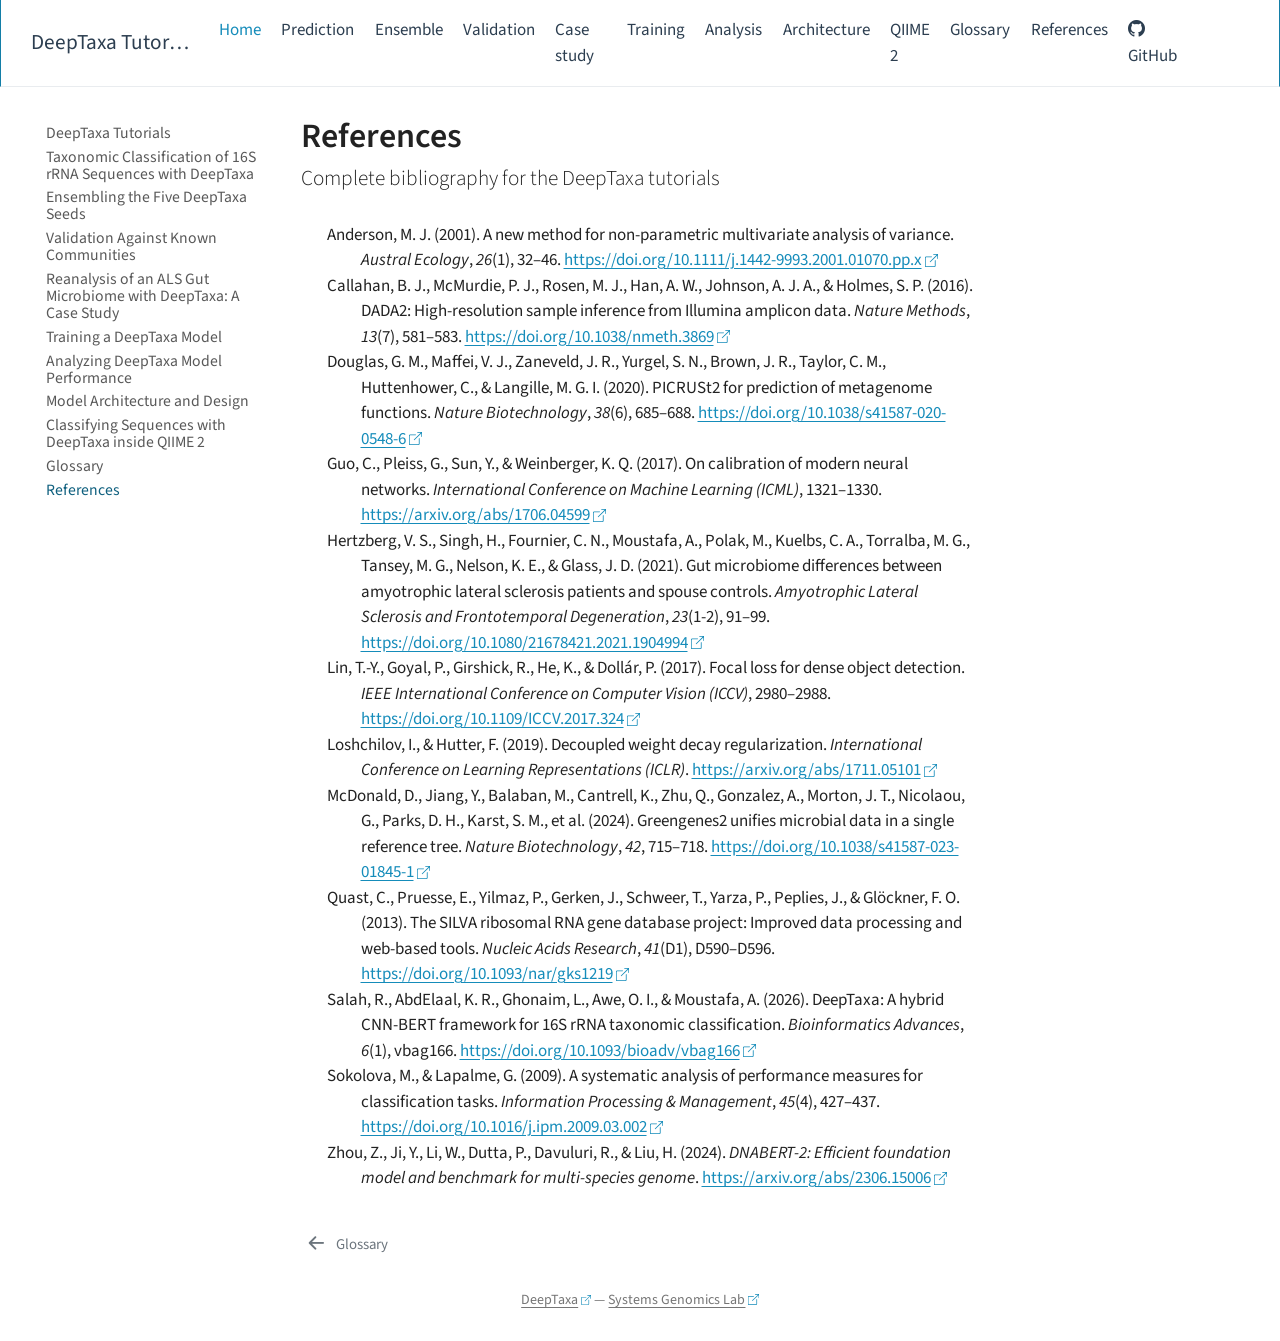
<file: references.html>
<!DOCTYPE html>
<html xmlns="http://www.w3.org/1999/xhtml" lang="en" xml:lang="en"><head>

<meta charset="utf-8">
<meta name="generator" content="quarto-1.9.36">

<meta name="viewport" content="width=device-width, initial-scale=1.0, user-scalable=yes">


<title>References – DeepTaxa Tutorials</title>
<style>
/* Default styles provided by pandoc.
** See https://pandoc.org/MANUAL.html#variables-for-html for config info.
*/
code{white-space: pre-wrap;}
span.smallcaps{font-variant: small-caps;}
div.columns{display: flex; gap: min(4vw, 1.5em);}
div.column{flex: auto; overflow-x: auto;}
div.hanging-indent{margin-left: 1.5em; text-indent: -1.5em;}
ul.task-list{list-style: none;}
ul.task-list li input[type="checkbox"] {
  width: 0.8em;
  margin: 0 0.8em 0.2em -1em; /* quarto-specific, see https://github.com/quarto-dev/quarto-cli/issues/4556 */ 
  vertical-align: middle;
}
/* CSS for citations */
div.csl-bib-body { }
div.csl-entry {
  clear: both;
  margin-bottom: 0em;
}
.hanging-indent div.csl-entry {
  margin-left:2em;
  text-indent:-2em;
}
div.csl-left-margin {
  min-width:2em;
  float:left;
}
div.csl-right-inline {
  margin-left:2em;
  padding-left:1em;
}
div.csl-indent {
  margin-left: 2em;
}</style>


<script src="site_libs/quarto-nav/quarto-nav.js"></script>
<script src="site_libs/quarto-nav/headroom.min.js"></script>
<script src="site_libs/clipboard/clipboard.min.js"></script>
<script src="site_libs/quarto-search/autocomplete.umd.js"></script>
<script src="site_libs/quarto-search/fuse.min.js"></script>
<script src="site_libs/quarto-search/quarto-search.js"></script>
<meta name="quarto:offset" content="./">
<link href="./glossary.html" rel="prev">
<script src="site_libs/quarto-html/quarto.js" type="module"></script>
<script src="site_libs/quarto-html/tabsets/tabsets.js" type="module"></script>
<script src="site_libs/quarto-html/popper.min.js"></script>
<script src="site_libs/quarto-html/tippy.umd.min.js"></script>
<script src="site_libs/quarto-html/anchor.min.js"></script>
<link href="site_libs/quarto-html/tippy.css" rel="stylesheet">
<link href="site_libs/quarto-html/quarto-syntax-highlighting-845c23b38eaddc0f92fda52bfe77a8c8.css" rel="stylesheet" id="quarto-text-highlighting-styles">
<script src="site_libs/bootstrap/bootstrap.min.js"></script>
<link href="site_libs/bootstrap/bootstrap-icons.css" rel="stylesheet">
<link href="site_libs/bootstrap/bootstrap-482db2502be4e79ccbba6954410fcff1.min.css" rel="stylesheet" append-hash="true" id="quarto-bootstrap" data-mode="light">
<script id="quarto-search-options" type="application/json">{
  "location": "navbar",
  "copy-button": false,
  "collapse-after": 3,
  "panel-placement": "end",
  "type": "overlay",
  "limit": 50,
  "keyboard-shortcut": [
    "f",
    "/",
    "s"
  ],
  "show-item-context": false,
  "language": {
    "search-no-results-text": "No results",
    "search-matching-documents-text": "matching documents",
    "search-copy-link-title": "Copy link to search",
    "search-hide-matches-text": "Hide additional matches",
    "search-more-match-text": "more match in this document",
    "search-more-matches-text": "more matches in this document",
    "search-clear-button-title": "Clear",
    "search-text-placeholder": "",
    "search-detached-cancel-button-title": "Cancel",
    "search-submit-button-title": "Submit",
    "search-label": "Search"
  }
}</script>
<style>html{ scroll-behavior: smooth; }</style>
<!-- Cloudflare Web Analytics --><script defer="" src="https://static.cloudflareinsights.com/beacon.min.js" data-cf-beacon="{&quot;token&quot;: &quot;814105493de84c40bfe298120ac18d08&quot;}"></script><!-- End Cloudflare Web Analytics -->
<script>
// Point inline citation links at the central References page while keeping
// the on-page (hidden) bibliography that feeds the hover popups.
window.addEventListener('load', function () {
  var probe = document.querySelector('link[href*="site_libs/"], script[src*="site_libs/"]');
  var prefix = '';
  if (probe) { var u = probe.getAttribute('href') || probe.getAttribute('src'); prefix = u.substring(0, u.indexOf('site_libs/')); }
  document.querySelectorAll('a[role="doc-biblioref"]').forEach(function (a) {
    var frag = a.hash;
    if (frag && frag.indexOf('#ref-') === 0) a.setAttribute('href', prefix + 'references.html' + frag);
  });
});
</script>


</head>

<body class="nav-sidebar floating nav-fixed quarto-light">

<div id="quarto-search-results"></div>
  <header id="quarto-header" class="headroom fixed-top">
    <nav class="navbar navbar-expand-lg " data-bs-theme="dark">
      <div class="navbar-container container-fluid">
      <div class="navbar-brand-container mx-auto">
    <a class="navbar-brand" href="./index.html">
    <span class="navbar-title">DeepTaxa Tutorials</span>
    </a>
  </div>
            <div id="quarto-search" class="" title="Search"></div>
          <button class="navbar-toggler" type="button" data-bs-toggle="collapse" data-bs-target="#navbarCollapse" aria-controls="navbarCollapse" role="menu" aria-expanded="false" aria-label="Toggle navigation" onclick="if (window.quartoToggleHeadroom) { window.quartoToggleHeadroom(); }">
  <span class="navbar-toggler-icon"></span>
</button>
          <div class="collapse navbar-collapse" id="navbarCollapse">
            <ul class="navbar-nav navbar-nav-scroll me-auto">
  <li class="nav-item">
    <a class="nav-link active" href="./index.html" aria-current="page"> 
<span class="menu-text">Home</span></a>
  </li>  
  <li class="nav-item">
    <a class="nav-link" href="./prediction.html"> 
<span class="menu-text">Prediction</span></a>
  </li>  
  <li class="nav-item">
    <a class="nav-link" href="./ensemble.html"> 
<span class="menu-text">Ensemble</span></a>
  </li>  
  <li class="nav-item">
    <a class="nav-link" href="./validation.html"> 
<span class="menu-text">Validation</span></a>
  </li>  
  <li class="nav-item">
    <a class="nav-link" href="./casestudy.html"> 
<span class="menu-text">Case study</span></a>
  </li>  
  <li class="nav-item">
    <a class="nav-link" href="./training.html"> 
<span class="menu-text">Training</span></a>
  </li>  
  <li class="nav-item">
    <a class="nav-link" href="./analysis.html"> 
<span class="menu-text">Analysis</span></a>
  </li>  
  <li class="nav-item">
    <a class="nav-link" href="./architecture.html"> 
<span class="menu-text">Architecture</span></a>
  </li>  
  <li class="nav-item">
    <a class="nav-link" href="./qiime2.html"> 
<span class="menu-text">QIIME 2</span></a>
  </li>  
  <li class="nav-item">
    <a class="nav-link" href="./glossary.html"> 
<span class="menu-text">Glossary</span></a>
  </li>  
  <li class="nav-item">
    <a class="nav-link" href="./references.html"> 
<span class="menu-text">References</span></a>
  </li>  
</ul>
            <ul class="navbar-nav navbar-nav-scroll ms-auto">
  <li class="nav-item">
    <a class="nav-link" href="https://github.com/systems-genomics-lab/deeptaxa"> <i class="bi bi-github" role="img">
</i> 
<span class="menu-text">GitHub</span></a>
  </li>  
</ul>
          </div> <!-- /navcollapse -->
            <div class="quarto-navbar-tools">
</div>
      </div> <!-- /container-fluid -->
    </nav>
  <nav class="quarto-secondary-nav">
    <div class="container-fluid d-flex">
      <button type="button" class="quarto-btn-toggle btn" data-bs-toggle="collapse" role="button" data-bs-target=".quarto-sidebar-collapse-item" aria-controls="quarto-sidebar" aria-expanded="false" aria-label="Toggle sidebar navigation" onclick="if (window.quartoToggleHeadroom) { window.quartoToggleHeadroom(); }">
        <i class="bi bi-layout-text-sidebar-reverse"></i>
      </button>
        <nav class="quarto-page-breadcrumbs" aria-label="breadcrumb"><ol class="breadcrumb"><li class="breadcrumb-item"><a href="./references.html">References</a></li></ol></nav>
        <a class="flex-grow-1" role="navigation" data-bs-toggle="collapse" data-bs-target=".quarto-sidebar-collapse-item" aria-controls="quarto-sidebar" aria-expanded="false" aria-label="Toggle sidebar navigation" onclick="if (window.quartoToggleHeadroom) { window.quartoToggleHeadroom(); }">      
        </a>
    </div>
  </nav>
</header>
<!-- content -->
<div id="quarto-content" class="quarto-container page-columns page-rows-contents page-layout-article page-navbar">
<!-- sidebar -->
  <nav id="quarto-sidebar" class="sidebar collapse collapse-horizontal quarto-sidebar-collapse-item sidebar-navigation floating overflow-auto">
    <div class="sidebar-menu-container"> 
    <ul class="list-unstyled mt-1">
        <li class="sidebar-item">
  <div class="sidebar-item-container"> 
  <a href="./index.html" class="sidebar-item-text sidebar-link">
 <span class="menu-text">DeepTaxa Tutorials</span></a>
  </div>
</li>
        <li class="sidebar-item">
  <div class="sidebar-item-container"> 
  <a href="./prediction.html" class="sidebar-item-text sidebar-link">
 <span class="menu-text">Taxonomic Classification of 16S rRNA Sequences with DeepTaxa</span></a>
  </div>
</li>
        <li class="sidebar-item">
  <div class="sidebar-item-container"> 
  <a href="./ensemble.html" class="sidebar-item-text sidebar-link">
 <span class="menu-text">Ensembling the Five DeepTaxa Seeds</span></a>
  </div>
</li>
        <li class="sidebar-item">
  <div class="sidebar-item-container"> 
  <a href="./validation.html" class="sidebar-item-text sidebar-link">
 <span class="menu-text">Validation Against Known Communities</span></a>
  </div>
</li>
        <li class="sidebar-item">
  <div class="sidebar-item-container"> 
  <a href="./casestudy.html" class="sidebar-item-text sidebar-link">
 <span class="menu-text">Reanalysis of an ALS Gut Microbiome with DeepTaxa: A Case Study</span></a>
  </div>
</li>
        <li class="sidebar-item">
  <div class="sidebar-item-container"> 
  <a href="./training.html" class="sidebar-item-text sidebar-link">
 <span class="menu-text">Training a DeepTaxa Model</span></a>
  </div>
</li>
        <li class="sidebar-item">
  <div class="sidebar-item-container"> 
  <a href="./analysis.html" class="sidebar-item-text sidebar-link">
 <span class="menu-text">Analyzing DeepTaxa Model Performance</span></a>
  </div>
</li>
        <li class="sidebar-item">
  <div class="sidebar-item-container"> 
  <a href="./architecture.html" class="sidebar-item-text sidebar-link">
 <span class="menu-text">Model Architecture and Design</span></a>
  </div>
</li>
        <li class="sidebar-item">
  <div class="sidebar-item-container"> 
  <a href="./qiime2.html" class="sidebar-item-text sidebar-link">
 <span class="menu-text">Classifying Sequences with DeepTaxa inside QIIME 2</span></a>
  </div>
</li>
        <li class="sidebar-item">
  <div class="sidebar-item-container"> 
  <a href="./glossary.html" class="sidebar-item-text sidebar-link">
 <span class="menu-text">Glossary</span></a>
  </div>
</li>
        <li class="sidebar-item">
  <div class="sidebar-item-container"> 
  <a href="./references.html" class="sidebar-item-text sidebar-link active">
 <span class="menu-text">References</span></a>
  </div>
</li>
    </ul>
    </div>
</nav>
<div id="quarto-sidebar-glass" class="quarto-sidebar-collapse-item" data-bs-toggle="collapse" data-bs-target=".quarto-sidebar-collapse-item"></div>
<!-- margin-sidebar -->
    <div id="quarto-margin-sidebar" class="sidebar margin-sidebar zindex-bottom">
        
    </div>
<!-- main -->
<main class="content" id="quarto-document-content">

<header id="title-block-header" class="quarto-title-block default">
<div class="quarto-title">
<h1 class="title">References</h1>
<p class="subtitle lead">Complete bibliography for the DeepTaxa tutorials</p>
</div>



<div class="quarto-title-meta">

    
  
    
  </div>
  


</header>


<div id="refs" class="references csl-bib-body hanging-indent" data-entry-spacing="0" data-line-spacing="2" role="list">
<div id="ref-anderson2001permanova" class="csl-entry" role="listitem">
Anderson, M. J. (2001). A new method for non-parametric multivariate analysis of variance. <em>Austral Ecology</em>, <em>26</em>(1), 32–46. <a href="https://doi.org/10.1111/j.1442-9993.2001.01070.pp.x">https://doi.org/10.1111/j.1442-9993.2001.01070.pp.x</a>
</div>
<div id="ref-callahan2016dada2" class="csl-entry" role="listitem">
Callahan, B. J., McMurdie, P. J., Rosen, M. J., Han, A. W., Johnson, A. J. A., &amp; Holmes, S. P. (2016). <span>DADA2</span>: High-resolution sample inference from <span>Illumina</span> amplicon data. <em>Nature Methods</em>, <em>13</em>(7), 581–583. <a href="https://doi.org/10.1038/nmeth.3869">https://doi.org/10.1038/nmeth.3869</a>
</div>
<div id="ref-douglas2020picrust2" class="csl-entry" role="listitem">
Douglas, G. M., Maffei, V. J., Zaneveld, J. R., Yurgel, S. N., Brown, J. R., Taylor, C. M., Huttenhower, C., &amp; Langille, M. G. I. (2020). <span>PICRUSt2</span> for prediction of metagenome functions. <em>Nature Biotechnology</em>, <em>38</em>(6), 685–688. <a href="https://doi.org/10.1038/s41587-020-0548-6">https://doi.org/10.1038/s41587-020-0548-6</a>
</div>
<div id="ref-guo2017calibration" class="csl-entry" role="listitem">
Guo, C., Pleiss, G., Sun, Y., &amp; Weinberger, K. Q. (2017). On calibration of modern neural networks. <em>International Conference on Machine Learning (ICML)</em>, 1321–1330. <a href="https://arxiv.org/abs/1706.04599">https://arxiv.org/abs/1706.04599</a>
</div>
<div id="ref-hertzberg2021als" class="csl-entry" role="listitem">
Hertzberg, V. S., Singh, H., Fournier, C. N., Moustafa, A., Polak, M., Kuelbs, C. A., Torralba, M. G., Tansey, M. G., Nelson, K. E., &amp; Glass, J. D. (2021). Gut microbiome differences between amyotrophic lateral sclerosis patients and spouse controls. <em>Amyotrophic Lateral Sclerosis and Frontotemporal Degeneration</em>, <em>23</em>(1-2), 91–99. <a href="https://doi.org/10.1080/21678421.2021.1904994">https://doi.org/10.1080/21678421.2021.1904994</a>
</div>
<div id="ref-lin2017focal" class="csl-entry" role="listitem">
Lin, T.-Y., Goyal, P., Girshick, R., He, K., &amp; Dollár, P. (2017). Focal loss for dense object detection. <em>IEEE International Conference on Computer Vision (ICCV)</em>, 2980–2988. <a href="https://doi.org/10.1109/ICCV.2017.324">https://doi.org/10.1109/ICCV.2017.324</a>
</div>
<div id="ref-loshchilov2019adamw" class="csl-entry" role="listitem">
Loshchilov, I., &amp; Hutter, F. (2019). Decoupled weight decay regularization. <em>International Conference on Learning Representations (ICLR)</em>. <a href="https://arxiv.org/abs/1711.05101">https://arxiv.org/abs/1711.05101</a>
</div>
<div id="ref-mcdonald2024greengenes" class="csl-entry" role="listitem">
<span class="nocase">McDonald, D., Jiang, Y., Balaban, M., Cantrell, K., Zhu, Q., Gonzalez, A., Morton, J. T., Nicolaou, G., Parks, D. H., Karst, S. M., et al.</span> (2024). Greengenes2 unifies microbial data in a single reference tree. <em>Nature Biotechnology</em>, <em>42</em>, 715–718. <a href="https://doi.org/10.1038/s41587-023-01845-1">https://doi.org/10.1038/s41587-023-01845-1</a>
</div>
<div id="ref-quast2013silva" class="csl-entry" role="listitem">
Quast, C., Pruesse, E., Yilmaz, P., Gerken, J., Schweer, T., Yarza, P., Peplies, J., &amp; Glöckner, F. O. (2013). The <span>SILVA</span> ribosomal <span>RNA</span> gene database project: Improved data processing and web-based tools. <em>Nucleic Acids Research</em>, <em>41</em>(D1), D590–D596. <a href="https://doi.org/10.1093/nar/gks1219">https://doi.org/10.1093/nar/gks1219</a>
</div>
<div id="ref-salah2026deeptaxa" class="csl-entry" role="listitem">
Salah, R., AbdElaal, K. R., Ghonaim, L., Awe, O. I., &amp; Moustafa, A. (2026). <span>DeepTaxa</span>: A hybrid <span>CNN</span>-<span>BERT</span> framework for <span>16S</span> <span class="nocase">rRNA</span> taxonomic classification. <em>Bioinformatics Advances</em>, <em>6</em>(1), vbag166. <a href="https://doi.org/10.1093/bioadv/vbag166">https://doi.org/10.1093/bioadv/vbag166</a>
</div>
<div id="ref-sokolova2009f1" class="csl-entry" role="listitem">
Sokolova, M., &amp; Lapalme, G. (2009). A systematic analysis of performance measures for classification tasks. <em>Information Processing &amp; Management</em>, <em>45</em>(4), 427–437. <a href="https://doi.org/10.1016/j.ipm.2009.03.002">https://doi.org/10.1016/j.ipm.2009.03.002</a>
</div>
<div id="ref-zhou2024dnabert2" class="csl-entry" role="listitem">
Zhou, Z., Ji, Y., Li, W., Dutta, P., Davuluri, R., &amp; Liu, H. (2024). <em><span>DNABERT-2</span>: Efficient foundation model and benchmark for multi-species genome</em>. <a href="https://arxiv.org/abs/2306.15006">https://arxiv.org/abs/2306.15006</a>
</div>
</div>



</main> <!-- /main -->
<script id="quarto-html-after-body" type="application/javascript">
  window.document.addEventListener("DOMContentLoaded", function (event) {
    const icon = "";
    const anchorJS = new window.AnchorJS();
    anchorJS.options = {
      placement: 'right',
      icon: icon
    };
    anchorJS.add('.anchored');
    const isCodeAnnotation = (el) => {
      for (const clz of el.classList) {
        if (clz.startsWith('code-annotation-')) {                     
          return true;
        }
      }
      return false;
    }
    const onCopySuccess = function(e) {
      // button target
      const button = e.trigger;
      // don't keep focus
      button.blur();
      // flash "checked"
      button.classList.add('code-copy-button-checked');
      var currentTitle = button.getAttribute("title");
      button.setAttribute("title", "Copied!");
      let tooltip;
      if (window.bootstrap) {
        button.setAttribute("data-bs-toggle", "tooltip");
        button.setAttribute("data-bs-placement", "left");
        button.setAttribute("data-bs-title", "Copied!");
        tooltip = new bootstrap.Tooltip(button, 
          { trigger: "manual", 
            customClass: "code-copy-button-tooltip",
            offset: [0, -8]});
        tooltip.show();    
      }
      setTimeout(function() {
        if (tooltip) {
          tooltip.hide();
          button.removeAttribute("data-bs-title");
          button.removeAttribute("data-bs-toggle");
          button.removeAttribute("data-bs-placement");
        }
        button.setAttribute("title", currentTitle);
        button.classList.remove('code-copy-button-checked');
      }, 1000);
      // clear code selection
      e.clearSelection();
    }
    const getTextToCopy = function(trigger) {
      const outerScaffold = trigger.parentElement.cloneNode(true);
      const codeEl = outerScaffold.querySelector('code');
      for (const childEl of codeEl.children) {
        if (isCodeAnnotation(childEl)) {
          childEl.remove();
        }
      }
      return codeEl.innerText;
    }
    const clipboard = new window.ClipboardJS('.code-copy-button:not([data-in-quarto-modal])', {
      text: getTextToCopy
    });
    clipboard.on('success', onCopySuccess);
    if (window.document.getElementById('quarto-embedded-source-code-modal')) {
      const clipboardModal = new window.ClipboardJS('.code-copy-button[data-in-quarto-modal]', {
        text: getTextToCopy,
        container: window.document.getElementById('quarto-embedded-source-code-modal')
      });
      clipboardModal.on('success', onCopySuccess);
    }
      var localhostRegex = new RegExp(/^(?:http|https):\/\/localhost\:?[0-9]*\//);
      var mailtoRegex = new RegExp(/^mailto:/);
        var filterRegex = new RegExp('/' + window.location.host + '/');
      var isInternal = (href) => {
          return filterRegex.test(href) || localhostRegex.test(href) || mailtoRegex.test(href);
      }
      // Inspect non-navigation links and adorn them if external
     var links = window.document.querySelectorAll('a[href]:not(.nav-link):not(.navbar-brand):not(.toc-action):not(.sidebar-link):not(.sidebar-item-toggle):not(.pagination-link):not(.no-external):not([aria-hidden]):not(.dropdown-item):not(.quarto-navigation-tool):not(.about-link)');
      for (var i=0; i<links.length; i++) {
        const link = links[i];
        if (!isInternal(link.href)) {
          // undo the damage that might have been done by quarto-nav.js in the case of
          // links that we want to consider external
          if (link.dataset.originalHref !== undefined) {
            link.href = link.dataset.originalHref;
          }
            // target, if specified
            link.setAttribute("target", "_blank");
            if (link.getAttribute("rel") === null) {
              link.setAttribute("rel", "noopener");
            }
            // default icon
            link.classList.add("external");
        }
      }
    function tippyHover(el, contentFn, onTriggerFn, onUntriggerFn) {
      const config = {
        allowHTML: true,
        maxWidth: 500,
        delay: 100,
        arrow: false,
        appendTo: function(el) {
            return el.parentElement;
        },
        interactive: true,
        interactiveBorder: 10,
        theme: 'quarto',
        placement: 'bottom-start',
      };
      if (contentFn) {
        config.content = contentFn;
      }
      if (onTriggerFn) {
        config.onTrigger = onTriggerFn;
      }
      if (onUntriggerFn) {
        config.onUntrigger = onUntriggerFn;
      }
      window.tippy(el, config); 
    }
    const noterefs = window.document.querySelectorAll('a[role="doc-noteref"]');
    for (var i=0; i<noterefs.length; i++) {
      const ref = noterefs[i];
      tippyHover(ref, function() {
        // use id or data attribute instead here
        let href = ref.getAttribute('data-footnote-href') || ref.getAttribute('href');
        try { href = new URL(href).hash; } catch {}
        const id = href.replace(/^#\/?/, "");
        const note = window.document.getElementById(id);
        if (note) {
          return note.innerHTML;
        } else {
          return "";
        }
      });
    }
    const xrefs = window.document.querySelectorAll('a.quarto-xref');
    const processXRef = (id, note) => {
      // Strip column container classes
      const stripColumnClz = (el) => {
        el.classList.remove("page-full", "page-columns");
        if (el.children) {
          for (const child of el.children) {
            stripColumnClz(child);
          }
        }
      }
      stripColumnClz(note)
      if (id === null || id.startsWith('sec-')) {
        // Special case sections, only their first couple elements
        const container = document.createElement("div");
        if (note.children && note.children.length > 2) {
          container.appendChild(note.children[0].cloneNode(true));
          for (let i = 1; i < note.children.length; i++) {
            const child = note.children[i];
            if (child.tagName === "P" && child.innerText === "") {
              continue;
            } else {
              container.appendChild(child.cloneNode(true));
              break;
            }
          }
          if (window.Quarto?.typesetMath) {
            window.Quarto.typesetMath(container);
          }
          return container.innerHTML
        } else {
          if (window.Quarto?.typesetMath) {
            window.Quarto.typesetMath(note);
          }
          return note.innerHTML;
        }
      } else {
        // Remove any anchor links if they are present
        const anchorLink = note.querySelector('a.anchorjs-link');
        if (anchorLink) {
          anchorLink.remove();
        }
        if (window.Quarto?.typesetMath) {
          window.Quarto.typesetMath(note);
        }
        if (note.classList.contains("callout")) {
          return note.outerHTML;
        } else {
          return note.innerHTML;
        }
      }
    }
    for (var i=0; i<xrefs.length; i++) {
      const xref = xrefs[i];
      tippyHover(xref, undefined, function(instance) {
        instance.disable();
        let url = xref.getAttribute('href');
        let hash = undefined; 
        if (url.startsWith('#')) {
          hash = url;
        } else {
          try { hash = new URL(url).hash; } catch {}
        }
        if (hash) {
          const id = hash.replace(/^#\/?/, "");
          const note = window.document.getElementById(id);
          if (note !== null) {
            try {
              const html = processXRef(id, note.cloneNode(true));
              instance.setContent(html);
            } finally {
              instance.enable();
              instance.show();
            }
          } else {
            // See if we can fetch this
            fetch(url.split('#')[0])
            .then(res => res.text())
            .then(html => {
              const parser = new DOMParser();
              const htmlDoc = parser.parseFromString(html, "text/html");
              const note = htmlDoc.getElementById(id);
              if (note !== null) {
                const html = processXRef(id, note);
                instance.setContent(html);
              } 
            }).finally(() => {
              instance.enable();
              instance.show();
            });
          }
        } else {
          // See if we can fetch a full url (with no hash to target)
          // This is a special case and we should probably do some content thinning / targeting
          fetch(url)
          .then(res => res.text())
          .then(html => {
            const parser = new DOMParser();
            const htmlDoc = parser.parseFromString(html, "text/html");
            const note = htmlDoc.querySelector('main.content');
            if (note !== null) {
              // This should only happen for chapter cross references
              // (since there is no id in the URL)
              // remove the first header
              if (note.children.length > 0 && note.children[0].tagName === "HEADER") {
                note.children[0].remove();
              }
              const html = processXRef(null, note);
              instance.setContent(html);
            } 
          }).finally(() => {
            instance.enable();
            instance.show();
          });
        }
      }, function(instance) {
      });
    }
        let selectedAnnoteEl;
        const selectorForAnnotation = ( cell, annotation) => {
          let cellAttr = 'data-code-cell="' + cell + '"';
          let lineAttr = 'data-code-annotation="' +  annotation + '"';
          const selector = 'span[' + cellAttr + '][' + lineAttr + ']';
          return selector;
        }
        const selectCodeLines = (annoteEl) => {
          const doc = window.document;
          const targetCell = annoteEl.getAttribute("data-target-cell");
          const targetAnnotation = annoteEl.getAttribute("data-target-annotation");
          const annoteSpan = window.document.querySelector(selectorForAnnotation(targetCell, targetAnnotation));
          const lines = annoteSpan.getAttribute("data-code-lines").split(",");
          const lineIds = lines.map((line) => {
            return targetCell + "-" + line;
          })
          let top = null;
          let height = null;
          let parent = null;
          if (lineIds.length > 0) {
              //compute the position of the single el (top and bottom and make a div)
              const el = window.document.getElementById(lineIds[0]);
              top = el.offsetTop;
              height = el.offsetHeight;
              parent = el.parentElement.parentElement;
            if (lineIds.length > 1) {
              const lastEl = window.document.getElementById(lineIds[lineIds.length - 1]);
              const bottom = lastEl.offsetTop + lastEl.offsetHeight;
              height = bottom - top;
            }
            if (top !== null && height !== null && parent !== null) {
              // cook up a div (if necessary) and position it 
              let div = window.document.getElementById("code-annotation-line-highlight");
              if (div === null) {
                div = window.document.createElement("div");
                div.setAttribute("id", "code-annotation-line-highlight");
                div.style.position = 'absolute';
                parent.appendChild(div);
              }
              div.style.top = top - 2 + "px";
              div.style.height = height + 4 + "px";
              div.style.left = 0;
              let gutterDiv = window.document.getElementById("code-annotation-line-highlight-gutter");
              if (gutterDiv === null) {
                gutterDiv = window.document.createElement("div");
                gutterDiv.setAttribute("id", "code-annotation-line-highlight-gutter");
                gutterDiv.style.position = 'absolute';
                const codeCell = window.document.getElementById(targetCell);
                const gutter = codeCell.querySelector('.code-annotation-gutter');
                gutter.appendChild(gutterDiv);
              }
              gutterDiv.style.top = top - 2 + "px";
              gutterDiv.style.height = height + 4 + "px";
            }
            selectedAnnoteEl = annoteEl;
          }
        };
        const unselectCodeLines = () => {
          const elementsIds = ["code-annotation-line-highlight", "code-annotation-line-highlight-gutter"];
          elementsIds.forEach((elId) => {
            const div = window.document.getElementById(elId);
            if (div) {
              div.remove();
            }
          });
          selectedAnnoteEl = undefined;
        };
          // Handle positioning of the toggle
      window.addEventListener(
        "resize",
        throttle(() => {
          elRect = undefined;
          if (selectedAnnoteEl) {
            selectCodeLines(selectedAnnoteEl);
          }
        }, 10)
      );
      function throttle(fn, ms) {
      let throttle = false;
      let timer;
        return (...args) => {
          if(!throttle) { // first call gets through
              fn.apply(this, args);
              throttle = true;
          } else { // all the others get throttled
              if(timer) clearTimeout(timer); // cancel #2
              timer = setTimeout(() => {
                fn.apply(this, args);
                timer = throttle = false;
              }, ms);
          }
        };
      }
        // Attach click handler to the DT
        const annoteDls = window.document.querySelectorAll('dt[data-target-cell]');
        for (const annoteDlNode of annoteDls) {
          annoteDlNode.addEventListener('click', (event) => {
            const clickedEl = event.target;
            if (clickedEl !== selectedAnnoteEl) {
              unselectCodeLines();
              const activeEl = window.document.querySelector('dt[data-target-cell].code-annotation-active');
              if (activeEl) {
                activeEl.classList.remove('code-annotation-active');
              }
              selectCodeLines(clickedEl);
              clickedEl.classList.add('code-annotation-active');
            } else {
              // Unselect the line
              unselectCodeLines();
              clickedEl.classList.remove('code-annotation-active');
            }
          });
        }
    const findCites = (el) => {
      const parentEl = el.parentElement;
      if (parentEl) {
        const cites = parentEl.dataset.cites;
        if (cites) {
          return {
            el,
            cites: cites.split(' ')
          };
        } else {
          return findCites(el.parentElement)
        }
      } else {
        return undefined;
      }
    };
    var bibliorefs = window.document.querySelectorAll('a[role="doc-biblioref"]');
    for (var i=0; i<bibliorefs.length; i++) {
      const ref = bibliorefs[i];
      const citeInfo = findCites(ref);
      if (citeInfo) {
        tippyHover(citeInfo.el, function() {
          var popup = window.document.createElement('div');
          citeInfo.cites.forEach(function(cite) {
            var citeDiv = window.document.createElement('div');
            citeDiv.classList.add('hanging-indent');
            citeDiv.classList.add('csl-entry');
            var biblioDiv = window.document.getElementById('ref-' + cite);
            if (biblioDiv) {
              citeDiv.innerHTML = biblioDiv.innerHTML;
            }
            popup.appendChild(citeDiv);
          });
          return popup.innerHTML;
        });
      }
    }
  });
  </script>
<nav class="page-navigation">
  <div class="nav-page nav-page-previous">
      <a href="./glossary.html" class="pagination-link" aria-label="Glossary">
        <i class="bi bi-arrow-left-short"></i> <span class="nav-page-text">Glossary</span>
      </a>          
  </div>
  <div class="nav-page nav-page-next">
  </div>
</nav>
</div> <!-- /content -->
<footer class="footer">
  <div class="nav-footer">
    <div class="nav-footer-left">
      &nbsp;
    </div>   
    <div class="nav-footer-center">
<p><a href="https://github.com/systems-genomics-lab/deeptaxa">DeepTaxa</a> — <a href="http://systemsgenomics.io/">Systems Genomics Lab</a></p>
</div>
    <div class="nav-footer-right">
      &nbsp;
    </div>
  </div>
</footer>




<script src="site_libs/quarto-html/zenscroll-min.js"></script>
</body></html>
</file>
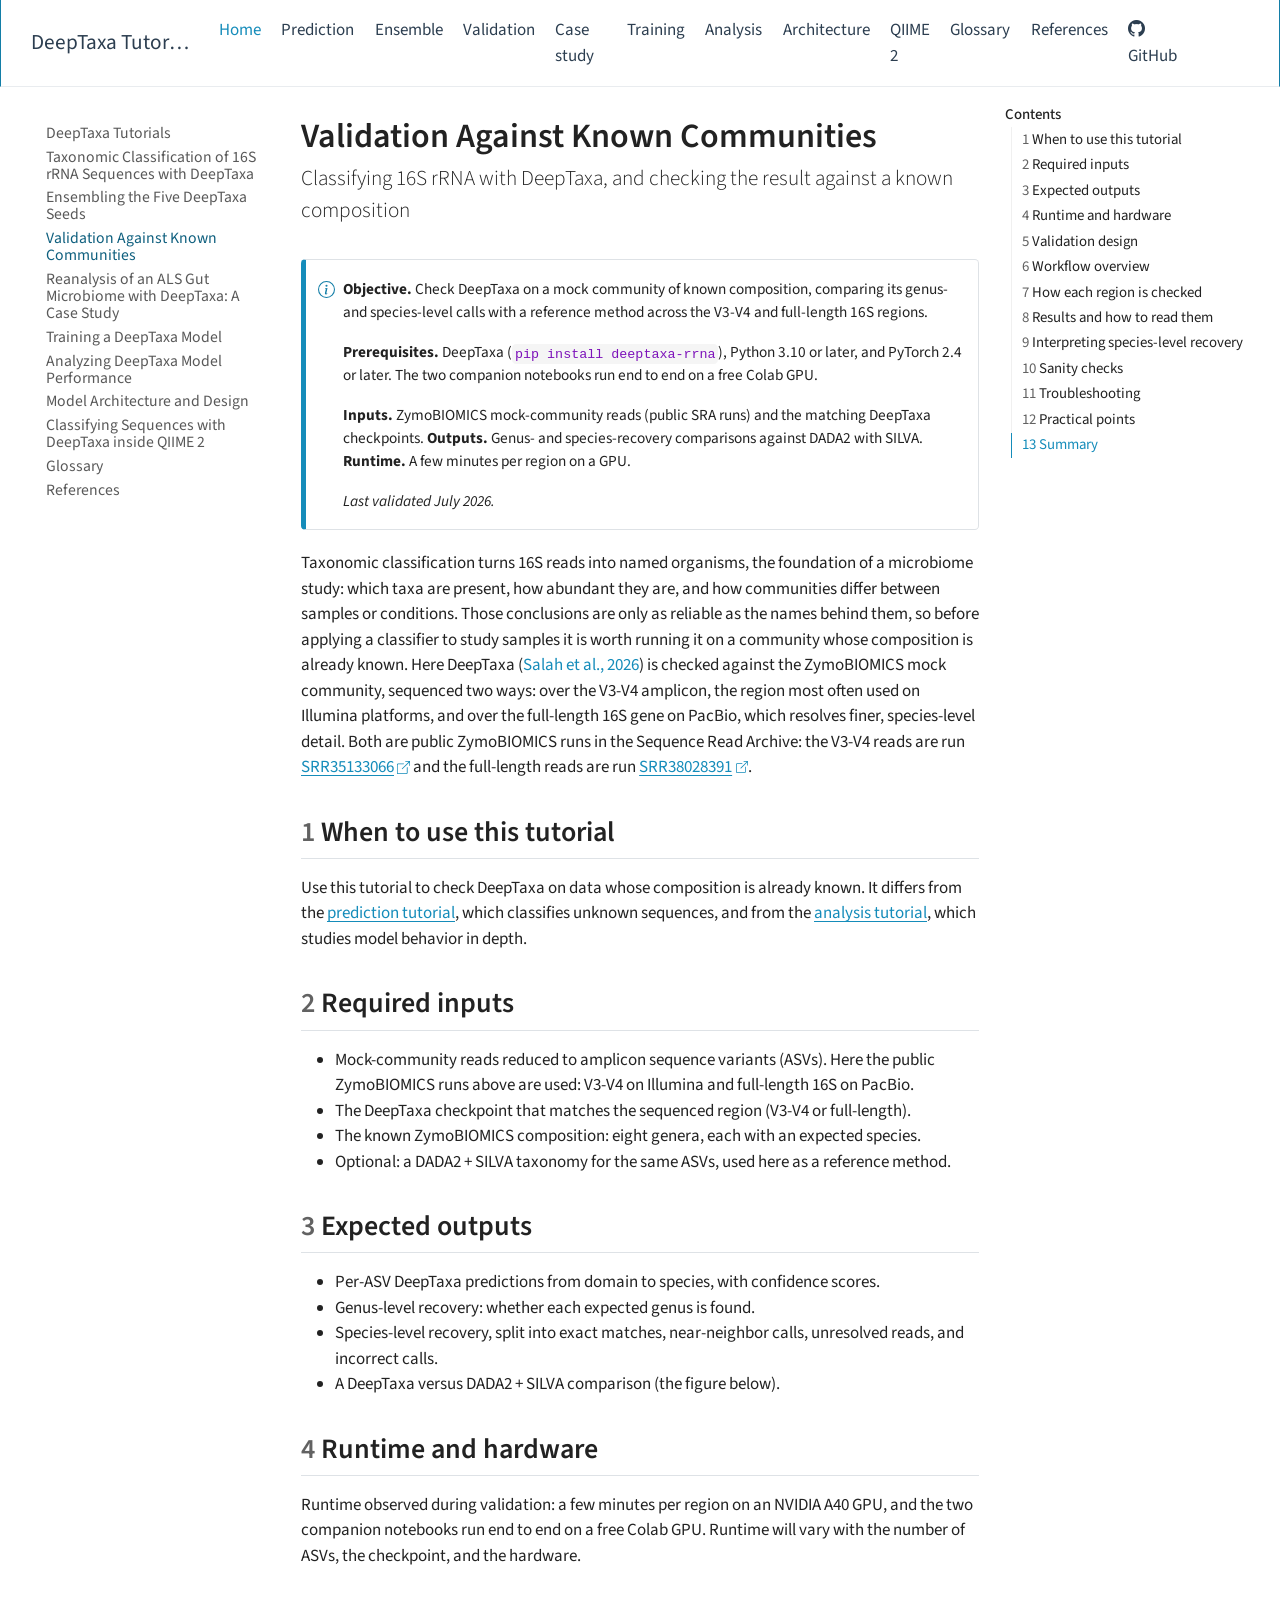
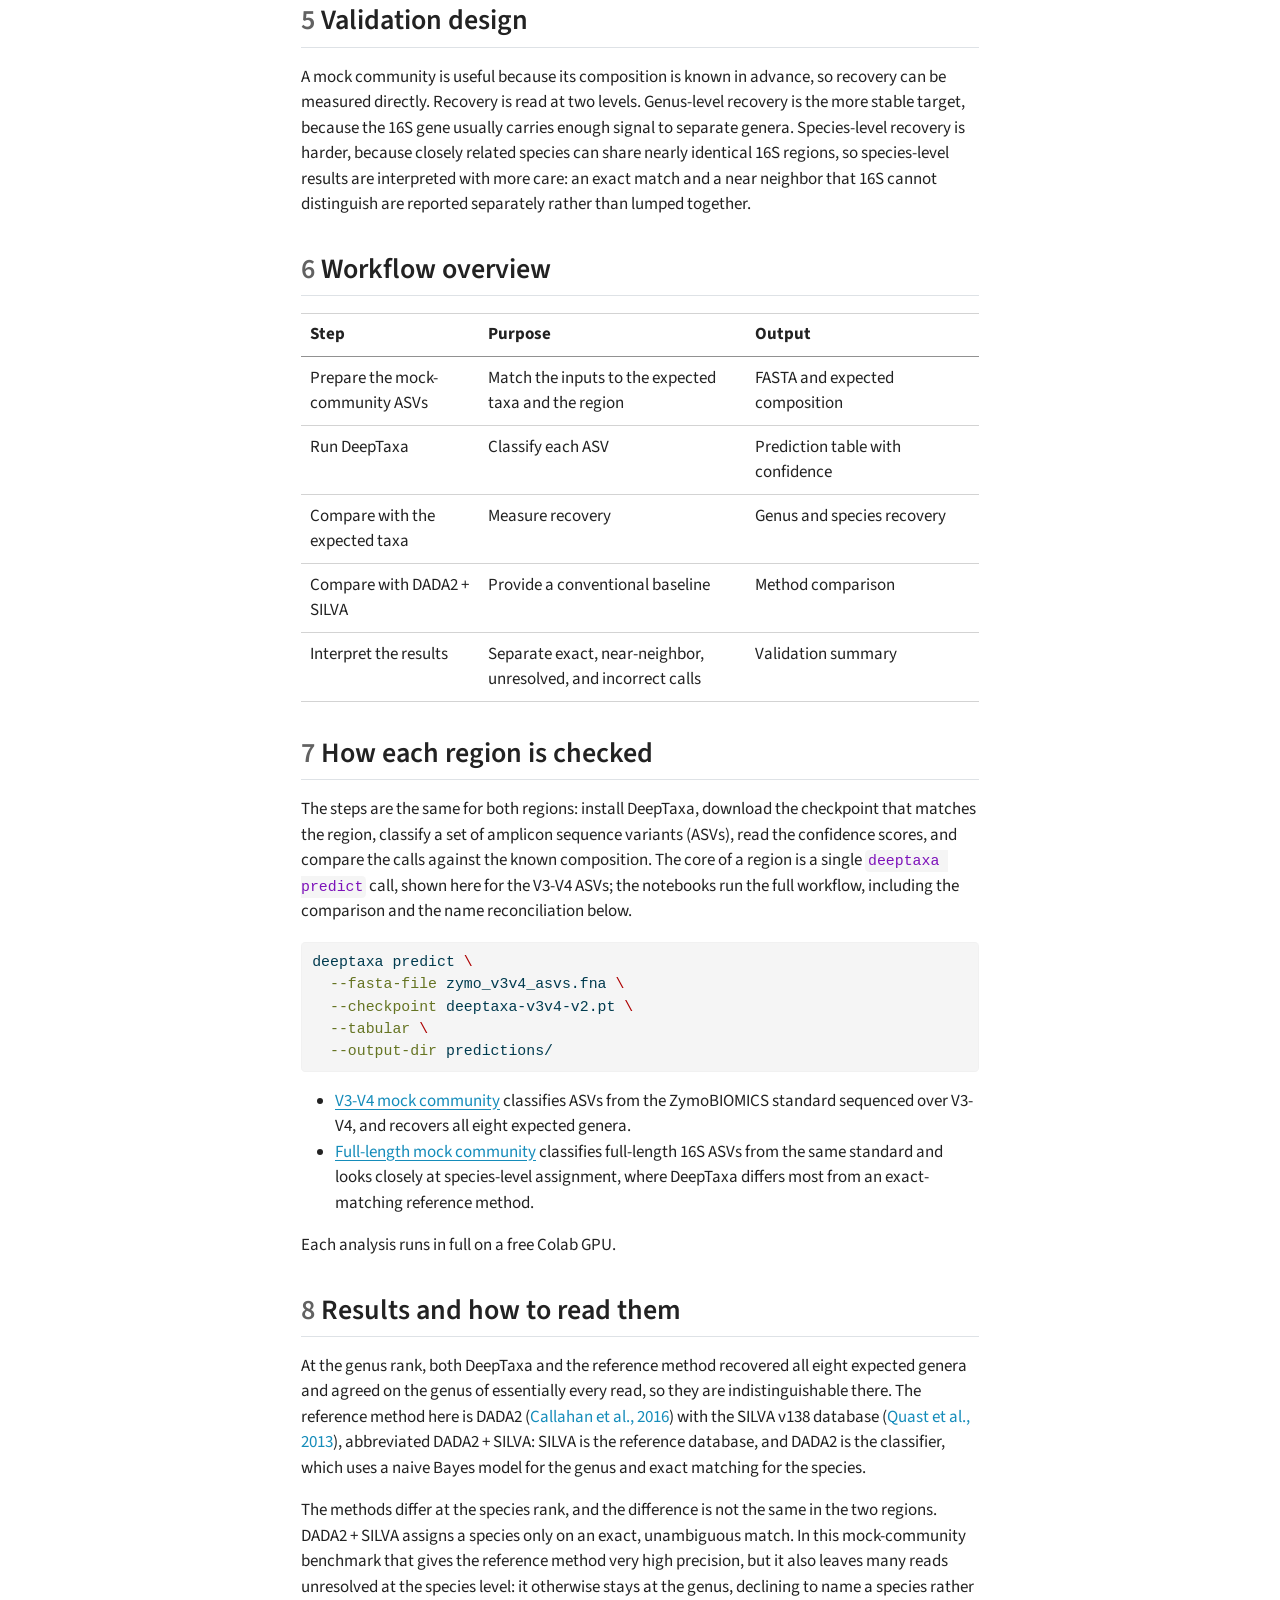
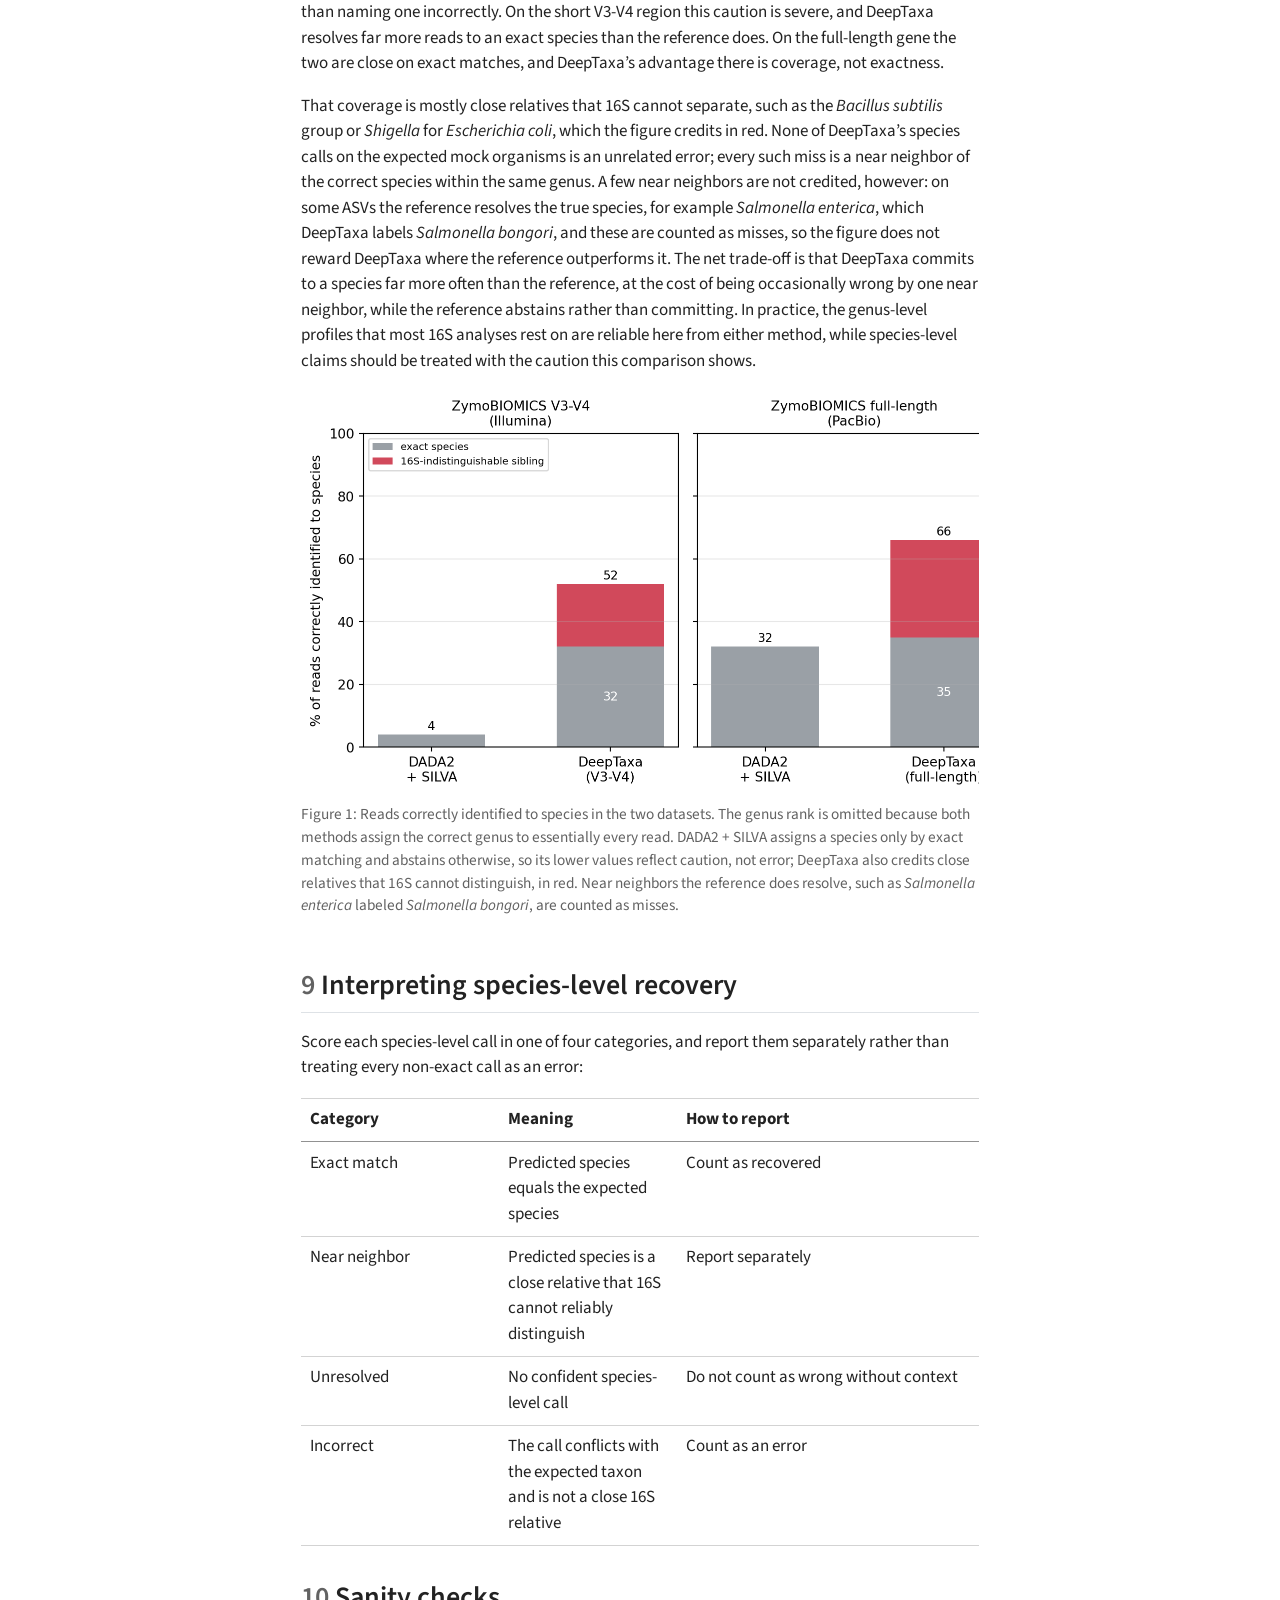
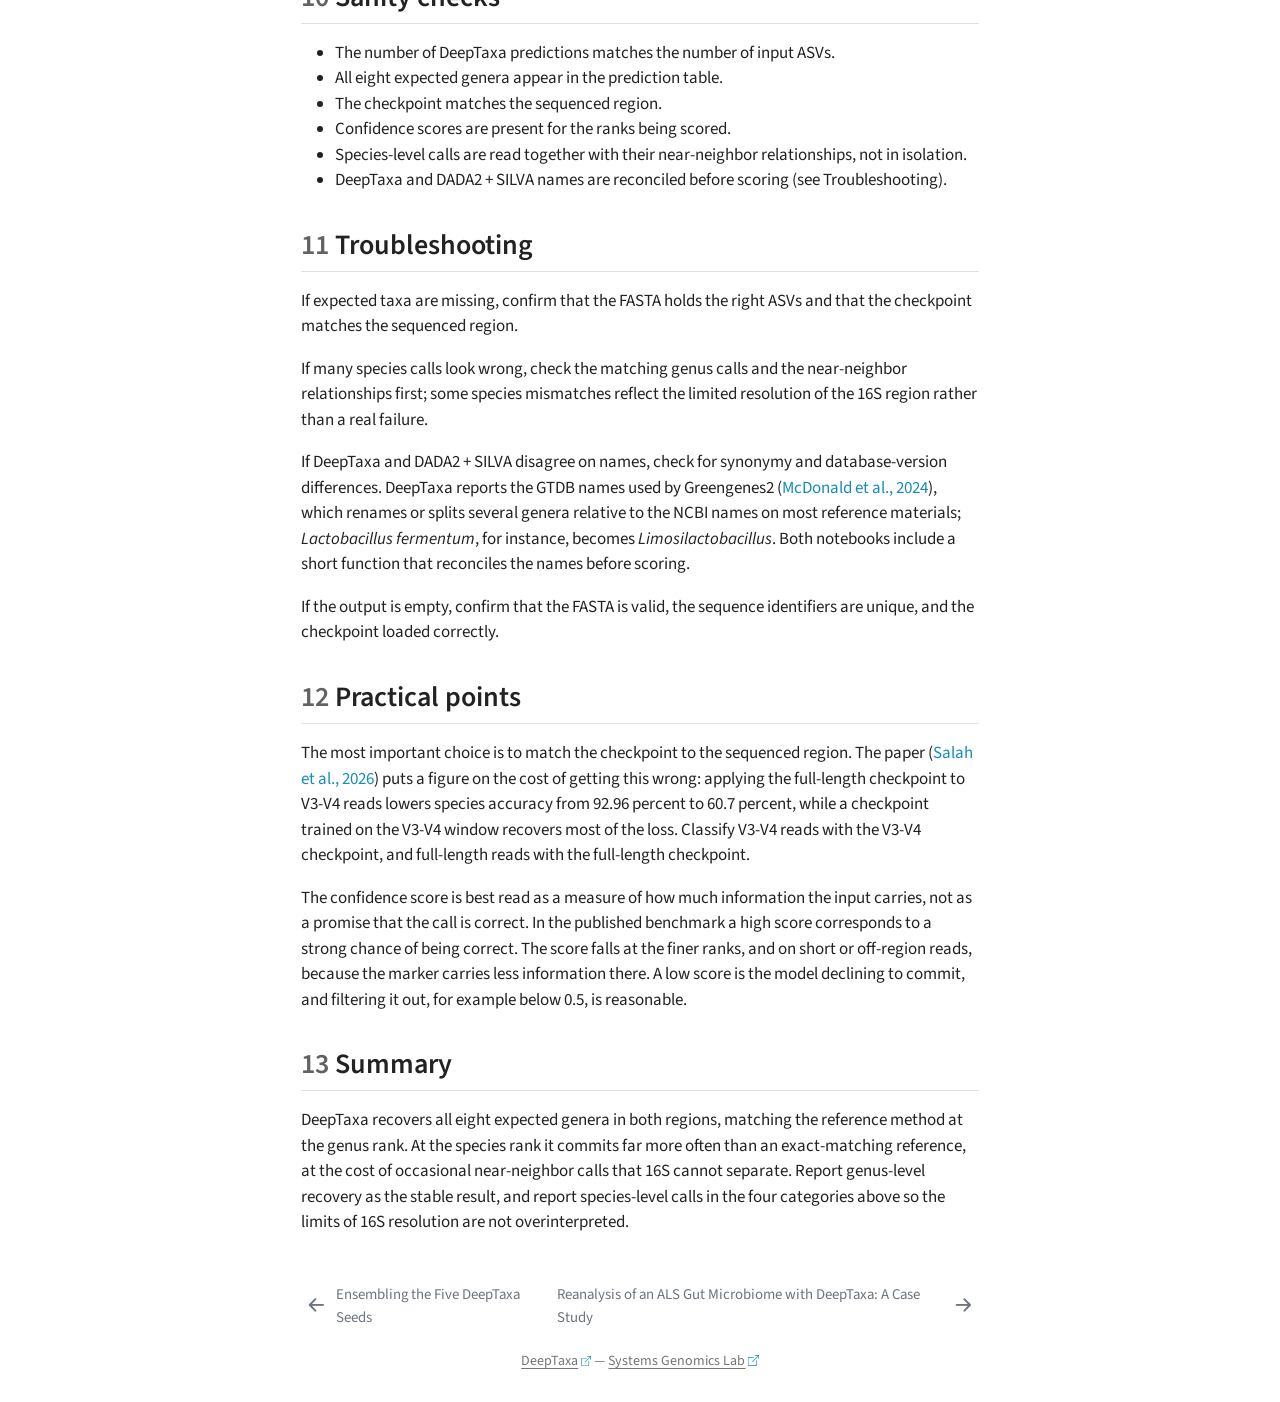
<file: validation.html>
<!DOCTYPE html>
<html xmlns="http://www.w3.org/1999/xhtml" lang="en" xml:lang="en"><head>

<meta charset="utf-8">
<meta name="generator" content="quarto-1.9.36">

<meta name="viewport" content="width=device-width, initial-scale=1.0, user-scalable=yes">


<title>Validation Against Known Communities – DeepTaxa Tutorials</title>
<style>
/* Default styles provided by pandoc.
** See https://pandoc.org/MANUAL.html#variables-for-html for config info.
*/
code{white-space: pre-wrap;}
span.smallcaps{font-variant: small-caps;}
div.columns{display: flex; gap: min(4vw, 1.5em);}
div.column{flex: auto; overflow-x: auto;}
div.hanging-indent{margin-left: 1.5em; text-indent: -1.5em;}
ul.task-list{list-style: none;}
ul.task-list li input[type="checkbox"] {
  width: 0.8em;
  margin: 0 0.8em 0.2em -1em; /* quarto-specific, see https://github.com/quarto-dev/quarto-cli/issues/4556 */ 
  vertical-align: middle;
}
/* CSS for syntax highlighting */
html { -webkit-text-size-adjust: 100%; }
pre > code.sourceCode { white-space: pre; position: relative; }
pre > code.sourceCode > span { display: inline-block; line-height: 1.25; }
pre > code.sourceCode > span:empty { height: 1.2em; }
.sourceCode { overflow: visible; }
code.sourceCode > span { color: inherit; text-decoration: inherit; }
div.sourceCode { margin: 1em 0; }
pre.sourceCode { margin: 0; }
@media screen {
div.sourceCode { overflow: auto; }
}
@media print {
pre > code.sourceCode { white-space: pre-wrap; }
pre > code.sourceCode > span { text-indent: -5em; padding-left: 5em; }
}
pre.numberSource code
  { counter-reset: source-line 0; }
pre.numberSource code > span
  { position: relative; left: -4em; counter-increment: source-line; }
pre.numberSource code > span > a:first-child::before
  { content: counter(source-line);
    position: relative; left: -1em; text-align: right; vertical-align: baseline;
    border: none; display: inline-block;
    -webkit-touch-callout: none; -webkit-user-select: none;
    -khtml-user-select: none; -moz-user-select: none;
    -ms-user-select: none; user-select: none;
    padding: 0 4px; width: 4em;
  }
pre.numberSource { margin-left: 3em;  padding-left: 4px; }
div.sourceCode
  {   }
@media screen {
pre > code.sourceCode > span > a:first-child::before { text-decoration: underline; }
}
/* CSS for citations */
div.csl-bib-body { }
div.csl-entry {
  clear: both;
  margin-bottom: 0em;
}
.hanging-indent div.csl-entry {
  margin-left:2em;
  text-indent:-2em;
}
div.csl-left-margin {
  min-width:2em;
  float:left;
}
div.csl-right-inline {
  margin-left:2em;
  padding-left:1em;
}
div.csl-indent {
  margin-left: 2em;
}</style>


<script src="site_libs/quarto-nav/quarto-nav.js"></script>
<script src="site_libs/quarto-nav/headroom.min.js"></script>
<script src="site_libs/clipboard/clipboard.min.js"></script>
<script src="site_libs/quarto-search/autocomplete.umd.js"></script>
<script src="site_libs/quarto-search/fuse.min.js"></script>
<script src="site_libs/quarto-search/quarto-search.js"></script>
<meta name="quarto:offset" content="./">
<link href="./casestudy.html" rel="next">
<link href="./ensemble.html" rel="prev">
<script src="site_libs/quarto-html/quarto.js" type="module"></script>
<script src="site_libs/quarto-html/tabsets/tabsets.js" type="module"></script>
<script src="site_libs/quarto-html/popper.min.js"></script>
<script src="site_libs/quarto-html/tippy.umd.min.js"></script>
<script src="site_libs/quarto-html/anchor.min.js"></script>
<link href="site_libs/quarto-html/tippy.css" rel="stylesheet">
<link href="site_libs/quarto-html/quarto-syntax-highlighting-845c23b38eaddc0f92fda52bfe77a8c8.css" rel="stylesheet" id="quarto-text-highlighting-styles">
<script src="site_libs/bootstrap/bootstrap.min.js"></script>
<link href="site_libs/bootstrap/bootstrap-icons.css" rel="stylesheet">
<link href="site_libs/bootstrap/bootstrap-482db2502be4e79ccbba6954410fcff1.min.css" rel="stylesheet" append-hash="true" id="quarto-bootstrap" data-mode="light">
<script id="quarto-search-options" type="application/json">{
  "location": "navbar",
  "copy-button": false,
  "collapse-after": 3,
  "panel-placement": "end",
  "type": "overlay",
  "limit": 50,
  "keyboard-shortcut": [
    "f",
    "/",
    "s"
  ],
  "show-item-context": false,
  "language": {
    "search-no-results-text": "No results",
    "search-matching-documents-text": "matching documents",
    "search-copy-link-title": "Copy link to search",
    "search-hide-matches-text": "Hide additional matches",
    "search-more-match-text": "more match in this document",
    "search-more-matches-text": "more matches in this document",
    "search-clear-button-title": "Clear",
    "search-text-placeholder": "",
    "search-detached-cancel-button-title": "Cancel",
    "search-submit-button-title": "Submit",
    "search-label": "Search"
  }
}</script>
<style>html{ scroll-behavior: smooth; }</style>
<!-- Cloudflare Web Analytics --><script defer="" src="https://static.cloudflareinsights.com/beacon.min.js" data-cf-beacon="{&quot;token&quot;: &quot;814105493de84c40bfe298120ac18d08&quot;}"></script><!-- End Cloudflare Web Analytics -->
<script>
// Point inline citation links at the central References page while keeping
// the on-page (hidden) bibliography that feeds the hover popups.
window.addEventListener('load', function () {
  var probe = document.querySelector('link[href*="site_libs/"], script[src*="site_libs/"]');
  var prefix = '';
  if (probe) { var u = probe.getAttribute('href') || probe.getAttribute('src'); prefix = u.substring(0, u.indexOf('site_libs/')); }
  document.querySelectorAll('a[role="doc-biblioref"]').forEach(function (a) {
    var frag = a.hash;
    if (frag && frag.indexOf('#ref-') === 0) a.setAttribute('href', prefix + 'references.html' + frag);
  });
});
</script>


</head>

<body class="nav-sidebar floating nav-fixed quarto-light">

<div id="quarto-search-results"></div>
  <header id="quarto-header" class="headroom fixed-top">
    <nav class="navbar navbar-expand-lg " data-bs-theme="dark">
      <div class="navbar-container container-fluid">
      <div class="navbar-brand-container mx-auto">
    <a class="navbar-brand" href="./index.html">
    <span class="navbar-title">DeepTaxa Tutorials</span>
    </a>
  </div>
            <div id="quarto-search" class="" title="Search"></div>
          <button class="navbar-toggler" type="button" data-bs-toggle="collapse" data-bs-target="#navbarCollapse" aria-controls="navbarCollapse" role="menu" aria-expanded="false" aria-label="Toggle navigation" onclick="if (window.quartoToggleHeadroom) { window.quartoToggleHeadroom(); }">
  <span class="navbar-toggler-icon"></span>
</button>
          <div class="collapse navbar-collapse" id="navbarCollapse">
            <ul class="navbar-nav navbar-nav-scroll me-auto">
  <li class="nav-item">
    <a class="nav-link active" href="./index.html" aria-current="page"> 
<span class="menu-text">Home</span></a>
  </li>  
  <li class="nav-item">
    <a class="nav-link" href="./prediction.html"> 
<span class="menu-text">Prediction</span></a>
  </li>  
  <li class="nav-item">
    <a class="nav-link" href="./ensemble.html"> 
<span class="menu-text">Ensemble</span></a>
  </li>  
  <li class="nav-item">
    <a class="nav-link" href="./validation.html"> 
<span class="menu-text">Validation</span></a>
  </li>  
  <li class="nav-item">
    <a class="nav-link" href="./casestudy.html"> 
<span class="menu-text">Case study</span></a>
  </li>  
  <li class="nav-item">
    <a class="nav-link" href="./training.html"> 
<span class="menu-text">Training</span></a>
  </li>  
  <li class="nav-item">
    <a class="nav-link" href="./analysis.html"> 
<span class="menu-text">Analysis</span></a>
  </li>  
  <li class="nav-item">
    <a class="nav-link" href="./architecture.html"> 
<span class="menu-text">Architecture</span></a>
  </li>  
  <li class="nav-item">
    <a class="nav-link" href="./qiime2.html"> 
<span class="menu-text">QIIME 2</span></a>
  </li>  
  <li class="nav-item">
    <a class="nav-link" href="./glossary.html"> 
<span class="menu-text">Glossary</span></a>
  </li>  
  <li class="nav-item">
    <a class="nav-link" href="./references.html"> 
<span class="menu-text">References</span></a>
  </li>  
</ul>
            <ul class="navbar-nav navbar-nav-scroll ms-auto">
  <li class="nav-item">
    <a class="nav-link" href="https://github.com/systems-genomics-lab/deeptaxa"> <i class="bi bi-github" role="img">
</i> 
<span class="menu-text">GitHub</span></a>
  </li>  
</ul>
          </div> <!-- /navcollapse -->
            <div class="quarto-navbar-tools">
</div>
      </div> <!-- /container-fluid -->
    </nav>
  <nav class="quarto-secondary-nav">
    <div class="container-fluid d-flex">
      <button type="button" class="quarto-btn-toggle btn" data-bs-toggle="collapse" role="button" data-bs-target=".quarto-sidebar-collapse-item" aria-controls="quarto-sidebar" aria-expanded="false" aria-label="Toggle sidebar navigation" onclick="if (window.quartoToggleHeadroom) { window.quartoToggleHeadroom(); }">
        <i class="bi bi-layout-text-sidebar-reverse"></i>
      </button>
        <nav class="quarto-page-breadcrumbs" aria-label="breadcrumb"><ol class="breadcrumb"><li class="breadcrumb-item"><a href="./validation.html">Validation Against Known Communities</a></li></ol></nav>
        <a class="flex-grow-1" role="navigation" data-bs-toggle="collapse" data-bs-target=".quarto-sidebar-collapse-item" aria-controls="quarto-sidebar" aria-expanded="false" aria-label="Toggle sidebar navigation" onclick="if (window.quartoToggleHeadroom) { window.quartoToggleHeadroom(); }">      
        </a>
    </div>
  </nav>
</header>
<!-- content -->
<div id="quarto-content" class="quarto-container page-columns page-rows-contents page-layout-article page-navbar">
<!-- sidebar -->
  <nav id="quarto-sidebar" class="sidebar collapse collapse-horizontal quarto-sidebar-collapse-item sidebar-navigation floating overflow-auto">
    <div class="sidebar-menu-container"> 
    <ul class="list-unstyled mt-1">
        <li class="sidebar-item">
  <div class="sidebar-item-container"> 
  <a href="./index.html" class="sidebar-item-text sidebar-link">
 <span class="menu-text">DeepTaxa Tutorials</span></a>
  </div>
</li>
        <li class="sidebar-item">
  <div class="sidebar-item-container"> 
  <a href="./prediction.html" class="sidebar-item-text sidebar-link">
 <span class="menu-text">Taxonomic Classification of 16S rRNA Sequences with DeepTaxa</span></a>
  </div>
</li>
        <li class="sidebar-item">
  <div class="sidebar-item-container"> 
  <a href="./ensemble.html" class="sidebar-item-text sidebar-link">
 <span class="menu-text">Ensembling the Five DeepTaxa Seeds</span></a>
  </div>
</li>
        <li class="sidebar-item">
  <div class="sidebar-item-container"> 
  <a href="./validation.html" class="sidebar-item-text sidebar-link active">
 <span class="menu-text">Validation Against Known Communities</span></a>
  </div>
</li>
        <li class="sidebar-item">
  <div class="sidebar-item-container"> 
  <a href="./casestudy.html" class="sidebar-item-text sidebar-link">
 <span class="menu-text">Reanalysis of an ALS Gut Microbiome with DeepTaxa: A Case Study</span></a>
  </div>
</li>
        <li class="sidebar-item">
  <div class="sidebar-item-container"> 
  <a href="./training.html" class="sidebar-item-text sidebar-link">
 <span class="menu-text">Training a DeepTaxa Model</span></a>
  </div>
</li>
        <li class="sidebar-item">
  <div class="sidebar-item-container"> 
  <a href="./analysis.html" class="sidebar-item-text sidebar-link">
 <span class="menu-text">Analyzing DeepTaxa Model Performance</span></a>
  </div>
</li>
        <li class="sidebar-item">
  <div class="sidebar-item-container"> 
  <a href="./architecture.html" class="sidebar-item-text sidebar-link">
 <span class="menu-text">Model Architecture and Design</span></a>
  </div>
</li>
        <li class="sidebar-item">
  <div class="sidebar-item-container"> 
  <a href="./qiime2.html" class="sidebar-item-text sidebar-link">
 <span class="menu-text">Classifying Sequences with DeepTaxa inside QIIME 2</span></a>
  </div>
</li>
        <li class="sidebar-item">
  <div class="sidebar-item-container"> 
  <a href="./glossary.html" class="sidebar-item-text sidebar-link">
 <span class="menu-text">Glossary</span></a>
  </div>
</li>
        <li class="sidebar-item">
  <div class="sidebar-item-container"> 
  <a href="./references.html" class="sidebar-item-text sidebar-link">
 <span class="menu-text">References</span></a>
  </div>
</li>
    </ul>
    </div>
</nav>
<div id="quarto-sidebar-glass" class="quarto-sidebar-collapse-item" data-bs-toggle="collapse" data-bs-target=".quarto-sidebar-collapse-item"></div>
<!-- margin-sidebar -->
    <div id="quarto-margin-sidebar" class="sidebar margin-sidebar">
        <nav id="TOC" role="doc-toc" class="toc-active">
    <h2 id="toc-title">Contents</h2>
   
  <ul>
  <li><a href="#when-to-use-this-tutorial" id="toc-when-to-use-this-tutorial" class="nav-link active" data-scroll-target="#when-to-use-this-tutorial"><span class="header-section-number">1</span> When to use this tutorial</a></li>
  <li><a href="#required-inputs" id="toc-required-inputs" class="nav-link" data-scroll-target="#required-inputs"><span class="header-section-number">2</span> Required inputs</a></li>
  <li><a href="#expected-outputs" id="toc-expected-outputs" class="nav-link" data-scroll-target="#expected-outputs"><span class="header-section-number">3</span> Expected outputs</a></li>
  <li><a href="#runtime-and-hardware" id="toc-runtime-and-hardware" class="nav-link" data-scroll-target="#runtime-and-hardware"><span class="header-section-number">4</span> Runtime and hardware</a></li>
  <li><a href="#validation-design" id="toc-validation-design" class="nav-link" data-scroll-target="#validation-design"><span class="header-section-number">5</span> Validation design</a></li>
  <li><a href="#workflow-overview" id="toc-workflow-overview" class="nav-link" data-scroll-target="#workflow-overview"><span class="header-section-number">6</span> Workflow overview</a></li>
  <li><a href="#how-each-region-is-checked" id="toc-how-each-region-is-checked" class="nav-link" data-scroll-target="#how-each-region-is-checked"><span class="header-section-number">7</span> How each region is checked</a></li>
  <li><a href="#results-and-how-to-read-them" id="toc-results-and-how-to-read-them" class="nav-link" data-scroll-target="#results-and-how-to-read-them"><span class="header-section-number">8</span> Results and how to read them</a></li>
  <li><a href="#interpreting-species-level-recovery" id="toc-interpreting-species-level-recovery" class="nav-link" data-scroll-target="#interpreting-species-level-recovery"><span class="header-section-number">9</span> Interpreting species-level recovery</a></li>
  <li><a href="#sanity-checks" id="toc-sanity-checks" class="nav-link" data-scroll-target="#sanity-checks"><span class="header-section-number">10</span> Sanity checks</a></li>
  <li><a href="#troubleshooting" id="toc-troubleshooting" class="nav-link" data-scroll-target="#troubleshooting"><span class="header-section-number">11</span> Troubleshooting</a></li>
  <li><a href="#practical-points" id="toc-practical-points" class="nav-link" data-scroll-target="#practical-points"><span class="header-section-number">12</span> Practical points</a></li>
  <li><a href="#summary" id="toc-summary" class="nav-link" data-scroll-target="#summary"><span class="header-section-number">13</span> Summary</a></li>
  </ul>
</nav>
    </div>
<!-- main -->
<main class="content" id="quarto-document-content">

<header id="title-block-header" class="quarto-title-block default">
<div class="quarto-title">
<h1 class="title">Validation Against Known Communities</h1>
<p class="subtitle lead">Classifying 16S rRNA with DeepTaxa, and checking the result against a known composition</p>
</div>



<div class="quarto-title-meta">

    
  
    
  </div>
  


</header>


<div class="callout callout-style-simple callout-note">
<div class="callout-body d-flex">
<div class="callout-icon-container">
<i class="callout-icon"></i>
</div>
<div class="callout-body-container">
<p><strong>Objective.</strong> Check DeepTaxa on a mock community of known composition, comparing its genus- and species-level calls with a reference method across the V3-V4 and full-length 16S regions.</p>
<p><strong>Prerequisites.</strong> DeepTaxa (<code>pip install deeptaxa-rrna</code>), Python 3.10 or later, and PyTorch 2.4 or later. The two companion notebooks run end to end on a free Colab GPU.</p>
<p><strong>Inputs.</strong> ZymoBIOMICS mock-community reads (public SRA runs) and the matching DeepTaxa checkpoints. <strong>Outputs.</strong> Genus- and species-recovery comparisons against DADA2 with SILVA. <strong>Runtime.</strong> A few minutes per region on a GPU.</p>
<p><em>Last validated July 2026.</em></p>
</div>
</div>
</div>
<p>Taxonomic classification turns 16S reads into named organisms, the foundation of a microbiome study: which taxa are present, how abundant they are, and how communities differ between samples or conditions. Those conclusions are only as reliable as the names behind them, so before applying a classifier to study samples it is worth running it on a community whose composition is already known. Here DeepTaxa <span class="citation" data-cites="salah2026deeptaxa">(<a href="#ref-salah2026deeptaxa" role="doc-biblioref">Salah et al., 2026</a>)</span> is checked against the ZymoBIOMICS mock community, sequenced two ways: over the V3-V4 amplicon, the region most often used on Illumina platforms, and over the full-length 16S gene on PacBio, which resolves finer, species-level detail. Both are public ZymoBIOMICS runs in the Sequence Read Archive: the V3-V4 reads are run <a href="https://www.ncbi.nlm.nih.gov/sra/SRR35133066">SRR35133066</a> and the full-length reads are run <a href="https://www.ncbi.nlm.nih.gov/sra/SRR38028391">SRR38028391</a>.</p>
<section id="when-to-use-this-tutorial" class="level2" data-number="1">
<h2 data-number="1" class="anchored" data-anchor-id="when-to-use-this-tutorial"><span class="header-section-number">1</span> When to use this tutorial</h2>
<p>Use this tutorial to check DeepTaxa on data whose composition is already known. It differs from the <a href="./prediction.html">prediction tutorial</a>, which classifies unknown sequences, and from the <a href="./analysis.html">analysis tutorial</a>, which studies model behavior in depth.</p>
</section>
<section id="required-inputs" class="level2" data-number="2">
<h2 data-number="2" class="anchored" data-anchor-id="required-inputs"><span class="header-section-number">2</span> Required inputs</h2>
<ul>
<li>Mock-community reads reduced to amplicon sequence variants (ASVs). Here the public ZymoBIOMICS runs above are used: V3-V4 on Illumina and full-length 16S on PacBio.</li>
<li>The DeepTaxa checkpoint that matches the sequenced region (V3-V4 or full-length).</li>
<li>The known ZymoBIOMICS composition: eight genera, each with an expected species.</li>
<li>Optional: a DADA2 + SILVA taxonomy for the same ASVs, used here as a reference method.</li>
</ul>
</section>
<section id="expected-outputs" class="level2" data-number="3">
<h2 data-number="3" class="anchored" data-anchor-id="expected-outputs"><span class="header-section-number">3</span> Expected outputs</h2>
<ul>
<li>Per-ASV DeepTaxa predictions from domain to species, with confidence scores.</li>
<li>Genus-level recovery: whether each expected genus is found.</li>
<li>Species-level recovery, split into exact matches, near-neighbor calls, unresolved reads, and incorrect calls.</li>
<li>A DeepTaxa versus DADA2 + SILVA comparison (the figure below).</li>
</ul>
</section>
<section id="runtime-and-hardware" class="level2" data-number="4">
<h2 data-number="4" class="anchored" data-anchor-id="runtime-and-hardware"><span class="header-section-number">4</span> Runtime and hardware</h2>
<p>Runtime observed during validation: a few minutes per region on an NVIDIA A40 GPU, and the two companion notebooks run end to end on a free Colab GPU. Runtime will vary with the number of ASVs, the checkpoint, and the hardware.</p>
</section>
<section id="validation-design" class="level2" data-number="5">
<h2 data-number="5" class="anchored" data-anchor-id="validation-design"><span class="header-section-number">5</span> Validation design</h2>
<p>A mock community is useful because its composition is known in advance, so recovery can be measured directly. Recovery is read at two levels. Genus-level recovery is the more stable target, because the 16S gene usually carries enough signal to separate genera. Species-level recovery is harder, because closely related species can share nearly identical 16S regions, so species-level results are interpreted with more care: an exact match and a near neighbor that 16S cannot distinguish are reported separately rather than lumped together.</p>
</section>
<section id="workflow-overview" class="level2" data-number="6">
<h2 data-number="6" class="anchored" data-anchor-id="workflow-overview"><span class="header-section-number">6</span> Workflow overview</h2>
<table class="caption-top table">
<colgroup>
<col style="width: 26%">
<col style="width: 39%">
<col style="width: 34%">
</colgroup>
<thead>
<tr class="header">
<th>Step</th>
<th>Purpose</th>
<th>Output</th>
</tr>
</thead>
<tbody>
<tr class="odd">
<td>Prepare the mock-community ASVs</td>
<td>Match the inputs to the expected taxa and the region</td>
<td>FASTA and expected composition</td>
</tr>
<tr class="even">
<td>Run DeepTaxa</td>
<td>Classify each ASV</td>
<td>Prediction table with confidence</td>
</tr>
<tr class="odd">
<td>Compare with the expected taxa</td>
<td>Measure recovery</td>
<td>Genus and species recovery</td>
</tr>
<tr class="even">
<td>Compare with DADA2 + SILVA</td>
<td>Provide a conventional baseline</td>
<td>Method comparison</td>
</tr>
<tr class="odd">
<td>Interpret the results</td>
<td>Separate exact, near-neighbor, unresolved, and incorrect calls</td>
<td>Validation summary</td>
</tr>
</tbody>
</table>
</section>
<section id="how-each-region-is-checked" class="level2" data-number="7">
<h2 data-number="7" class="anchored" data-anchor-id="how-each-region-is-checked"><span class="header-section-number">7</span> How each region is checked</h2>
<p>The steps are the same for both regions: install DeepTaxa, download the checkpoint that matches the region, classify a set of amplicon sequence variants (ASVs), read the confidence scores, and compare the calls against the known composition. The core of a region is a single <code>deeptaxa predict</code> call, shown here for the V3-V4 ASVs; the notebooks run the full workflow, including the comparison and the name reconciliation below.</p>
<div class="code-copy-outer-scaffold"><div class="sourceCode" id="cb1"><pre class="sourceCode bash code-with-copy"><code class="sourceCode bash"><span id="cb1-1"><a href="#cb1-1" aria-hidden="true" tabindex="-1"></a><span class="ex">deeptaxa</span> predict <span class="dt">\</span></span>
<span id="cb1-2"><a href="#cb1-2" aria-hidden="true" tabindex="-1"></a>  <span class="at">--fasta-file</span> zymo_v3v4_asvs.fna <span class="dt">\</span></span>
<span id="cb1-3"><a href="#cb1-3" aria-hidden="true" tabindex="-1"></a>  <span class="at">--checkpoint</span> deeptaxa-v3v4-v2.pt <span class="dt">\</span></span>
<span id="cb1-4"><a href="#cb1-4" aria-hidden="true" tabindex="-1"></a>  <span class="at">--tabular</span> <span class="dt">\</span></span>
<span id="cb1-5"><a href="#cb1-5" aria-hidden="true" tabindex="-1"></a>  <span class="at">--output-dir</span> predictions/</span></code></pre></div><button title="Copy to Clipboard" class="code-copy-button"><i class="bi"></i></button></div>
<ul>
<li><a href="./validation/v3-v4.html">V3-V4 mock community</a> classifies ASVs from the ZymoBIOMICS standard sequenced over V3-V4, and recovers all eight expected genera.</li>
<li><a href="./validation/full-length.html">Full-length mock community</a> classifies full-length 16S ASVs from the same standard and looks closely at species-level assignment, where DeepTaxa differs most from an exact-matching reference method.</li>
</ul>
<p>Each analysis runs in full on a free Colab GPU.</p>
</section>
<section id="results-and-how-to-read-them" class="level2" data-number="8">
<h2 data-number="8" class="anchored" data-anchor-id="results-and-how-to-read-them"><span class="header-section-number">8</span> Results and how to read them</h2>
<p>At the genus rank, both DeepTaxa and the reference method recovered all eight expected genera and agreed on the genus of essentially every read, so they are indistinguishable there. The reference method here is DADA2 <span class="citation" data-cites="callahan2016dada2">(<a href="#ref-callahan2016dada2" role="doc-biblioref">Callahan et al., 2016</a>)</span> with the SILVA v138 database <span class="citation" data-cites="quast2013silva">(<a href="#ref-quast2013silva" role="doc-biblioref">Quast et al., 2013</a>)</span>, abbreviated DADA2 + SILVA: SILVA is the reference database, and DADA2 is the classifier, which uses a naive Bayes model for the genus and exact matching for the species.</p>
<p>The methods differ at the species rank, and the difference is not the same in the two regions. DADA2 + SILVA assigns a species only on an exact, unambiguous match. In this mock-community benchmark that gives the reference method very high precision, but it also leaves many reads unresolved at the species level: it otherwise stays at the genus, declining to name a species rather than naming one incorrectly. On the short V3-V4 region this caution is severe, and DeepTaxa resolves far more reads to an exact species than the reference does. On the full-length gene the two are close on exact matches, and DeepTaxa’s advantage there is coverage, not exactness.</p>
<p>That coverage is mostly close relatives that 16S cannot separate, such as the <em>Bacillus subtilis</em> group or <em>Shigella</em> for <em>Escherichia coli</em>, which the figure credits in red. None of DeepTaxa’s species calls on the expected mock organisms is an unrelated error; every such miss is a near neighbor of the correct species within the same genus. A few near neighbors are not credited, however: on some ASVs the reference resolves the true species, for example <em>Salmonella enterica</em>, which DeepTaxa labels <em>Salmonella bongori</em>, and these are counted as misses, so the figure does not reward DeepTaxa where the reference outperforms it. The net trade-off is that DeepTaxa commits to a species far more often than the reference, at the cost of being occasionally wrong by one near neighbor, while the reference abstains rather than committing. In practice, the genus-level profiles that most 16S analyses rest on are reliable here from either method, while species-level claims should be treated with the caution this comparison shows.</p>
<div id="cell-fig-species" class="cell" data-execution_count="1">
<div class="cell-output cell-output-display">
<div id="fig-species" class="quarto-float quarto-figure quarto-figure-center anchored" alt="Bar chart comparing reads correctly identified to species by DeepTaxa and by DADA2 with SILVA, for the V3-V4 and full-length datasets.">
<figure class="quarto-float quarto-float-fig figure">
<div aria-describedby="fig-species-caption-0ceaefa1-69ba-4598-a22c-09a6ac19f8ca">
<img src="validation_files/figure-html/fig-species-output-1.png" alt="Bar chart comparing reads correctly identified to species by DeepTaxa and by DADA2 with SILVA, for the V3-V4 and full-length datasets." width="720" height="403" class="figure-img">
</div>
<figcaption class="quarto-float-caption-bottom quarto-float-caption quarto-float-fig" id="fig-species-caption-0ceaefa1-69ba-4598-a22c-09a6ac19f8ca">
Figure&nbsp;1: Reads correctly identified to species in the two datasets. The genus rank is omitted because both methods assign the correct genus to essentially every read. DADA2 + SILVA assigns a species only by exact matching and abstains otherwise, so its lower values reflect caution, not error; DeepTaxa also credits close relatives that 16S cannot distinguish, in red. Near neighbors the reference does resolve, such as <em>Salmonella enterica</em> labeled <em>Salmonella bongori</em>, are counted as misses.
</figcaption>
</figure>
</div>
</div>
</div>
</section>
<section id="interpreting-species-level-recovery" class="level2" data-number="9">
<h2 data-number="9" class="anchored" data-anchor-id="interpreting-species-level-recovery"><span class="header-section-number">9</span> Interpreting species-level recovery</h2>
<p>Score each species-level call in one of four categories, and report them separately rather than treating every non-exact call as an error:</p>
<table class="caption-top table">
<colgroup>
<col style="width: 29%">
<col style="width: 26%">
<col style="width: 44%">
</colgroup>
<thead>
<tr class="header">
<th>Category</th>
<th>Meaning</th>
<th>How to report</th>
</tr>
</thead>
<tbody>
<tr class="odd">
<td>Exact match</td>
<td>Predicted species equals the expected species</td>
<td>Count as recovered</td>
</tr>
<tr class="even">
<td>Near neighbor</td>
<td>Predicted species is a close relative that 16S cannot reliably distinguish</td>
<td>Report separately</td>
</tr>
<tr class="odd">
<td>Unresolved</td>
<td>No confident species-level call</td>
<td>Do not count as wrong without context</td>
</tr>
<tr class="even">
<td>Incorrect</td>
<td>The call conflicts with the expected taxon and is not a close 16S relative</td>
<td>Count as an error</td>
</tr>
</tbody>
</table>
</section>
<section id="sanity-checks" class="level2" data-number="10">
<h2 data-number="10" class="anchored" data-anchor-id="sanity-checks"><span class="header-section-number">10</span> Sanity checks</h2>
<ul>
<li>The number of DeepTaxa predictions matches the number of input ASVs.</li>
<li>All eight expected genera appear in the prediction table.</li>
<li>The checkpoint matches the sequenced region.</li>
<li>Confidence scores are present for the ranks being scored.</li>
<li>Species-level calls are read together with their near-neighbor relationships, not in isolation.</li>
<li>DeepTaxa and DADA2 + SILVA names are reconciled before scoring (see Troubleshooting).</li>
</ul>
</section>
<section id="troubleshooting" class="level2" data-number="11">
<h2 data-number="11" class="anchored" data-anchor-id="troubleshooting"><span class="header-section-number">11</span> Troubleshooting</h2>
<p>If expected taxa are missing, confirm that the FASTA holds the right ASVs and that the checkpoint matches the sequenced region.</p>
<p>If many species calls look wrong, check the matching genus calls and the near-neighbor relationships first; some species mismatches reflect the limited resolution of the 16S region rather than a real failure.</p>
<p>If DeepTaxa and DADA2 + SILVA disagree on names, check for synonymy and database-version differences. DeepTaxa reports the GTDB names used by Greengenes2 <span class="citation" data-cites="mcdonald2024greengenes">(<a href="#ref-mcdonald2024greengenes" role="doc-biblioref"><span class="nocase">McDonald et al.</span>, 2024</a>)</span>, which renames or splits several genera relative to the NCBI names on most reference materials; <em>Lactobacillus fermentum</em>, for instance, becomes <em>Limosilactobacillus</em>. Both notebooks include a short function that reconciles the names before scoring.</p>
<p>If the output is empty, confirm that the FASTA is valid, the sequence identifiers are unique, and the checkpoint loaded correctly.</p>
</section>
<section id="practical-points" class="level2" data-number="12">
<h2 data-number="12" class="anchored" data-anchor-id="practical-points"><span class="header-section-number">12</span> Practical points</h2>
<p>The most important choice is to match the checkpoint to the sequenced region. The paper <span class="citation" data-cites="salah2026deeptaxa">(<a href="#ref-salah2026deeptaxa" role="doc-biblioref">Salah et al., 2026</a>)</span> puts a figure on the cost of getting this wrong: applying the full-length checkpoint to V3-V4 reads lowers species accuracy from 92.96 percent to 60.7 percent, while a checkpoint trained on the V3-V4 window recovers most of the loss. Classify V3-V4 reads with the V3-V4 checkpoint, and full-length reads with the full-length checkpoint.</p>
<p>The confidence score is best read as a measure of how much information the input carries, not as a promise that the call is correct. In the published benchmark a high score corresponds to a strong chance of being correct. The score falls at the finer ranks, and on short or off-region reads, because the marker carries less information there. A low score is the model declining to commit, and filtering it out, for example below 0.5, is reasonable.</p>
</section>
<section id="summary" class="level2" data-number="13">
<h2 data-number="13" class="anchored" data-anchor-id="summary"><span class="header-section-number">13</span> Summary</h2>
<p>DeepTaxa recovers all eight expected genera in both regions, matching the reference method at the genus rank. At the species rank it commits far more often than an exact-matching reference, at the cost of occasional near-neighbor calls that 16S cannot separate. Report genus-level recovery as the stable result, and report species-level calls in the four categories above so the limits of 16S resolution are not overinterpreted.</p>



</section>

<div id="quarto-appendix" class="default"><section class="quarto-appendix-contents" role="doc-bibliography" id="quarto-bibliography"><h2 class="anchored quarto-appendix-heading">References</h2><div id="refs" class="references csl-bib-body hanging-indent" data-entry-spacing="0" data-line-spacing="2" role="list">
<div id="ref-callahan2016dada2" class="csl-entry" role="listitem">
Callahan, B. J., McMurdie, P. J., Rosen, M. J., Han, A. W., Johnson, A. J. A., &amp; Holmes, S. P. (2016). <span>DADA2</span>: High-resolution sample inference from <span>Illumina</span> amplicon data. <em>Nature Methods</em>, <em>13</em>(7), 581–583. <a href="https://doi.org/10.1038/nmeth.3869">https://doi.org/10.1038/nmeth.3869</a>
</div>
<div id="ref-mcdonald2024greengenes" class="csl-entry" role="listitem">
<span class="nocase">McDonald, D., Jiang, Y., Balaban, M., Cantrell, K., Zhu, Q., Gonzalez, A., Morton, J. T., Nicolaou, G., Parks, D. H., Karst, S. M., et al.</span> (2024). Greengenes2 unifies microbial data in a single reference tree. <em>Nature Biotechnology</em>, <em>42</em>, 715–718. <a href="https://doi.org/10.1038/s41587-023-01845-1">https://doi.org/10.1038/s41587-023-01845-1</a>
</div>
<div id="ref-quast2013silva" class="csl-entry" role="listitem">
Quast, C., Pruesse, E., Yilmaz, P., Gerken, J., Schweer, T., Yarza, P., Peplies, J., &amp; Glöckner, F. O. (2013). The <span>SILVA</span> ribosomal <span>RNA</span> gene database project: Improved data processing and web-based tools. <em>Nucleic Acids Research</em>, <em>41</em>(D1), D590–D596. <a href="https://doi.org/10.1093/nar/gks1219">https://doi.org/10.1093/nar/gks1219</a>
</div>
<div id="ref-salah2026deeptaxa" class="csl-entry" role="listitem">
Salah, R., AbdElaal, K. R., Ghonaim, L., Awe, O. I., &amp; Moustafa, A. (2026). <span>DeepTaxa</span>: A hybrid <span>CNN</span>-<span>BERT</span> framework for <span>16S</span> <span class="nocase">rRNA</span> taxonomic classification. <em>Bioinformatics Advances</em>, <em>6</em>(1), vbag166. <a href="https://doi.org/10.1093/bioadv/vbag166">https://doi.org/10.1093/bioadv/vbag166</a>
</div>
</div></section></div></main> <!-- /main -->
<script id="quarto-html-after-body" type="application/javascript">
  window.document.addEventListener("DOMContentLoaded", function (event) {
    const icon = "";
    const anchorJS = new window.AnchorJS();
    anchorJS.options = {
      placement: 'right',
      icon: icon
    };
    anchorJS.add('.anchored');
    const isCodeAnnotation = (el) => {
      for (const clz of el.classList) {
        if (clz.startsWith('code-annotation-')) {                     
          return true;
        }
      }
      return false;
    }
    const onCopySuccess = function(e) {
      // button target
      const button = e.trigger;
      // don't keep focus
      button.blur();
      // flash "checked"
      button.classList.add('code-copy-button-checked');
      var currentTitle = button.getAttribute("title");
      button.setAttribute("title", "Copied!");
      let tooltip;
      if (window.bootstrap) {
        button.setAttribute("data-bs-toggle", "tooltip");
        button.setAttribute("data-bs-placement", "left");
        button.setAttribute("data-bs-title", "Copied!");
        tooltip = new bootstrap.Tooltip(button, 
          { trigger: "manual", 
            customClass: "code-copy-button-tooltip",
            offset: [0, -8]});
        tooltip.show();    
      }
      setTimeout(function() {
        if (tooltip) {
          tooltip.hide();
          button.removeAttribute("data-bs-title");
          button.removeAttribute("data-bs-toggle");
          button.removeAttribute("data-bs-placement");
        }
        button.setAttribute("title", currentTitle);
        button.classList.remove('code-copy-button-checked');
      }, 1000);
      // clear code selection
      e.clearSelection();
    }
    const getTextToCopy = function(trigger) {
      const outerScaffold = trigger.parentElement.cloneNode(true);
      const codeEl = outerScaffold.querySelector('code');
      for (const childEl of codeEl.children) {
        if (isCodeAnnotation(childEl)) {
          childEl.remove();
        }
      }
      return codeEl.innerText;
    }
    const clipboard = new window.ClipboardJS('.code-copy-button:not([data-in-quarto-modal])', {
      text: getTextToCopy
    });
    clipboard.on('success', onCopySuccess);
    if (window.document.getElementById('quarto-embedded-source-code-modal')) {
      const clipboardModal = new window.ClipboardJS('.code-copy-button[data-in-quarto-modal]', {
        text: getTextToCopy,
        container: window.document.getElementById('quarto-embedded-source-code-modal')
      });
      clipboardModal.on('success', onCopySuccess);
    }
      var localhostRegex = new RegExp(/^(?:http|https):\/\/localhost\:?[0-9]*\//);
      var mailtoRegex = new RegExp(/^mailto:/);
        var filterRegex = new RegExp('/' + window.location.host + '/');
      var isInternal = (href) => {
          return filterRegex.test(href) || localhostRegex.test(href) || mailtoRegex.test(href);
      }
      // Inspect non-navigation links and adorn them if external
     var links = window.document.querySelectorAll('a[href]:not(.nav-link):not(.navbar-brand):not(.toc-action):not(.sidebar-link):not(.sidebar-item-toggle):not(.pagination-link):not(.no-external):not([aria-hidden]):not(.dropdown-item):not(.quarto-navigation-tool):not(.about-link)');
      for (var i=0; i<links.length; i++) {
        const link = links[i];
        if (!isInternal(link.href)) {
          // undo the damage that might have been done by quarto-nav.js in the case of
          // links that we want to consider external
          if (link.dataset.originalHref !== undefined) {
            link.href = link.dataset.originalHref;
          }
            // target, if specified
            link.setAttribute("target", "_blank");
            if (link.getAttribute("rel") === null) {
              link.setAttribute("rel", "noopener");
            }
            // default icon
            link.classList.add("external");
        }
      }
    function tippyHover(el, contentFn, onTriggerFn, onUntriggerFn) {
      const config = {
        allowHTML: true,
        maxWidth: 500,
        delay: 100,
        arrow: false,
        appendTo: function(el) {
            return el.parentElement;
        },
        interactive: true,
        interactiveBorder: 10,
        theme: 'quarto',
        placement: 'bottom-start',
      };
      if (contentFn) {
        config.content = contentFn;
      }
      if (onTriggerFn) {
        config.onTrigger = onTriggerFn;
      }
      if (onUntriggerFn) {
        config.onUntrigger = onUntriggerFn;
      }
      window.tippy(el, config); 
    }
    const noterefs = window.document.querySelectorAll('a[role="doc-noteref"]');
    for (var i=0; i<noterefs.length; i++) {
      const ref = noterefs[i];
      tippyHover(ref, function() {
        // use id or data attribute instead here
        let href = ref.getAttribute('data-footnote-href') || ref.getAttribute('href');
        try { href = new URL(href).hash; } catch {}
        const id = href.replace(/^#\/?/, "");
        const note = window.document.getElementById(id);
        if (note) {
          return note.innerHTML;
        } else {
          return "";
        }
      });
    }
    const xrefs = window.document.querySelectorAll('a.quarto-xref');
    const processXRef = (id, note) => {
      // Strip column container classes
      const stripColumnClz = (el) => {
        el.classList.remove("page-full", "page-columns");
        if (el.children) {
          for (const child of el.children) {
            stripColumnClz(child);
          }
        }
      }
      stripColumnClz(note)
      if (id === null || id.startsWith('sec-')) {
        // Special case sections, only their first couple elements
        const container = document.createElement("div");
        if (note.children && note.children.length > 2) {
          container.appendChild(note.children[0].cloneNode(true));
          for (let i = 1; i < note.children.length; i++) {
            const child = note.children[i];
            if (child.tagName === "P" && child.innerText === "") {
              continue;
            } else {
              container.appendChild(child.cloneNode(true));
              break;
            }
          }
          if (window.Quarto?.typesetMath) {
            window.Quarto.typesetMath(container);
          }
          return container.innerHTML
        } else {
          if (window.Quarto?.typesetMath) {
            window.Quarto.typesetMath(note);
          }
          return note.innerHTML;
        }
      } else {
        // Remove any anchor links if they are present
        const anchorLink = note.querySelector('a.anchorjs-link');
        if (anchorLink) {
          anchorLink.remove();
        }
        if (window.Quarto?.typesetMath) {
          window.Quarto.typesetMath(note);
        }
        if (note.classList.contains("callout")) {
          return note.outerHTML;
        } else {
          return note.innerHTML;
        }
      }
    }
    for (var i=0; i<xrefs.length; i++) {
      const xref = xrefs[i];
      tippyHover(xref, undefined, function(instance) {
        instance.disable();
        let url = xref.getAttribute('href');
        let hash = undefined; 
        if (url.startsWith('#')) {
          hash = url;
        } else {
          try { hash = new URL(url).hash; } catch {}
        }
        if (hash) {
          const id = hash.replace(/^#\/?/, "");
          const note = window.document.getElementById(id);
          if (note !== null) {
            try {
              const html = processXRef(id, note.cloneNode(true));
              instance.setContent(html);
            } finally {
              instance.enable();
              instance.show();
            }
          } else {
            // See if we can fetch this
            fetch(url.split('#')[0])
            .then(res => res.text())
            .then(html => {
              const parser = new DOMParser();
              const htmlDoc = parser.parseFromString(html, "text/html");
              const note = htmlDoc.getElementById(id);
              if (note !== null) {
                const html = processXRef(id, note);
                instance.setContent(html);
              } 
            }).finally(() => {
              instance.enable();
              instance.show();
            });
          }
        } else {
          // See if we can fetch a full url (with no hash to target)
          // This is a special case and we should probably do some content thinning / targeting
          fetch(url)
          .then(res => res.text())
          .then(html => {
            const parser = new DOMParser();
            const htmlDoc = parser.parseFromString(html, "text/html");
            const note = htmlDoc.querySelector('main.content');
            if (note !== null) {
              // This should only happen for chapter cross references
              // (since there is no id in the URL)
              // remove the first header
              if (note.children.length > 0 && note.children[0].tagName === "HEADER") {
                note.children[0].remove();
              }
              const html = processXRef(null, note);
              instance.setContent(html);
            } 
          }).finally(() => {
            instance.enable();
            instance.show();
          });
        }
      }, function(instance) {
      });
    }
        let selectedAnnoteEl;
        const selectorForAnnotation = ( cell, annotation) => {
          let cellAttr = 'data-code-cell="' + cell + '"';
          let lineAttr = 'data-code-annotation="' +  annotation + '"';
          const selector = 'span[' + cellAttr + '][' + lineAttr + ']';
          return selector;
        }
        const selectCodeLines = (annoteEl) => {
          const doc = window.document;
          const targetCell = annoteEl.getAttribute("data-target-cell");
          const targetAnnotation = annoteEl.getAttribute("data-target-annotation");
          const annoteSpan = window.document.querySelector(selectorForAnnotation(targetCell, targetAnnotation));
          const lines = annoteSpan.getAttribute("data-code-lines").split(",");
          const lineIds = lines.map((line) => {
            return targetCell + "-" + line;
          })
          let top = null;
          let height = null;
          let parent = null;
          if (lineIds.length > 0) {
              //compute the position of the single el (top and bottom and make a div)
              const el = window.document.getElementById(lineIds[0]);
              top = el.offsetTop;
              height = el.offsetHeight;
              parent = el.parentElement.parentElement;
            if (lineIds.length > 1) {
              const lastEl = window.document.getElementById(lineIds[lineIds.length - 1]);
              const bottom = lastEl.offsetTop + lastEl.offsetHeight;
              height = bottom - top;
            }
            if (top !== null && height !== null && parent !== null) {
              // cook up a div (if necessary) and position it 
              let div = window.document.getElementById("code-annotation-line-highlight");
              if (div === null) {
                div = window.document.createElement("div");
                div.setAttribute("id", "code-annotation-line-highlight");
                div.style.position = 'absolute';
                parent.appendChild(div);
              }
              div.style.top = top - 2 + "px";
              div.style.height = height + 4 + "px";
              div.style.left = 0;
              let gutterDiv = window.document.getElementById("code-annotation-line-highlight-gutter");
              if (gutterDiv === null) {
                gutterDiv = window.document.createElement("div");
                gutterDiv.setAttribute("id", "code-annotation-line-highlight-gutter");
                gutterDiv.style.position = 'absolute';
                const codeCell = window.document.getElementById(targetCell);
                const gutter = codeCell.querySelector('.code-annotation-gutter');
                gutter.appendChild(gutterDiv);
              }
              gutterDiv.style.top = top - 2 + "px";
              gutterDiv.style.height = height + 4 + "px";
            }
            selectedAnnoteEl = annoteEl;
          }
        };
        const unselectCodeLines = () => {
          const elementsIds = ["code-annotation-line-highlight", "code-annotation-line-highlight-gutter"];
          elementsIds.forEach((elId) => {
            const div = window.document.getElementById(elId);
            if (div) {
              div.remove();
            }
          });
          selectedAnnoteEl = undefined;
        };
          // Handle positioning of the toggle
      window.addEventListener(
        "resize",
        throttle(() => {
          elRect = undefined;
          if (selectedAnnoteEl) {
            selectCodeLines(selectedAnnoteEl);
          }
        }, 10)
      );
      function throttle(fn, ms) {
      let throttle = false;
      let timer;
        return (...args) => {
          if(!throttle) { // first call gets through
              fn.apply(this, args);
              throttle = true;
          } else { // all the others get throttled
              if(timer) clearTimeout(timer); // cancel #2
              timer = setTimeout(() => {
                fn.apply(this, args);
                timer = throttle = false;
              }, ms);
          }
        };
      }
        // Attach click handler to the DT
        const annoteDls = window.document.querySelectorAll('dt[data-target-cell]');
        for (const annoteDlNode of annoteDls) {
          annoteDlNode.addEventListener('click', (event) => {
            const clickedEl = event.target;
            if (clickedEl !== selectedAnnoteEl) {
              unselectCodeLines();
              const activeEl = window.document.querySelector('dt[data-target-cell].code-annotation-active');
              if (activeEl) {
                activeEl.classList.remove('code-annotation-active');
              }
              selectCodeLines(clickedEl);
              clickedEl.classList.add('code-annotation-active');
            } else {
              // Unselect the line
              unselectCodeLines();
              clickedEl.classList.remove('code-annotation-active');
            }
          });
        }
    const findCites = (el) => {
      const parentEl = el.parentElement;
      if (parentEl) {
        const cites = parentEl.dataset.cites;
        if (cites) {
          return {
            el,
            cites: cites.split(' ')
          };
        } else {
          return findCites(el.parentElement)
        }
      } else {
        return undefined;
      }
    };
    var bibliorefs = window.document.querySelectorAll('a[role="doc-biblioref"]');
    for (var i=0; i<bibliorefs.length; i++) {
      const ref = bibliorefs[i];
      const citeInfo = findCites(ref);
      if (citeInfo) {
        tippyHover(citeInfo.el, function() {
          var popup = window.document.createElement('div');
          citeInfo.cites.forEach(function(cite) {
            var citeDiv = window.document.createElement('div');
            citeDiv.classList.add('hanging-indent');
            citeDiv.classList.add('csl-entry');
            var biblioDiv = window.document.getElementById('ref-' + cite);
            if (biblioDiv) {
              citeDiv.innerHTML = biblioDiv.innerHTML;
            }
            popup.appendChild(citeDiv);
          });
          return popup.innerHTML;
        });
      }
    }
  });
  </script>
<nav class="page-navigation">
  <div class="nav-page nav-page-previous">
      <a href="./ensemble.html" class="pagination-link" aria-label="Ensembling the Five DeepTaxa Seeds">
        <i class="bi bi-arrow-left-short"></i> <span class="nav-page-text">Ensembling the Five DeepTaxa Seeds</span>
      </a>          
  </div>
  <div class="nav-page nav-page-next">
      <a href="./casestudy.html" class="pagination-link" aria-label="Reanalysis of an ALS Gut Microbiome with DeepTaxa: A Case Study">
        <span class="nav-page-text">Reanalysis of an ALS Gut Microbiome with DeepTaxa: A Case Study</span> <i class="bi bi-arrow-right-short"></i>
      </a>
  </div>
</nav>
</div> <!-- /content -->
<footer class="footer">
  <div class="nav-footer">
    <div class="nav-footer-left">
      &nbsp;
    </div>   
    <div class="nav-footer-center">
<p><a href="https://github.com/systems-genomics-lab/deeptaxa">DeepTaxa</a> — <a href="http://systemsgenomics.io/">Systems Genomics Lab</a></p>
</div>
    <div class="nav-footer-right">
      &nbsp;
    </div>
  </div>
</footer>




<script src="site_libs/quarto-html/zenscroll-min.js"></script>
</body></html>
</file>
<file: site_libs/quarto-html/tippy.css>
.tippy-box[data-animation=fade][data-state=hidden]{opacity:0}[data-tippy-root]{max-width:calc(100vw - 10px)}.tippy-box{position:relative;background-color:#333;color:#fff;border-radius:4px;font-size:14px;line-height:1.4;white-space:normal;outline:0;transition-property:transform,visibility,opacity}.tippy-box[data-placement^=top]>.tippy-arrow{bottom:0}.tippy-box[data-placement^=top]>.tippy-arrow:before{bottom:-7px;left:0;border-width:8px 8px 0;border-top-color:initial;transform-origin:center top}.tippy-box[data-placement^=bottom]>.tippy-arrow{top:0}.tippy-box[data-placement^=bottom]>.tippy-arrow:before{top:-7px;left:0;border-width:0 8px 8px;border-bottom-color:initial;transform-origin:center bottom}.tippy-box[data-placement^=left]>.tippy-arrow{right:0}.tippy-box[data-placement^=left]>.tippy-arrow:before{border-width:8px 0 8px 8px;border-left-color:initial;right:-7px;transform-origin:center left}.tippy-box[data-placement^=right]>.tippy-arrow{left:0}.tippy-box[data-placement^=right]>.tippy-arrow:before{left:-7px;border-width:8px 8px 8px 0;border-right-color:initial;transform-origin:center right}.tippy-box[data-inertia][data-state=visible]{transition-timing-function:cubic-bezier(.54,1.5,.38,1.11)}.tippy-arrow{width:16px;height:16px;color:#333}.tippy-arrow:before{content:"";position:absolute;border-color:transparent;border-style:solid}.tippy-content{position:relative;padding:5px 9px;z-index:1}
</file>
<file: site_libs/quarto-html/quarto-syntax-highlighting-845c23b38eaddc0f92fda52bfe77a8c8.css>
/* quarto syntax highlight colors */
:root {
  --quarto-hl-ot-color: #003B4F;
  --quarto-hl-at-color: #657422;
  --quarto-hl-ss-color: #20794D;
  --quarto-hl-an-color: #5E5E5E;
  --quarto-hl-fu-color: #4758AB;
  --quarto-hl-st-color: #20794D;
  --quarto-hl-cf-color: #003B4F;
  --quarto-hl-op-color: #5E5E5E;
  --quarto-hl-er-color: #AD0000;
  --quarto-hl-bn-color: #AD0000;
  --quarto-hl-al-color: #AD0000;
  --quarto-hl-va-color: #111111;
  --quarto-hl-bu-color: inherit;
  --quarto-hl-ex-color: inherit;
  --quarto-hl-pp-color: #AD0000;
  --quarto-hl-in-color: #5E5E5E;
  --quarto-hl-vs-color: #20794D;
  --quarto-hl-wa-color: #5E5E5E;
  --quarto-hl-do-color: #5E5E5E;
  --quarto-hl-im-color: #00769E;
  --quarto-hl-ch-color: #20794D;
  --quarto-hl-dt-color: #AD0000;
  --quarto-hl-fl-color: #AD0000;
  --quarto-hl-co-color: #5E5E5E;
  --quarto-hl-cv-color: #5E5E5E;
  --quarto-hl-cn-color: #8f5902;
  --quarto-hl-sc-color: #5E5E5E;
  --quarto-hl-dv-color: #AD0000;
  --quarto-hl-kw-color: #003B4F;
}

/* other quarto variables */
:root {
  --quarto-font-monospace: SFMono-Regular, Menlo, Monaco, Consolas, "Liberation Mono", "Courier New", monospace;
}

/* syntax highlight based on Pandoc's rules */
pre > code.sourceCode > span {
  color: #003B4F;
}

code.sourceCode > span {
  color: #003B4F;
}

div.sourceCode,
div.sourceCode pre.sourceCode {
  color: #003B4F;
}

/* Normal */
code span {
  color: #003B4F;
}

/* Alert */
code span.al {
  color: #AD0000;
  font-style: inherit;
}

/* Annotation */
code span.an {
  color: #5E5E5E;
  font-style: inherit;
}

/* Attribute */
code span.at {
  color: #657422;
  font-style: inherit;
}

/* BaseN */
code span.bn {
  color: #AD0000;
  font-style: inherit;
}

/* BuiltIn */
code span.bu {
  font-style: inherit;
}

/* ControlFlow */
code span.cf {
  color: #003B4F;
  font-weight: bold;
  font-style: inherit;
}

/* Char */
code span.ch {
  color: #20794D;
  font-style: inherit;
}

/* Constant */
code span.cn {
  color: #8f5902;
  font-style: inherit;
}

/* Comment */
code span.co {
  color: #5E5E5E;
  font-style: inherit;
}

/* CommentVar */
code span.cv {
  color: #5E5E5E;
  font-style: italic;
}

/* Documentation */
code span.do {
  color: #5E5E5E;
  font-style: italic;
}

/* DataType */
code span.dt {
  color: #AD0000;
  font-style: inherit;
}

/* DecVal */
code span.dv {
  color: #AD0000;
  font-style: inherit;
}

/* Error */
code span.er {
  color: #AD0000;
  font-style: inherit;
}

/* Extension */
code span.ex {
  font-style: inherit;
}

/* Float */
code span.fl {
  color: #AD0000;
  font-style: inherit;
}

/* Function */
code span.fu {
  color: #4758AB;
  font-style: inherit;
}

/* Import */
code span.im {
  color: #00769E;
  font-style: inherit;
}

/* Information */
code span.in {
  color: #5E5E5E;
  font-style: inherit;
}

/* Keyword */
code span.kw {
  color: #003B4F;
  font-weight: bold;
  font-style: inherit;
}

/* Operator */
code span.op {
  color: #5E5E5E;
  font-style: inherit;
}

/* Other */
code span.ot {
  color: #003B4F;
  font-style: inherit;
}

/* Preprocessor */
code span.pp {
  color: #AD0000;
  font-style: inherit;
}

/* SpecialChar */
code span.sc {
  color: #5E5E5E;
  font-style: inherit;
}

/* SpecialString */
code span.ss {
  color: #20794D;
  font-style: inherit;
}

/* String */
code span.st {
  color: #20794D;
  font-style: inherit;
}

/* Variable */
code span.va {
  color: #111111;
  font-style: inherit;
}

/* VerbatimString */
code span.vs {
  color: #20794D;
  font-style: inherit;
}

/* Warning */
code span.wa {
  color: #5E5E5E;
  font-style: italic;
}

.prevent-inlining {
  content: "</";
}

/*# sourceMappingURL=ac89f0bb514bba72461919f78549e31c.css.map */
</file>
<file: site_libs/quarto-diagram/mermaid.css>
.mermaidTooltip {
  position: absolute;
  text-align: center;
  max-width: 200px;
  padding: 2px;
  font-family: "trebuchet ms", verdana, arial;
  font-size: 12px;
  background: #ffffde;
  border: 1px solid #aaaa33;
  border-radius: 2px;
  pointer-events: none;
  z-index: 1000;
}
</file>
